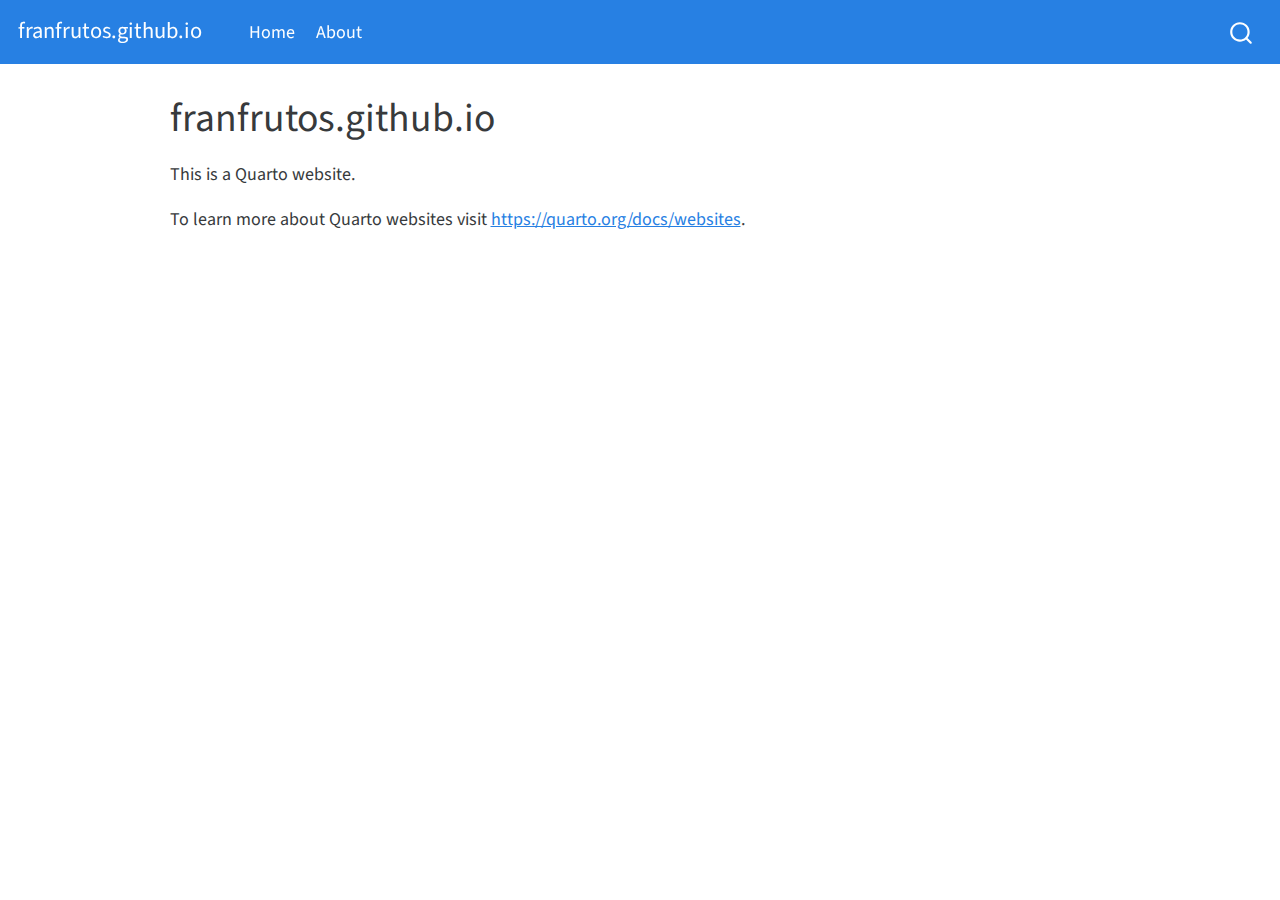
<file: _site/index.html>
<!DOCTYPE html>
<html xmlns="http://www.w3.org/1999/xhtml" lang="en" xml:lang="en"><head>

<meta charset="utf-8">
<meta name="generator" content="quarto-1.2.269">

<meta name="viewport" content="width=device-width, initial-scale=1.0, user-scalable=yes">


<title>franfrutos.github.io</title>
<style>
code{white-space: pre-wrap;}
span.smallcaps{font-variant: small-caps;}
div.columns{display: flex; gap: min(4vw, 1.5em);}
div.column{flex: auto; overflow-x: auto;}
div.hanging-indent{margin-left: 1.5em; text-indent: -1.5em;}
ul.task-list{list-style: none;}
ul.task-list li input[type="checkbox"] {
  width: 0.8em;
  margin: 0 0.8em 0.2em -1.6em;
  vertical-align: middle;
}
</style>


<script src="site_libs/quarto-nav/quarto-nav.js"></script>
<script src="site_libs/quarto-nav/headroom.min.js"></script>
<script src="site_libs/clipboard/clipboard.min.js"></script>
<script src="site_libs/quarto-search/autocomplete.umd.js"></script>
<script src="site_libs/quarto-search/fuse.min.js"></script>
<script src="site_libs/quarto-search/quarto-search.js"></script>
<meta name="quarto:offset" content="./">
<script src="site_libs/quarto-html/quarto.js"></script>
<script src="site_libs/quarto-html/popper.min.js"></script>
<script src="site_libs/quarto-html/tippy.umd.min.js"></script>
<script src="site_libs/quarto-html/anchor.min.js"></script>
<link href="site_libs/quarto-html/tippy.css" rel="stylesheet">
<link href="site_libs/quarto-html/quarto-syntax-highlighting.css" rel="stylesheet" id="quarto-text-highlighting-styles">
<script src="site_libs/bootstrap/bootstrap.min.js"></script>
<link href="site_libs/bootstrap/bootstrap-icons.css" rel="stylesheet">
<link href="site_libs/bootstrap/bootstrap.min.css" rel="stylesheet" id="quarto-bootstrap" data-mode="light">
<script id="quarto-search-options" type="application/json">{
  "location": "navbar",
  "copy-button": false,
  "collapse-after": 3,
  "panel-placement": "end",
  "type": "overlay",
  "limit": 20,
  "language": {
    "search-no-results-text": "No results",
    "search-matching-documents-text": "matching documents",
    "search-copy-link-title": "Copy link to search",
    "search-hide-matches-text": "Hide additional matches",
    "search-more-match-text": "more match in this document",
    "search-more-matches-text": "more matches in this document",
    "search-clear-button-title": "Clear",
    "search-detached-cancel-button-title": "Cancel",
    "search-submit-button-title": "Submit"
  }
}</script>


<link rel="stylesheet" href="styles.css">
</head>

<body class="nav-fixed">

<div id="quarto-search-results"></div>
  <header id="quarto-header" class="headroom fixed-top">
    <nav class="navbar navbar-expand-lg navbar-dark ">
      <div class="navbar-container container-fluid">
      <div class="navbar-brand-container">
    <a class="navbar-brand" href="./index.html">
    <span class="navbar-title">franfrutos.github.io</span>
    </a>
  </div>
          <button class="navbar-toggler" type="button" data-bs-toggle="collapse" data-bs-target="#navbarCollapse" aria-controls="navbarCollapse" aria-expanded="false" aria-label="Toggle navigation" onclick="if (window.quartoToggleHeadroom) { window.quartoToggleHeadroom(); }">
  <span class="navbar-toggler-icon"></span>
</button>
          <div class="collapse navbar-collapse" id="navbarCollapse">
            <ul class="navbar-nav navbar-nav-scroll me-auto">
  <li class="nav-item">
    <a class="nav-link active" href="./index.html" aria-current="page">
 <span class="menu-text">Home</span></a>
  </li>  
  <li class="nav-item">
    <a class="nav-link" href="./about.html">
 <span class="menu-text">About</span></a>
  </li>  
</ul>
              <div id="quarto-search" class="" title="Search"></div>
          </div> <!-- /navcollapse -->
      </div> <!-- /container-fluid -->
    </nav>
</header>
<!-- content -->
<div id="quarto-content" class="quarto-container page-columns page-rows-contents page-layout-article page-navbar">
<!-- sidebar -->
<!-- margin-sidebar -->
    <div id="quarto-margin-sidebar" class="sidebar margin-sidebar">
        
    </div>
<!-- main -->
<main class="content" id="quarto-document-content">

<header id="title-block-header" class="quarto-title-block default">
<div class="quarto-title">
<h1 class="title">franfrutos.github.io</h1>
</div>



<div class="quarto-title-meta">

    
  
    
  </div>
  

</header>

<p>This is a Quarto website.</p>
<p>To learn more about Quarto websites visit <a href="https://quarto.org/docs/websites" class="uri">https://quarto.org/docs/websites</a>.</p>



</main> <!-- /main -->
<script id="quarto-html-after-body" type="application/javascript">
window.document.addEventListener("DOMContentLoaded", function (event) {
  const toggleBodyColorMode = (bsSheetEl) => {
    const mode = bsSheetEl.getAttribute("data-mode");
    const bodyEl = window.document.querySelector("body");
    if (mode === "dark") {
      bodyEl.classList.add("quarto-dark");
      bodyEl.classList.remove("quarto-light");
    } else {
      bodyEl.classList.add("quarto-light");
      bodyEl.classList.remove("quarto-dark");
    }
  }
  const toggleBodyColorPrimary = () => {
    const bsSheetEl = window.document.querySelector("link#quarto-bootstrap");
    if (bsSheetEl) {
      toggleBodyColorMode(bsSheetEl);
    }
  }
  toggleBodyColorPrimary();  
  const icon = "";
  const anchorJS = new window.AnchorJS();
  anchorJS.options = {
    placement: 'right',
    icon: icon
  };
  anchorJS.add('.anchored');
  const clipboard = new window.ClipboardJS('.code-copy-button', {
    target: function(trigger) {
      return trigger.previousElementSibling;
    }
  });
  clipboard.on('success', function(e) {
    // button target
    const button = e.trigger;
    // don't keep focus
    button.blur();
    // flash "checked"
    button.classList.add('code-copy-button-checked');
    var currentTitle = button.getAttribute("title");
    button.setAttribute("title", "Copied!");
    let tooltip;
    if (window.bootstrap) {
      button.setAttribute("data-bs-toggle", "tooltip");
      button.setAttribute("data-bs-placement", "left");
      button.setAttribute("data-bs-title", "Copied!");
      tooltip = new bootstrap.Tooltip(button, 
        { trigger: "manual", 
          customClass: "code-copy-button-tooltip",
          offset: [0, -8]});
      tooltip.show();    
    }
    setTimeout(function() {
      if (tooltip) {
        tooltip.hide();
        button.removeAttribute("data-bs-title");
        button.removeAttribute("data-bs-toggle");
        button.removeAttribute("data-bs-placement");
      }
      button.setAttribute("title", currentTitle);
      button.classList.remove('code-copy-button-checked');
    }, 1000);
    // clear code selection
    e.clearSelection();
  });
  function tippyHover(el, contentFn) {
    const config = {
      allowHTML: true,
      content: contentFn,
      maxWidth: 500,
      delay: 100,
      arrow: false,
      appendTo: function(el) {
          return el.parentElement;
      },
      interactive: true,
      interactiveBorder: 10,
      theme: 'quarto',
      placement: 'bottom-start'
    };
    window.tippy(el, config); 
  }
  const noterefs = window.document.querySelectorAll('a[role="doc-noteref"]');
  for (var i=0; i<noterefs.length; i++) {
    const ref = noterefs[i];
    tippyHover(ref, function() {
      // use id or data attribute instead here
      let href = ref.getAttribute('data-footnote-href') || ref.getAttribute('href');
      try { href = new URL(href).hash; } catch {}
      const id = href.replace(/^#\/?/, "");
      const note = window.document.getElementById(id);
      return note.innerHTML;
    });
  }
  const findCites = (el) => {
    const parentEl = el.parentElement;
    if (parentEl) {
      const cites = parentEl.dataset.cites;
      if (cites) {
        return {
          el,
          cites: cites.split(' ')
        };
      } else {
        return findCites(el.parentElement)
      }
    } else {
      return undefined;
    }
  };
  var bibliorefs = window.document.querySelectorAll('a[role="doc-biblioref"]');
  for (var i=0; i<bibliorefs.length; i++) {
    const ref = bibliorefs[i];
    const citeInfo = findCites(ref);
    if (citeInfo) {
      tippyHover(citeInfo.el, function() {
        var popup = window.document.createElement('div');
        citeInfo.cites.forEach(function(cite) {
          var citeDiv = window.document.createElement('div');
          citeDiv.classList.add('hanging-indent');
          citeDiv.classList.add('csl-entry');
          var biblioDiv = window.document.getElementById('ref-' + cite);
          if (biblioDiv) {
            citeDiv.innerHTML = biblioDiv.innerHTML;
          }
          popup.appendChild(citeDiv);
        });
        return popup.innerHTML;
      });
    }
  }
});
</script>
</div> <!-- /content -->



</body></html>
</file>
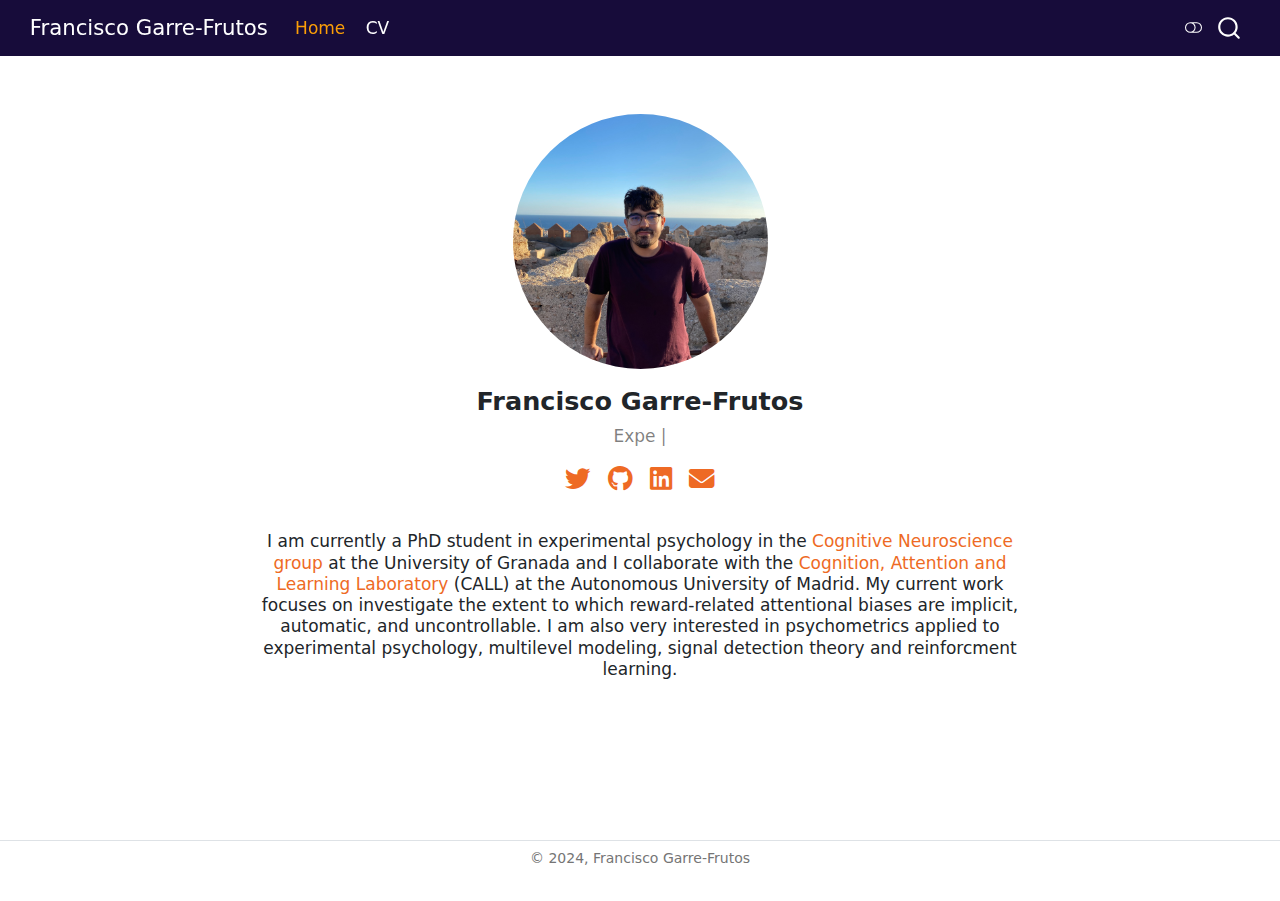
<file: docs/index.html>
<!DOCTYPE html>
<html xmlns="http://www.w3.org/1999/xhtml" lang="en" xml:lang="en"><head>

<meta charset="utf-8">
<meta name="generator" content="quarto-1.5.55">

<meta name="viewport" content="width=device-width, initial-scale=1.0, user-scalable=yes">


<title>Francisco Garre-Frutos</title>
<style>
code{white-space: pre-wrap;}
span.smallcaps{font-variant: small-caps;}
div.columns{display: flex; gap: min(4vw, 1.5em);}
div.column{flex: auto; overflow-x: auto;}
div.hanging-indent{margin-left: 1.5em; text-indent: -1.5em;}
ul.task-list{list-style: none;}
ul.task-list li input[type="checkbox"] {
  width: 0.8em;
  margin: 0 0.8em 0.2em -1em; /* quarto-specific, see https://github.com/quarto-dev/quarto-cli/issues/4556 */ 
  vertical-align: middle;
}
</style>


<script src="site_libs/quarto-nav/quarto-nav.js"></script>
<script src="site_libs/quarto-nav/headroom.min.js"></script>
<script src="site_libs/clipboard/clipboard.min.js"></script>
<script src="site_libs/quarto-search/autocomplete.umd.js"></script>
<script src="site_libs/quarto-search/fuse.min.js"></script>
<script src="site_libs/quarto-search/quarto-search.js"></script>
<meta name="quarto:offset" content="./">
<link href="./source/favicon-32.png" rel="icon" type="image/png">
<script src="site_libs/quarto-html/quarto.js"></script>
<script src="site_libs/quarto-html/popper.min.js"></script>
<script src="site_libs/quarto-html/tippy.umd.min.js"></script>
<link href="site_libs/quarto-html/tippy.css" rel="stylesheet">
<link href="site_libs/quarto-html/quarto-syntax-highlighting.css" rel="stylesheet" class="quarto-color-scheme" id="quarto-text-highlighting-styles">
<link href="site_libs/quarto-html/quarto-syntax-highlighting-dark.css" rel="prefetch" class="quarto-color-scheme quarto-color-alternate" id="quarto-text-highlighting-styles">
<script src="site_libs/bootstrap/bootstrap.min.js"></script>
<link href="site_libs/bootstrap/bootstrap-icons.css" rel="stylesheet">
<link href="site_libs/bootstrap/bootstrap.min.css" rel="stylesheet" class="quarto-color-scheme" id="quarto-bootstrap" data-mode="light">
<link href="site_libs/bootstrap/bootstrap-dark.min.css" rel="prefetch" class="quarto-color-scheme quarto-color-alternate" id="quarto-bootstrap" data-mode="dark">
<link href="site_libs/quarto-contrib/fontawesome6-0.1.0/all.css" rel="stylesheet">
<link href="site_libs/quarto-contrib/fontawesome6-0.1.0/latex-fontsize.css" rel="stylesheet">
<script id="quarto-search-options" type="application/json">{
  "location": "navbar",
  "copy-button": false,
  "collapse-after": 3,
  "panel-placement": "end",
  "type": "overlay",
  "limit": 50,
  "keyboard-shortcut": [
    "f",
    "/",
    "s"
  ],
  "show-item-context": false,
  "language": {
    "search-no-results-text": "No results",
    "search-matching-documents-text": "matching documents",
    "search-copy-link-title": "Copy link to search",
    "search-hide-matches-text": "Hide additional matches",
    "search-more-match-text": "more match in this document",
    "search-more-matches-text": "more matches in this document",
    "search-clear-button-title": "Clear",
    "search-text-placeholder": "",
    "search-detached-cancel-button-title": "Cancel",
    "search-submit-button-title": "Submit",
    "search-label": "Search"
  }
}</script>


</head>

<body class="floating nav-fixed fullcontent">

<div id="quarto-search-results"></div>
  <header id="quarto-header" class="headroom fixed-top">
    <nav class="navbar navbar-expand-lg " data-bs-theme="dark">
      <div class="navbar-container container-fluid">
      <div class="navbar-brand-container mx-auto">
    <a class="navbar-brand" href="./index.html">
    <span class="navbar-title">Francisco Garre-Frutos</span>
    </a>
  </div>
            <div id="quarto-search" class="" title="Search"></div>
          <button class="navbar-toggler" type="button" data-bs-toggle="collapse" data-bs-target="#navbarCollapse" aria-controls="navbarCollapse" role="menu" aria-expanded="false" aria-label="Toggle navigation" onclick="if (window.quartoToggleHeadroom) { window.quartoToggleHeadroom(); }">
  <span class="navbar-toggler-icon"></span>
</button>
          <div class="collapse navbar-collapse" id="navbarCollapse">
            <ul class="navbar-nav navbar-nav-scroll me-auto">
  <li class="nav-item">
    <a class="nav-link active" href="./index.html" aria-current="page"> 
<span class="menu-text">Home</span></a>
  </li>  
  <li class="nav-item">
    <a class="nav-link" href="./CV.html"> 
<span class="menu-text">CV</span></a>
  </li>  
</ul>
          </div> <!-- /navcollapse -->
            <div class="quarto-navbar-tools">
  <a href="" class="quarto-color-scheme-toggle quarto-navigation-tool  px-1" onclick="window.quartoToggleColorScheme(); return false;" title="Toggle dark mode"><i class="bi"></i></a>
</div>
      </div> <!-- /container-fluid -->
    </nav>
</header>
<!-- content -->
<div id="quarto-content" class="quarto-container page-layout-custom page-navbar">
<!-- sidebar -->
  <nav id="quarto-sidebar" class="sidebar collapse collapse-horizontal quarto-sidebar-collapse-item sidebar-navigation floating overflow-auto">
    
</nav>
<div id="quarto-sidebar-glass" class="quarto-sidebar-collapse-item" data-bs-toggle="collapse" data-bs-target=".quarto-sidebar-collapse-item"></div>
<!-- margin-sidebar -->
<!-- main -->




<div id="home">
<div class="about">
  <img class="rounded-circle myself" src="./source/myself_main.jpeg" alt="?meta:website.title">
<div id="presentation">
<div class="presentation-text">Francisco Garre-Frutos</div>
<div id="recursive-text">Experimental psychologist.</div>
<script>
const it_text = document.getElementById("recursive-text");
const it_list = ["Experimental Psychologist.", "Cognitive Neuroscientist.", "Ph.D. student."];
console.log(it_text);
let counter = 0, step = 150, current_text, char_pos = 0, adding = true;

const typewriter = () => {
    setTimeout(() => {
        current_text = it_list[counter];
        if (current_text.slice(0, char_pos) == "") {
          it_text.textContent = " ";
        } else {
          it_text.textContent = current_text.slice(0, char_pos);
        }
        if (adding) {
            if (char_pos >= current_text.length) {
                adding = false;
                setTimeout(() => {
                    typewriter();
                }, 1000);
                return;
            } else {
              char_pos++;
            }
        } else {
            if (char_pos == 0) {
                adding = true;
                counter = (counter < 2)? counter+1: 0;
                current_text = it_list[counter];
            } else {
                char_pos--;
            }
        }
        typewriter();
    }, step)
}

typewriter();

</script>
<div class="network-icon">
<!-- Truco extrañisimo. Para que font awesome funcione en un code block de html es necesario poner un shortcode referenciando lo que se va a utilizar-->

<a href="https://twitter.com/Fran_gfr"><i class="fa-brands fa-twitter fa-xl" aria-label="twitter"></i></a>
<a href="https://github.com/franfrutos"><i class="fa-brands fa-github fa-xl" aria-label="github"></i></a>
<a href="https://www.linkedin.com/in/francisco-garre-frutos-462070129/"><i class="fa-brands fa-linkedin fa-xl" aria-label="linkedin"></i></a><a href="mailto:fgfrutos@gmail.com"><i class="fa-solid fa-envelope fa-xl" aria-label="envelope"></i></a>
</div>
</div>
<div id="about">
<p><br> I am currently a PhD student in experimental psychology in the <a href="https://cimcyc.ugr.es/investigacion/grupos/hum379">Cognitive Neuroscience group</a> at the University of Granada and I collaborate with the <a href="https://calluam.wordpress.com/quienes-somos/">Cognition, Attention and Learning Laboratory</a> (CALL) at the Autonomous University of Madrid. My current work focuses on investigate the extent to which reward-related attentional biases are implicit, automatic, and uncontrollable. I am also very interested in psychometrics applied to experimental psychology, multilevel modeling, signal detection theory and reinforcment learning.</p>
</div>
</div>


</div>


<script id="quarto-html-after-body" type="application/javascript">
window.document.addEventListener("DOMContentLoaded", function (event) {
  const toggleBodyColorMode = (bsSheetEl) => {
    const mode = bsSheetEl.getAttribute("data-mode");
    const bodyEl = window.document.querySelector("body");
    if (mode === "dark") {
      bodyEl.classList.add("quarto-dark");
      bodyEl.classList.remove("quarto-light");
    } else {
      bodyEl.classList.add("quarto-light");
      bodyEl.classList.remove("quarto-dark");
    }
  }
  const toggleBodyColorPrimary = () => {
    const bsSheetEl = window.document.querySelector("link#quarto-bootstrap");
    if (bsSheetEl) {
      toggleBodyColorMode(bsSheetEl);
    }
  }
  toggleBodyColorPrimary();  
  const disableStylesheet = (stylesheets) => {
    for (let i=0; i < stylesheets.length; i++) {
      const stylesheet = stylesheets[i];
      stylesheet.rel = 'prefetch';
    }
  }
  const enableStylesheet = (stylesheets) => {
    for (let i=0; i < stylesheets.length; i++) {
      const stylesheet = stylesheets[i];
      stylesheet.rel = 'stylesheet';
    }
  }
  const manageTransitions = (selector, allowTransitions) => {
    const els = window.document.querySelectorAll(selector);
    for (let i=0; i < els.length; i++) {
      const el = els[i];
      if (allowTransitions) {
        el.classList.remove('notransition');
      } else {
        el.classList.add('notransition');
      }
    }
  }
  const toggleGiscusIfUsed = (isAlternate, darkModeDefault) => {
    const baseTheme = document.querySelector('#giscus-base-theme')?.value ?? 'light';
    const alternateTheme = document.querySelector('#giscus-alt-theme')?.value ?? 'dark';
    let newTheme = '';
    if(darkModeDefault) {
      newTheme = isAlternate ? baseTheme : alternateTheme;
    } else {
      newTheme = isAlternate ? alternateTheme : baseTheme;
    }
    const changeGiscusTheme = () => {
      // From: https://github.com/giscus/giscus/issues/336
      const sendMessage = (message) => {
        const iframe = document.querySelector('iframe.giscus-frame');
        if (!iframe) return;
        iframe.contentWindow.postMessage({ giscus: message }, 'https://giscus.app');
      }
      sendMessage({
        setConfig: {
          theme: newTheme
        }
      });
    }
    const isGiscussLoaded = window.document.querySelector('iframe.giscus-frame') !== null;
    if (isGiscussLoaded) {
      changeGiscusTheme();
    }
  }
  const toggleColorMode = (alternate) => {
    // Switch the stylesheets
    const alternateStylesheets = window.document.querySelectorAll('link.quarto-color-scheme.quarto-color-alternate');
    manageTransitions('#quarto-margin-sidebar .nav-link', false);
    if (alternate) {
      enableStylesheet(alternateStylesheets);
      for (const sheetNode of alternateStylesheets) {
        if (sheetNode.id === "quarto-bootstrap") {
          toggleBodyColorMode(sheetNode);
        }
      }
    } else {
      disableStylesheet(alternateStylesheets);
      toggleBodyColorPrimary();
    }
    manageTransitions('#quarto-margin-sidebar .nav-link', true);
    // Switch the toggles
    const toggles = window.document.querySelectorAll('.quarto-color-scheme-toggle');
    for (let i=0; i < toggles.length; i++) {
      const toggle = toggles[i];
      if (toggle) {
        if (alternate) {
          toggle.classList.add("alternate");     
        } else {
          toggle.classList.remove("alternate");
        }
      }
    }
    // Hack to workaround the fact that safari doesn't
    // properly recolor the scrollbar when toggling (#1455)
    if (navigator.userAgent.indexOf('Safari') > 0 && navigator.userAgent.indexOf('Chrome') == -1) {
      manageTransitions("body", false);
      window.scrollTo(0, 1);
      setTimeout(() => {
        window.scrollTo(0, 0);
        manageTransitions("body", true);
      }, 40);  
    }
  }
  const isFileUrl = () => { 
    return window.location.protocol === 'file:';
  }
  const hasAlternateSentinel = () => {  
    let styleSentinel = getColorSchemeSentinel();
    if (styleSentinel !== null) {
      return styleSentinel === "alternate";
    } else {
      return false;
    }
  }
  const setStyleSentinel = (alternate) => {
    const value = alternate ? "alternate" : "default";
    if (!isFileUrl()) {
      window.localStorage.setItem("quarto-color-scheme", value);
    } else {
      localAlternateSentinel = value;
    }
  }
  const getColorSchemeSentinel = () => {
    if (!isFileUrl()) {
      const storageValue = window.localStorage.getItem("quarto-color-scheme");
      return storageValue != null ? storageValue : localAlternateSentinel;
    } else {
      return localAlternateSentinel;
    }
  }
  const darkModeDefault = false;
  let localAlternateSentinel = darkModeDefault ? 'alternate' : 'default';
  // Dark / light mode switch
  window.quartoToggleColorScheme = () => {
    // Read the current dark / light value 
    let toAlternate = !hasAlternateSentinel();
    toggleColorMode(toAlternate);
    setStyleSentinel(toAlternate);
    toggleGiscusIfUsed(toAlternate, darkModeDefault);
  };
  // Ensure there is a toggle, if there isn't float one in the top right
  if (window.document.querySelector('.quarto-color-scheme-toggle') === null) {
    const a = window.document.createElement('a');
    a.classList.add('top-right');
    a.classList.add('quarto-color-scheme-toggle');
    a.href = "";
    a.onclick = function() { try { window.quartoToggleColorScheme(); } catch {} return false; };
    const i = window.document.createElement("i");
    i.classList.add('bi');
    a.appendChild(i);
    window.document.body.appendChild(a);
  }
  // Switch to dark mode if need be
  if (hasAlternateSentinel()) {
    toggleColorMode(true);
  } else {
    toggleColorMode(false);
  }
  const isCodeAnnotation = (el) => {
    for (const clz of el.classList) {
      if (clz.startsWith('code-annotation-')) {                     
        return true;
      }
    }
    return false;
  }
  const onCopySuccess = function(e) {
    // button target
    const button = e.trigger;
    // don't keep focus
    button.blur();
    // flash "checked"
    button.classList.add('code-copy-button-checked');
    var currentTitle = button.getAttribute("title");
    button.setAttribute("title", "Copied!");
    let tooltip;
    if (window.bootstrap) {
      button.setAttribute("data-bs-toggle", "tooltip");
      button.setAttribute("data-bs-placement", "left");
      button.setAttribute("data-bs-title", "Copied!");
      tooltip = new bootstrap.Tooltip(button, 
        { trigger: "manual", 
          customClass: "code-copy-button-tooltip",
          offset: [0, -8]});
      tooltip.show();    
    }
    setTimeout(function() {
      if (tooltip) {
        tooltip.hide();
        button.removeAttribute("data-bs-title");
        button.removeAttribute("data-bs-toggle");
        button.removeAttribute("data-bs-placement");
      }
      button.setAttribute("title", currentTitle);
      button.classList.remove('code-copy-button-checked');
    }, 1000);
    // clear code selection
    e.clearSelection();
  }
  const getTextToCopy = function(trigger) {
      const codeEl = trigger.previousElementSibling.cloneNode(true);
      for (const childEl of codeEl.children) {
        if (isCodeAnnotation(childEl)) {
          childEl.remove();
        }
      }
      return codeEl.innerText;
  }
  const clipboard = new window.ClipboardJS('.code-copy-button:not([data-in-quarto-modal])', {
    text: getTextToCopy
  });
  clipboard.on('success', onCopySuccess);
  if (window.document.getElementById('quarto-embedded-source-code-modal')) {
    // For code content inside modals, clipBoardJS needs to be initialized with a container option
    // TODO: Check when it could be a function (https://github.com/zenorocha/clipboard.js/issues/860)
    const clipboardModal = new window.ClipboardJS('.code-copy-button[data-in-quarto-modal]', {
      text: getTextToCopy,
      container: window.document.getElementById('quarto-embedded-source-code-modal')
    });
    clipboardModal.on('success', onCopySuccess);
  }
    var localhostRegex = new RegExp(/^(?:http|https):\/\/localhost\:?[0-9]*\//);
    var mailtoRegex = new RegExp(/^mailto:/);
      var filterRegex = new RegExp('/' + window.location.host + '/');
    var isInternal = (href) => {
        return filterRegex.test(href) || localhostRegex.test(href) || mailtoRegex.test(href);
    }
    // Inspect non-navigation links and adorn them if external
 	var links = window.document.querySelectorAll('a[href]:not(.nav-link):not(.navbar-brand):not(.toc-action):not(.sidebar-link):not(.sidebar-item-toggle):not(.pagination-link):not(.no-external):not([aria-hidden]):not(.dropdown-item):not(.quarto-navigation-tool):not(.about-link)');
    for (var i=0; i<links.length; i++) {
      const link = links[i];
      if (!isInternal(link.href)) {
        // undo the damage that might have been done by quarto-nav.js in the case of
        // links that we want to consider external
        if (link.dataset.originalHref !== undefined) {
          link.href = link.dataset.originalHref;
        }
          // target, if specified
          link.setAttribute("target", "_blank");
          if (link.getAttribute("rel") === null) {
            link.setAttribute("rel", "noopener");
          }
      }
    }
  function tippyHover(el, contentFn, onTriggerFn, onUntriggerFn) {
    const config = {
      allowHTML: true,
      maxWidth: 500,
      delay: 100,
      arrow: false,
      appendTo: function(el) {
          return el.parentElement;
      },
      interactive: true,
      interactiveBorder: 10,
      theme: 'quarto',
      placement: 'bottom-start',
    };
    if (contentFn) {
      config.content = contentFn;
    }
    if (onTriggerFn) {
      config.onTrigger = onTriggerFn;
    }
    if (onUntriggerFn) {
      config.onUntrigger = onUntriggerFn;
    }
    window.tippy(el, config); 
  }
  const noterefs = window.document.querySelectorAll('a[role="doc-noteref"]');
  for (var i=0; i<noterefs.length; i++) {
    const ref = noterefs[i];
    tippyHover(ref, function() {
      // use id or data attribute instead here
      let href = ref.getAttribute('data-footnote-href') || ref.getAttribute('href');
      try { href = new URL(href).hash; } catch {}
      const id = href.replace(/^#\/?/, "");
      const note = window.document.getElementById(id);
      if (note) {
        return note.innerHTML;
      } else {
        return "";
      }
    });
  }
  const xrefs = window.document.querySelectorAll('a.quarto-xref');
  const processXRef = (id, note) => {
    // Strip column container classes
    const stripColumnClz = (el) => {
      el.classList.remove("page-full", "page-columns");
      if (el.children) {
        for (const child of el.children) {
          stripColumnClz(child);
        }
      }
    }
    stripColumnClz(note)
    if (id === null || id.startsWith('sec-')) {
      // Special case sections, only their first couple elements
      const container = document.createElement("div");
      if (note.children && note.children.length > 2) {
        container.appendChild(note.children[0].cloneNode(true));
        for (let i = 1; i < note.children.length; i++) {
          const child = note.children[i];
          if (child.tagName === "P" && child.innerText === "") {
            continue;
          } else {
            container.appendChild(child.cloneNode(true));
            break;
          }
        }
        if (window.Quarto?.typesetMath) {
          window.Quarto.typesetMath(container);
        }
        return container.innerHTML
      } else {
        if (window.Quarto?.typesetMath) {
          window.Quarto.typesetMath(note);
        }
        return note.innerHTML;
      }
    } else {
      // Remove any anchor links if they are present
      const anchorLink = note.querySelector('a.anchorjs-link');
      if (anchorLink) {
        anchorLink.remove();
      }
      if (window.Quarto?.typesetMath) {
        window.Quarto.typesetMath(note);
      }
      // TODO in 1.5, we should make sure this works without a callout special case
      if (note.classList.contains("callout")) {
        return note.outerHTML;
      } else {
        return note.innerHTML;
      }
    }
  }
  for (var i=0; i<xrefs.length; i++) {
    const xref = xrefs[i];
    tippyHover(xref, undefined, function(instance) {
      instance.disable();
      let url = xref.getAttribute('href');
      let hash = undefined; 
      if (url.startsWith('#')) {
        hash = url;
      } else {
        try { hash = new URL(url).hash; } catch {}
      }
      if (hash) {
        const id = hash.replace(/^#\/?/, "");
        const note = window.document.getElementById(id);
        if (note !== null) {
          try {
            const html = processXRef(id, note.cloneNode(true));
            instance.setContent(html);
          } finally {
            instance.enable();
            instance.show();
          }
        } else {
          // See if we can fetch this
          fetch(url.split('#')[0])
          .then(res => res.text())
          .then(html => {
            const parser = new DOMParser();
            const htmlDoc = parser.parseFromString(html, "text/html");
            const note = htmlDoc.getElementById(id);
            if (note !== null) {
              const html = processXRef(id, note);
              instance.setContent(html);
            } 
          }).finally(() => {
            instance.enable();
            instance.show();
          });
        }
      } else {
        // See if we can fetch a full url (with no hash to target)
        // This is a special case and we should probably do some content thinning / targeting
        fetch(url)
        .then(res => res.text())
        .then(html => {
          const parser = new DOMParser();
          const htmlDoc = parser.parseFromString(html, "text/html");
          const note = htmlDoc.querySelector('main.content');
          if (note !== null) {
            // This should only happen for chapter cross references
            // (since there is no id in the URL)
            // remove the first header
            if (note.children.length > 0 && note.children[0].tagName === "HEADER") {
              note.children[0].remove();
            }
            const html = processXRef(null, note);
            instance.setContent(html);
          } 
        }).finally(() => {
          instance.enable();
          instance.show();
        });
      }
    }, function(instance) {
    });
  }
      let selectedAnnoteEl;
      const selectorForAnnotation = ( cell, annotation) => {
        let cellAttr = 'data-code-cell="' + cell + '"';
        let lineAttr = 'data-code-annotation="' +  annotation + '"';
        const selector = 'span[' + cellAttr + '][' + lineAttr + ']';
        return selector;
      }
      const selectCodeLines = (annoteEl) => {
        const doc = window.document;
        const targetCell = annoteEl.getAttribute("data-target-cell");
        const targetAnnotation = annoteEl.getAttribute("data-target-annotation");
        const annoteSpan = window.document.querySelector(selectorForAnnotation(targetCell, targetAnnotation));
        const lines = annoteSpan.getAttribute("data-code-lines").split(",");
        const lineIds = lines.map((line) => {
          return targetCell + "-" + line;
        })
        let top = null;
        let height = null;
        let parent = null;
        if (lineIds.length > 0) {
            //compute the position of the single el (top and bottom and make a div)
            const el = window.document.getElementById(lineIds[0]);
            top = el.offsetTop;
            height = el.offsetHeight;
            parent = el.parentElement.parentElement;
          if (lineIds.length > 1) {
            const lastEl = window.document.getElementById(lineIds[lineIds.length - 1]);
            const bottom = lastEl.offsetTop + lastEl.offsetHeight;
            height = bottom - top;
          }
          if (top !== null && height !== null && parent !== null) {
            // cook up a div (if necessary) and position it 
            let div = window.document.getElementById("code-annotation-line-highlight");
            if (div === null) {
              div = window.document.createElement("div");
              div.setAttribute("id", "code-annotation-line-highlight");
              div.style.position = 'absolute';
              parent.appendChild(div);
            }
            div.style.top = top - 2 + "px";
            div.style.height = height + 4 + "px";
            div.style.left = 0;
            let gutterDiv = window.document.getElementById("code-annotation-line-highlight-gutter");
            if (gutterDiv === null) {
              gutterDiv = window.document.createElement("div");
              gutterDiv.setAttribute("id", "code-annotation-line-highlight-gutter");
              gutterDiv.style.position = 'absolute';
              const codeCell = window.document.getElementById(targetCell);
              const gutter = codeCell.querySelector('.code-annotation-gutter');
              gutter.appendChild(gutterDiv);
            }
            gutterDiv.style.top = top - 2 + "px";
            gutterDiv.style.height = height + 4 + "px";
          }
          selectedAnnoteEl = annoteEl;
        }
      };
      const unselectCodeLines = () => {
        const elementsIds = ["code-annotation-line-highlight", "code-annotation-line-highlight-gutter"];
        elementsIds.forEach((elId) => {
          const div = window.document.getElementById(elId);
          if (div) {
            div.remove();
          }
        });
        selectedAnnoteEl = undefined;
      };
        // Handle positioning of the toggle
    window.addEventListener(
      "resize",
      throttle(() => {
        elRect = undefined;
        if (selectedAnnoteEl) {
          selectCodeLines(selectedAnnoteEl);
        }
      }, 10)
    );
    function throttle(fn, ms) {
    let throttle = false;
    let timer;
      return (...args) => {
        if(!throttle) { // first call gets through
            fn.apply(this, args);
            throttle = true;
        } else { // all the others get throttled
            if(timer) clearTimeout(timer); // cancel #2
            timer = setTimeout(() => {
              fn.apply(this, args);
              timer = throttle = false;
            }, ms);
        }
      };
    }
      // Attach click handler to the DT
      const annoteDls = window.document.querySelectorAll('dt[data-target-cell]');
      for (const annoteDlNode of annoteDls) {
        annoteDlNode.addEventListener('click', (event) => {
          const clickedEl = event.target;
          if (clickedEl !== selectedAnnoteEl) {
            unselectCodeLines();
            const activeEl = window.document.querySelector('dt[data-target-cell].code-annotation-active');
            if (activeEl) {
              activeEl.classList.remove('code-annotation-active');
            }
            selectCodeLines(clickedEl);
            clickedEl.classList.add('code-annotation-active');
          } else {
            // Unselect the line
            unselectCodeLines();
            clickedEl.classList.remove('code-annotation-active');
          }
        });
      }
  const findCites = (el) => {
    const parentEl = el.parentElement;
    if (parentEl) {
      const cites = parentEl.dataset.cites;
      if (cites) {
        return {
          el,
          cites: cites.split(' ')
        };
      } else {
        return findCites(el.parentElement)
      }
    } else {
      return undefined;
    }
  };
  var bibliorefs = window.document.querySelectorAll('a[role="doc-biblioref"]');
  for (var i=0; i<bibliorefs.length; i++) {
    const ref = bibliorefs[i];
    const citeInfo = findCites(ref);
    if (citeInfo) {
      tippyHover(citeInfo.el, function() {
        var popup = window.document.createElement('div');
        citeInfo.cites.forEach(function(cite) {
          var citeDiv = window.document.createElement('div');
          citeDiv.classList.add('hanging-indent');
          citeDiv.classList.add('csl-entry');
          var biblioDiv = window.document.getElementById('ref-' + cite);
          if (biblioDiv) {
            citeDiv.innerHTML = biblioDiv.innerHTML;
          }
          popup.appendChild(citeDiv);
        });
        return popup.innerHTML;
      });
    }
  }
});
</script>
</div> <!-- /content -->
<footer class="footer">
  <div class="nav-footer">
    <div class="nav-footer-left">
      &nbsp;
    </div>   
    <div class="nav-footer-center">
<p><span>© 2024, Francisco Garre-Frutos</span></p>
</div>
    <div class="nav-footer-right">
      &nbsp;
    </div>
  </div>
</footer>




</body></html>
</file>
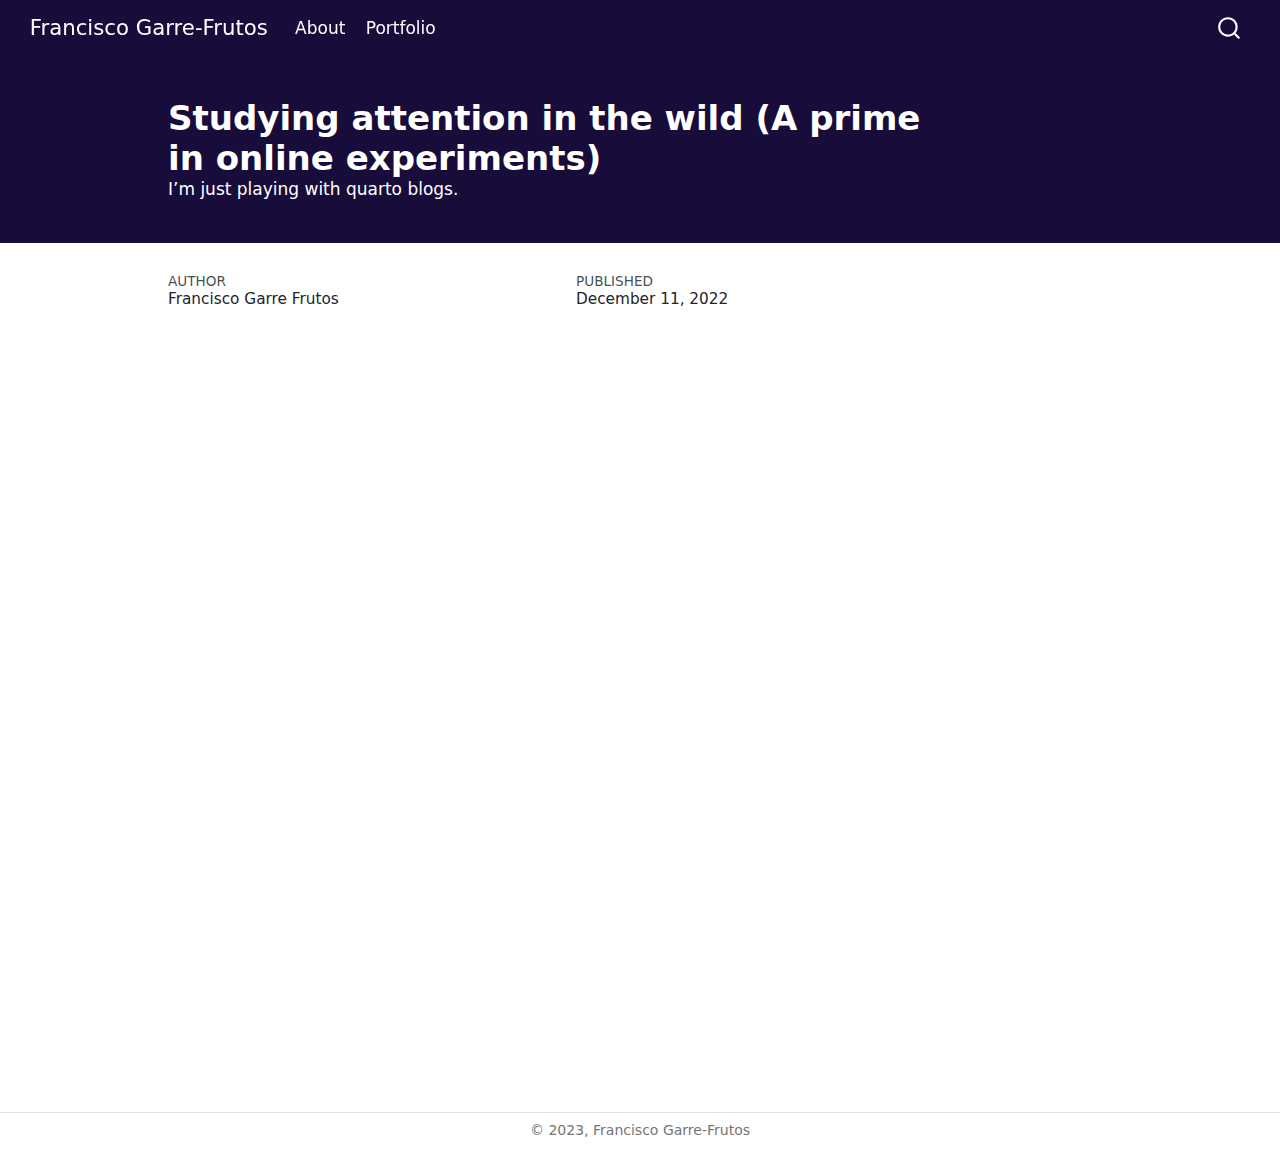
<file: docs/posts/2022/2022-12-11-first-post/index.html>
<!DOCTYPE html>
<html xmlns="http://www.w3.org/1999/xhtml" lang="en" xml:lang="en"><head>

<meta charset="utf-8">
<meta name="generator" content="quarto-1.2.269">

<meta name="viewport" content="width=device-width, initial-scale=1.0, user-scalable=yes">

<meta name="author" content="Francisco Garre Frutos">
<meta name="dcterms.date" content="2022-12-11">
<meta name="description" content="I’m just playing with quarto blogs.">

<title>Francisco Garre-Frutos - Studying attention in the wild (A prime in online experiments)</title>
<style>
code{white-space: pre-wrap;}
span.smallcaps{font-variant: small-caps;}
div.columns{display: flex; gap: min(4vw, 1.5em);}
div.column{flex: auto; overflow-x: auto;}
div.hanging-indent{margin-left: 1.5em; text-indent: -1.5em;}
ul.task-list{list-style: none;}
ul.task-list li input[type="checkbox"] {
  width: 0.8em;
  margin: 0 0.8em 0.2em -1.6em;
  vertical-align: middle;
}
</style>


<script src="../../../site_libs/quarto-nav/quarto-nav.js"></script>
<script src="../../../site_libs/quarto-nav/headroom.min.js"></script>
<script src="../../../site_libs/clipboard/clipboard.min.js"></script>
<script src="../../../site_libs/quarto-search/autocomplete.umd.js"></script>
<script src="../../../site_libs/quarto-search/fuse.min.js"></script>
<script src="../../../site_libs/quarto-search/quarto-search.js"></script>
<meta name="quarto:offset" content="../../../">
<link href="../../../source/favicon-32.png" rel="icon" type="image/png">
<script src="../../../site_libs/quarto-html/quarto.js"></script>
<script src="../../../site_libs/quarto-html/popper.min.js"></script>
<script src="../../../site_libs/quarto-html/tippy.umd.min.js"></script>
<script src="../../../site_libs/quarto-html/anchor.min.js"></script>
<link href="../../../site_libs/quarto-html/tippy.css" rel="stylesheet">
<link href="../../../site_libs/quarto-html/quarto-syntax-highlighting.css" rel="stylesheet" id="quarto-text-highlighting-styles">
<script src="../../../site_libs/bootstrap/bootstrap.min.js"></script>
<link href="../../../site_libs/bootstrap/bootstrap-icons.css" rel="stylesheet">
<link href="../../../site_libs/bootstrap/bootstrap.min.css" rel="stylesheet" id="quarto-bootstrap" data-mode="light">
<script id="quarto-search-options" type="application/json">{
  "location": "navbar",
  "copy-button": false,
  "collapse-after": 3,
  "panel-placement": "end",
  "type": "overlay",
  "limit": 20,
  "language": {
    "search-no-results-text": "No results",
    "search-matching-documents-text": "matching documents",
    "search-copy-link-title": "Copy link to search",
    "search-hide-matches-text": "Hide additional matches",
    "search-more-match-text": "more match in this document",
    "search-more-matches-text": "more matches in this document",
    "search-clear-button-title": "Clear",
    "search-detached-cancel-button-title": "Cancel",
    "search-submit-button-title": "Submit"
  }
}</script>


</head>

<body class="nav-fixed">

<div id="quarto-search-results"></div>
  <header id="quarto-header" class="headroom fixed-top">
    <nav class="navbar navbar-expand-lg navbar-dark ">
      <div class="navbar-container container-fluid">
      <div class="navbar-brand-container">
    <a class="navbar-brand" href="../../../index.html">
    <span class="navbar-title">Francisco Garre-Frutos</span>
    </a>
  </div>
          <button class="navbar-toggler" type="button" data-bs-toggle="collapse" data-bs-target="#navbarCollapse" aria-controls="navbarCollapse" aria-expanded="false" aria-label="Toggle navigation" onclick="if (window.quartoToggleHeadroom) { window.quartoToggleHeadroom(); }">
  <span class="navbar-toggler-icon"></span>
</button>
          <div class="collapse navbar-collapse" id="navbarCollapse">
            <ul class="navbar-nav navbar-nav-scroll me-auto">
  <li class="nav-item">
    <a class="nav-link" href="../../../index.html">
 <span class="menu-text">About</span></a>
  </li>  
  <li class="nav-item">
    <a class="nav-link" href="../../../posts.html">
 <span class="menu-text">Portfolio</span></a>
  </li>  
</ul>
              <div id="quarto-search" class="" title="Search"></div>
          </div> <!-- /navcollapse -->
      </div> <!-- /container-fluid -->
    </nav>
</header>
<!-- content -->
<header id="title-block-header" class="quarto-title-block default page-columns page-full">
  <div class="quarto-title-banner page-columns page-full">
    <div class="quarto-title column-body">
      <h1 class="title">Studying attention in the wild (A prime in online experiments)</h1>
                  <div>
        <div class="description">
          I’m just playing with quarto blogs.
        </div>
      </div>
                </div>
  </div>
    
  
  <div class="quarto-title-meta">

      <div>
      <div class="quarto-title-meta-heading">Author</div>
      <div class="quarto-title-meta-contents">
               <p>Francisco Garre Frutos </p>
            </div>
    </div>
      
      <div>
      <div class="quarto-title-meta-heading">Published</div>
      <div class="quarto-title-meta-contents">
        <p class="date">December 11, 2022</p>
      </div>
    </div>
    
      
    </div>
    
  
  </header><div id="quarto-content" class="quarto-container page-columns page-rows-contents page-layout-article page-navbar">
<!-- sidebar -->
<!-- margin-sidebar -->
    <div id="quarto-margin-sidebar" class="sidebar margin-sidebar">
        
    </div>
<!-- main -->
<main class="content quarto-banner-title-block" id="quarto-document-content">







</main> <!-- /main -->
<script id="quarto-html-after-body" type="application/javascript">
window.document.addEventListener("DOMContentLoaded", function (event) {
  const toggleBodyColorMode = (bsSheetEl) => {
    const mode = bsSheetEl.getAttribute("data-mode");
    const bodyEl = window.document.querySelector("body");
    if (mode === "dark") {
      bodyEl.classList.add("quarto-dark");
      bodyEl.classList.remove("quarto-light");
    } else {
      bodyEl.classList.add("quarto-light");
      bodyEl.classList.remove("quarto-dark");
    }
  }
  const toggleBodyColorPrimary = () => {
    const bsSheetEl = window.document.querySelector("link#quarto-bootstrap");
    if (bsSheetEl) {
      toggleBodyColorMode(bsSheetEl);
    }
  }
  toggleBodyColorPrimary();  
  const icon = "";
  const anchorJS = new window.AnchorJS();
  anchorJS.options = {
    placement: 'right',
    icon: icon
  };
  anchorJS.add('.anchored');
  const clipboard = new window.ClipboardJS('.code-copy-button', {
    target: function(trigger) {
      return trigger.previousElementSibling;
    }
  });
  clipboard.on('success', function(e) {
    // button target
    const button = e.trigger;
    // don't keep focus
    button.blur();
    // flash "checked"
    button.classList.add('code-copy-button-checked');
    var currentTitle = button.getAttribute("title");
    button.setAttribute("title", "Copied!");
    let tooltip;
    if (window.bootstrap) {
      button.setAttribute("data-bs-toggle", "tooltip");
      button.setAttribute("data-bs-placement", "left");
      button.setAttribute("data-bs-title", "Copied!");
      tooltip = new bootstrap.Tooltip(button, 
        { trigger: "manual", 
          customClass: "code-copy-button-tooltip",
          offset: [0, -8]});
      tooltip.show();    
    }
    setTimeout(function() {
      if (tooltip) {
        tooltip.hide();
        button.removeAttribute("data-bs-title");
        button.removeAttribute("data-bs-toggle");
        button.removeAttribute("data-bs-placement");
      }
      button.setAttribute("title", currentTitle);
      button.classList.remove('code-copy-button-checked');
    }, 1000);
    // clear code selection
    e.clearSelection();
  });
  function tippyHover(el, contentFn) {
    const config = {
      allowHTML: true,
      content: contentFn,
      maxWidth: 500,
      delay: 100,
      arrow: false,
      appendTo: function(el) {
          return el.parentElement;
      },
      interactive: true,
      interactiveBorder: 10,
      theme: 'quarto',
      placement: 'bottom-start'
    };
    window.tippy(el, config); 
  }
  const noterefs = window.document.querySelectorAll('a[role="doc-noteref"]');
  for (var i=0; i<noterefs.length; i++) {
    const ref = noterefs[i];
    tippyHover(ref, function() {
      // use id or data attribute instead here
      let href = ref.getAttribute('data-footnote-href') || ref.getAttribute('href');
      try { href = new URL(href).hash; } catch {}
      const id = href.replace(/^#\/?/, "");
      const note = window.document.getElementById(id);
      return note.innerHTML;
    });
  }
  const findCites = (el) => {
    const parentEl = el.parentElement;
    if (parentEl) {
      const cites = parentEl.dataset.cites;
      if (cites) {
        return {
          el,
          cites: cites.split(' ')
        };
      } else {
        return findCites(el.parentElement)
      }
    } else {
      return undefined;
    }
  };
  var bibliorefs = window.document.querySelectorAll('a[role="doc-biblioref"]');
  for (var i=0; i<bibliorefs.length; i++) {
    const ref = bibliorefs[i];
    const citeInfo = findCites(ref);
    if (citeInfo) {
      tippyHover(citeInfo.el, function() {
        var popup = window.document.createElement('div');
        citeInfo.cites.forEach(function(cite) {
          var citeDiv = window.document.createElement('div');
          citeDiv.classList.add('hanging-indent');
          citeDiv.classList.add('csl-entry');
          var biblioDiv = window.document.getElementById('ref-' + cite);
          if (biblioDiv) {
            citeDiv.innerHTML = biblioDiv.innerHTML;
          }
          popup.appendChild(citeDiv);
        });
        return popup.innerHTML;
      });
    }
  }
});
</script>
</div> <!-- /content -->
<footer class="footer">
  <div class="nav-footer">
      <div class="nav-footer-center"><span class="faux-block">© 2023, Francisco Garre-Frutos</span></div>
  </div>
</footer>



</body></html>
</file>
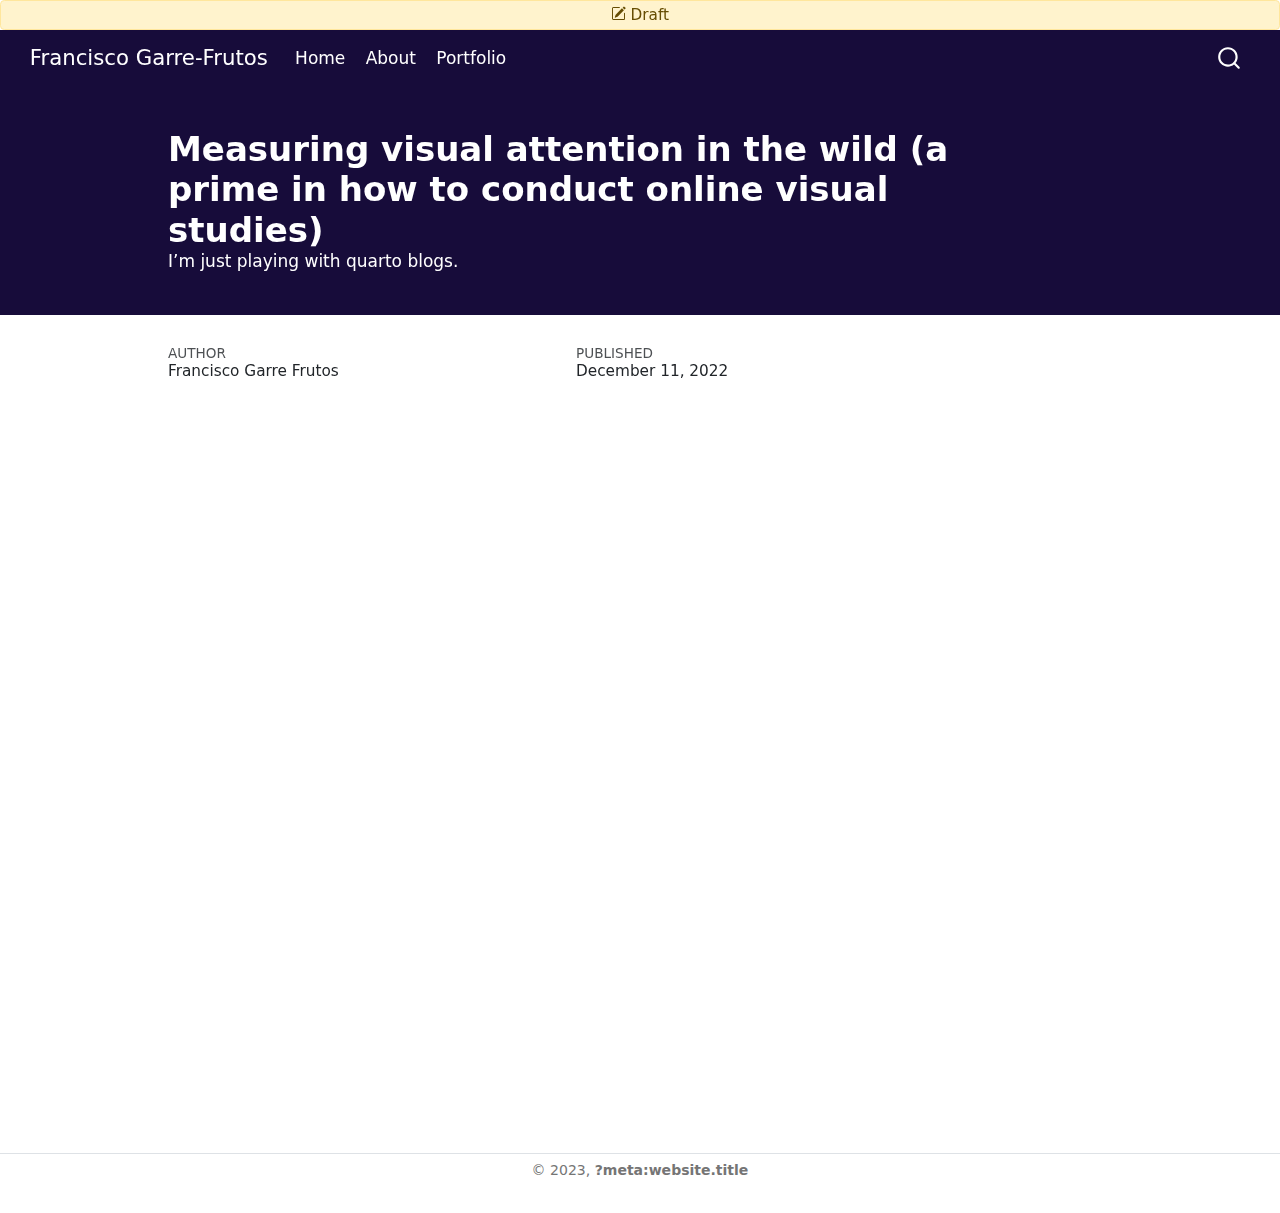
<file: docs/posts/academic/1A/index.html>
<!DOCTYPE html>
<html xmlns="http://www.w3.org/1999/xhtml" lang="en" xml:lang="en"><head>

<meta charset="utf-8">
<meta name="generator" content="quarto-1.5.55">

<meta name="viewport" content="width=device-width, initial-scale=1.0, user-scalable=yes">

<meta name="author" content="Francisco Garre Frutos">
<meta name="dcterms.date" content="2022-12-11">
<meta name="description" content="I’m just playing with quarto blogs.">

<title>Measuring visual attention in the wild (a prime in how to conduct online visual studies) – Francisco Garre-Frutos</title>
<style>
code{white-space: pre-wrap;}
span.smallcaps{font-variant: small-caps;}
div.columns{display: flex; gap: min(4vw, 1.5em);}
div.column{flex: auto; overflow-x: auto;}
div.hanging-indent{margin-left: 1.5em; text-indent: -1.5em;}
ul.task-list{list-style: none;}
ul.task-list li input[type="checkbox"] {
  width: 0.8em;
  margin: 0 0.8em 0.2em -1em; /* quarto-specific, see https://github.com/quarto-dev/quarto-cli/issues/4556 */ 
  vertical-align: middle;
}
</style>


<script src="../../../site_libs/quarto-nav/quarto-nav.js"></script>
<script src="../../../site_libs/quarto-nav/headroom.min.js"></script>
<script src="../../../site_libs/clipboard/clipboard.min.js"></script>
<script src="../../../site_libs/quarto-search/autocomplete.umd.js"></script>
<script src="../../../site_libs/quarto-search/fuse.min.js"></script>
<script src="../../../site_libs/quarto-search/quarto-search.js"></script>
<meta name="quarto:offset" content="../../../">
<link href="../../../source/favicon-32.png" rel="icon" type="image/png">
<script src="../../../site_libs/quarto-html/quarto.js"></script>
<script src="../../../site_libs/quarto-html/popper.min.js"></script>
<script src="../../../site_libs/quarto-html/tippy.umd.min.js"></script>
<script src="../../../site_libs/quarto-html/anchor.min.js"></script>
<link href="../../../site_libs/quarto-html/tippy.css" rel="stylesheet">
<link href="../../../site_libs/quarto-html/quarto-syntax-highlighting.css" rel="stylesheet" id="quarto-text-highlighting-styles">
<script src="../../../site_libs/bootstrap/bootstrap.min.js"></script>
<link href="../../../site_libs/bootstrap/bootstrap-icons.css" rel="stylesheet">
<link href="../../../site_libs/bootstrap/bootstrap.min.css" rel="stylesheet" id="quarto-bootstrap" data-mode="light">
<script id="quarto-search-options" type="application/json">{
  "location": "navbar",
  "copy-button": false,
  "collapse-after": 3,
  "panel-placement": "end",
  "type": "overlay",
  "limit": 50,
  "keyboard-shortcut": [
    "f",
    "/",
    "s"
  ],
  "show-item-context": false,
  "language": {
    "search-no-results-text": "No results",
    "search-matching-documents-text": "matching documents",
    "search-copy-link-title": "Copy link to search",
    "search-hide-matches-text": "Hide additional matches",
    "search-more-match-text": "more match in this document",
    "search-more-matches-text": "more matches in this document",
    "search-clear-button-title": "Clear",
    "search-text-placeholder": "",
    "search-detached-cancel-button-title": "Cancel",
    "search-submit-button-title": "Submit",
    "search-label": "Search"
  }
}</script>
<meta name="quarto:status" content="draft">


</head>

<body class="nav-fixed">

<div id="quarto-search-results"></div>
  <header id="quarto-header" class="headroom fixed-top quarto-banner"><div id="quarto-draft-alert" class="alert alert-warning"><i class="bi bi-pencil-square"></i>Draft</div>
    <nav class="navbar navbar-expand-lg " data-bs-theme="dark">
      <div class="navbar-container container-fluid">
      <div class="navbar-brand-container mx-auto">
    <a class="navbar-brand" href="../../../index.html">
    <span class="navbar-title">Francisco Garre-Frutos</span>
    </a>
  </div>
            <div id="quarto-search" class="" title="Search"></div>
          <button class="navbar-toggler" type="button" data-bs-toggle="collapse" data-bs-target="#navbarCollapse" aria-controls="navbarCollapse" role="menu" aria-expanded="false" aria-label="Toggle navigation" onclick="if (window.quartoToggleHeadroom) { window.quartoToggleHeadroom(); }">
  <span class="navbar-toggler-icon"></span>
</button>
          <div class="collapse navbar-collapse" id="navbarCollapse">
            <ul class="navbar-nav navbar-nav-scroll me-auto">
  <li class="nav-item">
    <a class="nav-link" href="../../../index.html"> 
<span class="menu-text">Home</span></a>
  </li>  
  <li class="nav-item">
    <a class="nav-link" href="../../../about.html"> 
<span class="menu-text">About</span></a>
  </li>  
  <li class="nav-item">
    <a class="nav-link" href="../../../posts.html"> 
<span class="menu-text">Portfolio</span></a>
  </li>  
</ul>
          </div> <!-- /navcollapse -->
            <div class="quarto-navbar-tools">
</div>
      </div> <!-- /container-fluid -->
    </nav>
</header>
<!-- content -->
<header id="title-block-header" class="quarto-title-block default page-columns page-full">
  <div class="quarto-title-banner page-columns page-full">
    <div class="quarto-title column-body">
      <h1 class="title">Measuring visual attention in the wild (a prime in how to conduct online visual studies)</h1>
                  <div>
        <div class="description">
          I’m just playing with quarto blogs.
        </div>
      </div>
                </div>
  </div>
    
  
  <div class="quarto-title-meta">

      <div>
      <div class="quarto-title-meta-heading">Author</div>
      <div class="quarto-title-meta-contents">
               <p>Francisco Garre Frutos </p>
            </div>
    </div>
      
      <div>
      <div class="quarto-title-meta-heading">Published</div>
      <div class="quarto-title-meta-contents">
        <p class="date">December 11, 2022</p>
      </div>
    </div>
    
      
    </div>
    
  
  </header><div id="quarto-content" class="quarto-container page-columns page-rows-contents page-layout-article page-navbar">
<!-- sidebar -->
<!-- margin-sidebar -->
    <div id="quarto-margin-sidebar" class="sidebar margin-sidebar zindex-bottom">
        
    </div>
<!-- main -->
<main class="content quarto-banner-title-block" id="quarto-document-content">








</main> <!-- /main -->
<script id="quarto-html-after-body" type="application/javascript">
window.document.addEventListener("DOMContentLoaded", function (event) {
  const toggleBodyColorMode = (bsSheetEl) => {
    const mode = bsSheetEl.getAttribute("data-mode");
    const bodyEl = window.document.querySelector("body");
    if (mode === "dark") {
      bodyEl.classList.add("quarto-dark");
      bodyEl.classList.remove("quarto-light");
    } else {
      bodyEl.classList.add("quarto-light");
      bodyEl.classList.remove("quarto-dark");
    }
  }
  const toggleBodyColorPrimary = () => {
    const bsSheetEl = window.document.querySelector("link#quarto-bootstrap");
    if (bsSheetEl) {
      toggleBodyColorMode(bsSheetEl);
    }
  }
  toggleBodyColorPrimary();  
  const icon = "";
  const anchorJS = new window.AnchorJS();
  anchorJS.options = {
    placement: 'right',
    icon: icon
  };
  anchorJS.add('.anchored');
  const isCodeAnnotation = (el) => {
    for (const clz of el.classList) {
      if (clz.startsWith('code-annotation-')) {                     
        return true;
      }
    }
    return false;
  }
  const onCopySuccess = function(e) {
    // button target
    const button = e.trigger;
    // don't keep focus
    button.blur();
    // flash "checked"
    button.classList.add('code-copy-button-checked');
    var currentTitle = button.getAttribute("title");
    button.setAttribute("title", "Copied!");
    let tooltip;
    if (window.bootstrap) {
      button.setAttribute("data-bs-toggle", "tooltip");
      button.setAttribute("data-bs-placement", "left");
      button.setAttribute("data-bs-title", "Copied!");
      tooltip = new bootstrap.Tooltip(button, 
        { trigger: "manual", 
          customClass: "code-copy-button-tooltip",
          offset: [0, -8]});
      tooltip.show();    
    }
    setTimeout(function() {
      if (tooltip) {
        tooltip.hide();
        button.removeAttribute("data-bs-title");
        button.removeAttribute("data-bs-toggle");
        button.removeAttribute("data-bs-placement");
      }
      button.setAttribute("title", currentTitle);
      button.classList.remove('code-copy-button-checked');
    }, 1000);
    // clear code selection
    e.clearSelection();
  }
  const getTextToCopy = function(trigger) {
      const codeEl = trigger.previousElementSibling.cloneNode(true);
      for (const childEl of codeEl.children) {
        if (isCodeAnnotation(childEl)) {
          childEl.remove();
        }
      }
      return codeEl.innerText;
  }
  const clipboard = new window.ClipboardJS('.code-copy-button:not([data-in-quarto-modal])', {
    text: getTextToCopy
  });
  clipboard.on('success', onCopySuccess);
  if (window.document.getElementById('quarto-embedded-source-code-modal')) {
    // For code content inside modals, clipBoardJS needs to be initialized with a container option
    // TODO: Check when it could be a function (https://github.com/zenorocha/clipboard.js/issues/860)
    const clipboardModal = new window.ClipboardJS('.code-copy-button[data-in-quarto-modal]', {
      text: getTextToCopy,
      container: window.document.getElementById('quarto-embedded-source-code-modal')
    });
    clipboardModal.on('success', onCopySuccess);
  }
    var localhostRegex = new RegExp(/^(?:http|https):\/\/localhost\:?[0-9]*\//);
    var mailtoRegex = new RegExp(/^mailto:/);
      var filterRegex = new RegExp('/' + window.location.host + '/');
    var isInternal = (href) => {
        return filterRegex.test(href) || localhostRegex.test(href) || mailtoRegex.test(href);
    }
    // Inspect non-navigation links and adorn them if external
 	var links = window.document.querySelectorAll('a[href]:not(.nav-link):not(.navbar-brand):not(.toc-action):not(.sidebar-link):not(.sidebar-item-toggle):not(.pagination-link):not(.no-external):not([aria-hidden]):not(.dropdown-item):not(.quarto-navigation-tool):not(.about-link)');
    for (var i=0; i<links.length; i++) {
      const link = links[i];
      if (!isInternal(link.href)) {
        // undo the damage that might have been done by quarto-nav.js in the case of
        // links that we want to consider external
        if (link.dataset.originalHref !== undefined) {
          link.href = link.dataset.originalHref;
        }
      }
    }
  function tippyHover(el, contentFn, onTriggerFn, onUntriggerFn) {
    const config = {
      allowHTML: true,
      maxWidth: 500,
      delay: 100,
      arrow: false,
      appendTo: function(el) {
          return el.parentElement;
      },
      interactive: true,
      interactiveBorder: 10,
      theme: 'quarto',
      placement: 'bottom-start',
    };
    if (contentFn) {
      config.content = contentFn;
    }
    if (onTriggerFn) {
      config.onTrigger = onTriggerFn;
    }
    if (onUntriggerFn) {
      config.onUntrigger = onUntriggerFn;
    }
    window.tippy(el, config); 
  }
  const noterefs = window.document.querySelectorAll('a[role="doc-noteref"]');
  for (var i=0; i<noterefs.length; i++) {
    const ref = noterefs[i];
    tippyHover(ref, function() {
      // use id or data attribute instead here
      let href = ref.getAttribute('data-footnote-href') || ref.getAttribute('href');
      try { href = new URL(href).hash; } catch {}
      const id = href.replace(/^#\/?/, "");
      const note = window.document.getElementById(id);
      if (note) {
        return note.innerHTML;
      } else {
        return "";
      }
    });
  }
  const xrefs = window.document.querySelectorAll('a.quarto-xref');
  const processXRef = (id, note) => {
    // Strip column container classes
    const stripColumnClz = (el) => {
      el.classList.remove("page-full", "page-columns");
      if (el.children) {
        for (const child of el.children) {
          stripColumnClz(child);
        }
      }
    }
    stripColumnClz(note)
    if (id === null || id.startsWith('sec-')) {
      // Special case sections, only their first couple elements
      const container = document.createElement("div");
      if (note.children && note.children.length > 2) {
        container.appendChild(note.children[0].cloneNode(true));
        for (let i = 1; i < note.children.length; i++) {
          const child = note.children[i];
          if (child.tagName === "P" && child.innerText === "") {
            continue;
          } else {
            container.appendChild(child.cloneNode(true));
            break;
          }
        }
        if (window.Quarto?.typesetMath) {
          window.Quarto.typesetMath(container);
        }
        return container.innerHTML
      } else {
        if (window.Quarto?.typesetMath) {
          window.Quarto.typesetMath(note);
        }
        return note.innerHTML;
      }
    } else {
      // Remove any anchor links if they are present
      const anchorLink = note.querySelector('a.anchorjs-link');
      if (anchorLink) {
        anchorLink.remove();
      }
      if (window.Quarto?.typesetMath) {
        window.Quarto.typesetMath(note);
      }
      // TODO in 1.5, we should make sure this works without a callout special case
      if (note.classList.contains("callout")) {
        return note.outerHTML;
      } else {
        return note.innerHTML;
      }
    }
  }
  for (var i=0; i<xrefs.length; i++) {
    const xref = xrefs[i];
    tippyHover(xref, undefined, function(instance) {
      instance.disable();
      let url = xref.getAttribute('href');
      let hash = undefined; 
      if (url.startsWith('#')) {
        hash = url;
      } else {
        try { hash = new URL(url).hash; } catch {}
      }
      if (hash) {
        const id = hash.replace(/^#\/?/, "");
        const note = window.document.getElementById(id);
        if (note !== null) {
          try {
            const html = processXRef(id, note.cloneNode(true));
            instance.setContent(html);
          } finally {
            instance.enable();
            instance.show();
          }
        } else {
          // See if we can fetch this
          fetch(url.split('#')[0])
          .then(res => res.text())
          .then(html => {
            const parser = new DOMParser();
            const htmlDoc = parser.parseFromString(html, "text/html");
            const note = htmlDoc.getElementById(id);
            if (note !== null) {
              const html = processXRef(id, note);
              instance.setContent(html);
            } 
          }).finally(() => {
            instance.enable();
            instance.show();
          });
        }
      } else {
        // See if we can fetch a full url (with no hash to target)
        // This is a special case and we should probably do some content thinning / targeting
        fetch(url)
        .then(res => res.text())
        .then(html => {
          const parser = new DOMParser();
          const htmlDoc = parser.parseFromString(html, "text/html");
          const note = htmlDoc.querySelector('main.content');
          if (note !== null) {
            // This should only happen for chapter cross references
            // (since there is no id in the URL)
            // remove the first header
            if (note.children.length > 0 && note.children[0].tagName === "HEADER") {
              note.children[0].remove();
            }
            const html = processXRef(null, note);
            instance.setContent(html);
          } 
        }).finally(() => {
          instance.enable();
          instance.show();
        });
      }
    }, function(instance) {
    });
  }
      let selectedAnnoteEl;
      const selectorForAnnotation = ( cell, annotation) => {
        let cellAttr = 'data-code-cell="' + cell + '"';
        let lineAttr = 'data-code-annotation="' +  annotation + '"';
        const selector = 'span[' + cellAttr + '][' + lineAttr + ']';
        return selector;
      }
      const selectCodeLines = (annoteEl) => {
        const doc = window.document;
        const targetCell = annoteEl.getAttribute("data-target-cell");
        const targetAnnotation = annoteEl.getAttribute("data-target-annotation");
        const annoteSpan = window.document.querySelector(selectorForAnnotation(targetCell, targetAnnotation));
        const lines = annoteSpan.getAttribute("data-code-lines").split(",");
        const lineIds = lines.map((line) => {
          return targetCell + "-" + line;
        })
        let top = null;
        let height = null;
        let parent = null;
        if (lineIds.length > 0) {
            //compute the position of the single el (top and bottom and make a div)
            const el = window.document.getElementById(lineIds[0]);
            top = el.offsetTop;
            height = el.offsetHeight;
            parent = el.parentElement.parentElement;
          if (lineIds.length > 1) {
            const lastEl = window.document.getElementById(lineIds[lineIds.length - 1]);
            const bottom = lastEl.offsetTop + lastEl.offsetHeight;
            height = bottom - top;
          }
          if (top !== null && height !== null && parent !== null) {
            // cook up a div (if necessary) and position it 
            let div = window.document.getElementById("code-annotation-line-highlight");
            if (div === null) {
              div = window.document.createElement("div");
              div.setAttribute("id", "code-annotation-line-highlight");
              div.style.position = 'absolute';
              parent.appendChild(div);
            }
            div.style.top = top - 2 + "px";
            div.style.height = height + 4 + "px";
            div.style.left = 0;
            let gutterDiv = window.document.getElementById("code-annotation-line-highlight-gutter");
            if (gutterDiv === null) {
              gutterDiv = window.document.createElement("div");
              gutterDiv.setAttribute("id", "code-annotation-line-highlight-gutter");
              gutterDiv.style.position = 'absolute';
              const codeCell = window.document.getElementById(targetCell);
              const gutter = codeCell.querySelector('.code-annotation-gutter');
              gutter.appendChild(gutterDiv);
            }
            gutterDiv.style.top = top - 2 + "px";
            gutterDiv.style.height = height + 4 + "px";
          }
          selectedAnnoteEl = annoteEl;
        }
      };
      const unselectCodeLines = () => {
        const elementsIds = ["code-annotation-line-highlight", "code-annotation-line-highlight-gutter"];
        elementsIds.forEach((elId) => {
          const div = window.document.getElementById(elId);
          if (div) {
            div.remove();
          }
        });
        selectedAnnoteEl = undefined;
      };
        // Handle positioning of the toggle
    window.addEventListener(
      "resize",
      throttle(() => {
        elRect = undefined;
        if (selectedAnnoteEl) {
          selectCodeLines(selectedAnnoteEl);
        }
      }, 10)
    );
    function throttle(fn, ms) {
    let throttle = false;
    let timer;
      return (...args) => {
        if(!throttle) { // first call gets through
            fn.apply(this, args);
            throttle = true;
        } else { // all the others get throttled
            if(timer) clearTimeout(timer); // cancel #2
            timer = setTimeout(() => {
              fn.apply(this, args);
              timer = throttle = false;
            }, ms);
        }
      };
    }
      // Attach click handler to the DT
      const annoteDls = window.document.querySelectorAll('dt[data-target-cell]');
      for (const annoteDlNode of annoteDls) {
        annoteDlNode.addEventListener('click', (event) => {
          const clickedEl = event.target;
          if (clickedEl !== selectedAnnoteEl) {
            unselectCodeLines();
            const activeEl = window.document.querySelector('dt[data-target-cell].code-annotation-active');
            if (activeEl) {
              activeEl.classList.remove('code-annotation-active');
            }
            selectCodeLines(clickedEl);
            clickedEl.classList.add('code-annotation-active');
          } else {
            // Unselect the line
            unselectCodeLines();
            clickedEl.classList.remove('code-annotation-active');
          }
        });
      }
  const findCites = (el) => {
    const parentEl = el.parentElement;
    if (parentEl) {
      const cites = parentEl.dataset.cites;
      if (cites) {
        return {
          el,
          cites: cites.split(' ')
        };
      } else {
        return findCites(el.parentElement)
      }
    } else {
      return undefined;
    }
  };
  var bibliorefs = window.document.querySelectorAll('a[role="doc-biblioref"]');
  for (var i=0; i<bibliorefs.length; i++) {
    const ref = bibliorefs[i];
    const citeInfo = findCites(ref);
    if (citeInfo) {
      tippyHover(citeInfo.el, function() {
        var popup = window.document.createElement('div');
        citeInfo.cites.forEach(function(cite) {
          var citeDiv = window.document.createElement('div');
          citeDiv.classList.add('hanging-indent');
          citeDiv.classList.add('csl-entry');
          var biblioDiv = window.document.getElementById('ref-' + cite);
          if (biblioDiv) {
            citeDiv.innerHTML = biblioDiv.innerHTML;
          }
          popup.appendChild(citeDiv);
        });
        return popup.innerHTML;
      });
    }
  }
});
</script>
</div> <!-- /content -->
<footer class="footer">
  <div class="nav-footer">
    <div class="nav-footer-left">
      &nbsp;
    </div>   
    <div class="nav-footer-center">
<p><span class="faux-block">© 2023, <strong>?meta:website.title</strong></span></p>
</div>
    <div class="nav-footer-right">
      &nbsp;
    </div>
  </div>
</footer>




</body></html>
</file>
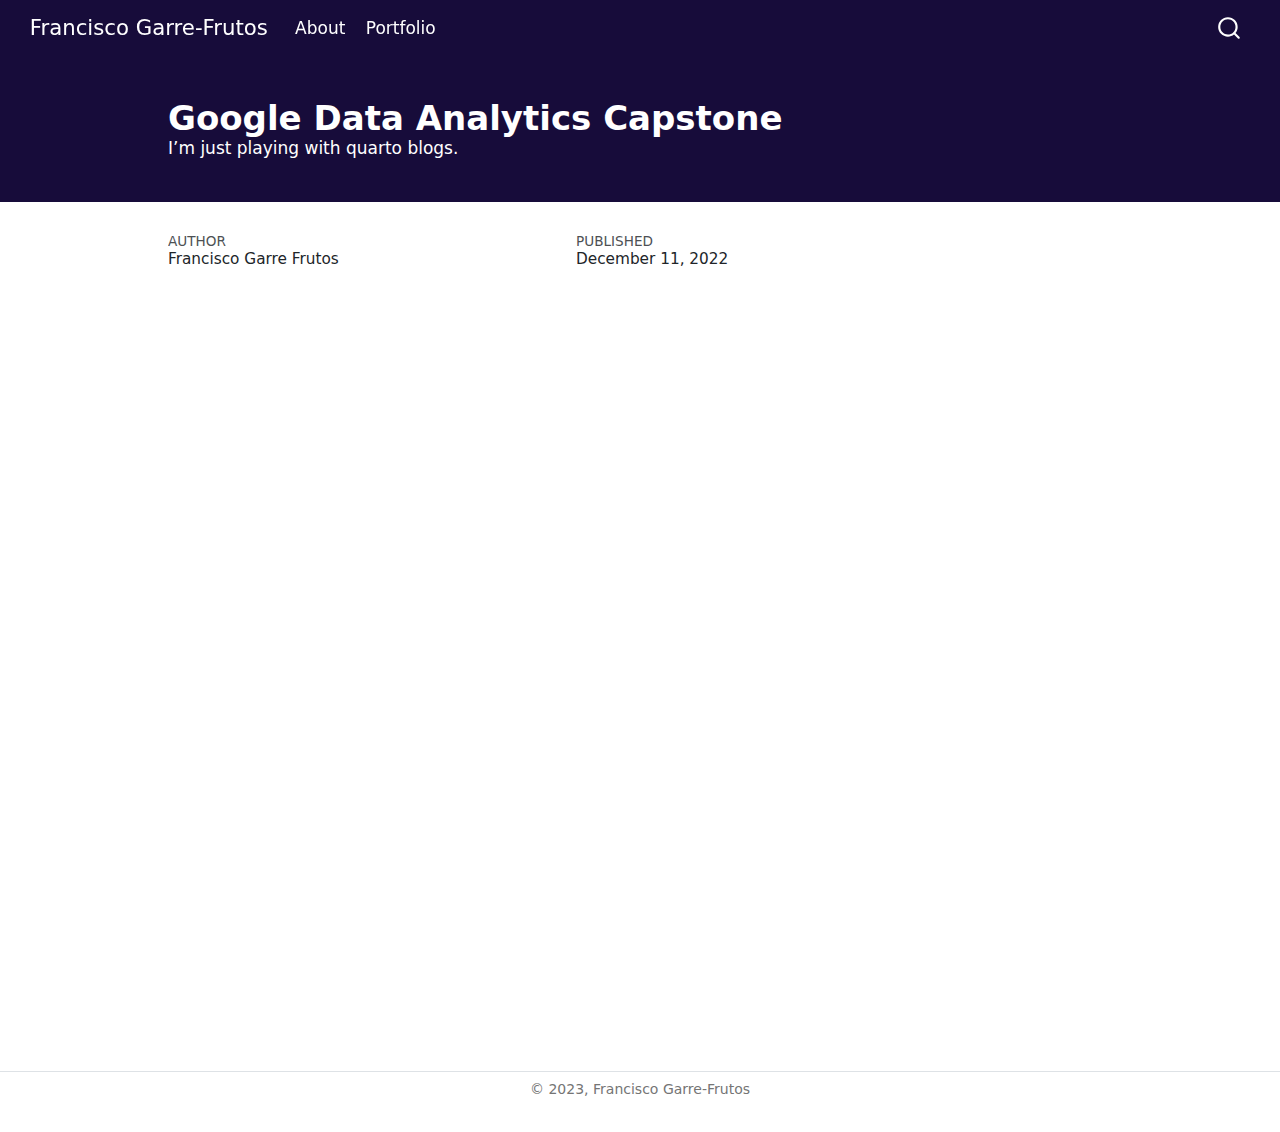
<file: docs/posts/data_analytics/1DA/index.html>
<!DOCTYPE html>
<html xmlns="http://www.w3.org/1999/xhtml" lang="en" xml:lang="en"><head>

<meta charset="utf-8">
<meta name="generator" content="quarto-1.2.269">

<meta name="viewport" content="width=device-width, initial-scale=1.0, user-scalable=yes">

<meta name="author" content="Francisco Garre Frutos">
<meta name="dcterms.date" content="2022-12-11">
<meta name="description" content="I’m just playing with quarto blogs.">

<title>Francisco Garre-Frutos - Google Data Analytics Capstone</title>
<style>
code{white-space: pre-wrap;}
span.smallcaps{font-variant: small-caps;}
div.columns{display: flex; gap: min(4vw, 1.5em);}
div.column{flex: auto; overflow-x: auto;}
div.hanging-indent{margin-left: 1.5em; text-indent: -1.5em;}
ul.task-list{list-style: none;}
ul.task-list li input[type="checkbox"] {
  width: 0.8em;
  margin: 0 0.8em 0.2em -1.6em;
  vertical-align: middle;
}
</style>


<script src="../../../site_libs/quarto-nav/quarto-nav.js"></script>
<script src="../../../site_libs/quarto-nav/headroom.min.js"></script>
<script src="../../../site_libs/clipboard/clipboard.min.js"></script>
<script src="../../../site_libs/quarto-search/autocomplete.umd.js"></script>
<script src="../../../site_libs/quarto-search/fuse.min.js"></script>
<script src="../../../site_libs/quarto-search/quarto-search.js"></script>
<meta name="quarto:offset" content="../../../">
<link href="../../../source/favicon-32.png" rel="icon" type="image/png">
<script src="../../../site_libs/quarto-html/quarto.js"></script>
<script src="../../../site_libs/quarto-html/popper.min.js"></script>
<script src="../../../site_libs/quarto-html/tippy.umd.min.js"></script>
<script src="../../../site_libs/quarto-html/anchor.min.js"></script>
<link href="../../../site_libs/quarto-html/tippy.css" rel="stylesheet">
<link href="../../../site_libs/quarto-html/quarto-syntax-highlighting.css" rel="stylesheet" id="quarto-text-highlighting-styles">
<script src="../../../site_libs/bootstrap/bootstrap.min.js"></script>
<link href="../../../site_libs/bootstrap/bootstrap-icons.css" rel="stylesheet">
<link href="../../../site_libs/bootstrap/bootstrap.min.css" rel="stylesheet" id="quarto-bootstrap" data-mode="light">
<script id="quarto-search-options" type="application/json">{
  "location": "navbar",
  "copy-button": false,
  "collapse-after": 3,
  "panel-placement": "end",
  "type": "overlay",
  "limit": 20,
  "language": {
    "search-no-results-text": "No results",
    "search-matching-documents-text": "matching documents",
    "search-copy-link-title": "Copy link to search",
    "search-hide-matches-text": "Hide additional matches",
    "search-more-match-text": "more match in this document",
    "search-more-matches-text": "more matches in this document",
    "search-clear-button-title": "Clear",
    "search-detached-cancel-button-title": "Cancel",
    "search-submit-button-title": "Submit"
  }
}</script>


</head>

<body class="nav-fixed">

<div id="quarto-search-results"></div>
  <header id="quarto-header" class="headroom fixed-top">
    <nav class="navbar navbar-expand-lg navbar-dark ">
      <div class="navbar-container container-fluid">
      <div class="navbar-brand-container">
    <a class="navbar-brand" href="../../../index.html">
    <span class="navbar-title">Francisco Garre-Frutos</span>
    </a>
  </div>
          <button class="navbar-toggler" type="button" data-bs-toggle="collapse" data-bs-target="#navbarCollapse" aria-controls="navbarCollapse" aria-expanded="false" aria-label="Toggle navigation" onclick="if (window.quartoToggleHeadroom) { window.quartoToggleHeadroom(); }">
  <span class="navbar-toggler-icon"></span>
</button>
          <div class="collapse navbar-collapse" id="navbarCollapse">
            <ul class="navbar-nav navbar-nav-scroll me-auto">
  <li class="nav-item">
    <a class="nav-link" href="../../../about.html">
 <span class="menu-text">About</span></a>
  </li>  
  <li class="nav-item">
    <a class="nav-link" href="../../../posts.html">
 <span class="menu-text">Portfolio</span></a>
  </li>  
</ul>
              <div id="quarto-search" class="" title="Search"></div>
          </div> <!-- /navcollapse -->
      </div> <!-- /container-fluid -->
    </nav>
</header>
<!-- content -->
<header id="title-block-header" class="quarto-title-block default page-columns page-full">
  <div class="quarto-title-banner page-columns page-full">
    <div class="quarto-title column-body">
      <h1 class="title">Google Data Analytics Capstone</h1>
                  <div>
        <div class="description">
          I’m just playing with quarto blogs.
        </div>
      </div>
                </div>
  </div>
    
  
  <div class="quarto-title-meta">

      <div>
      <div class="quarto-title-meta-heading">Author</div>
      <div class="quarto-title-meta-contents">
               <p>Francisco Garre Frutos </p>
            </div>
    </div>
      
      <div>
      <div class="quarto-title-meta-heading">Published</div>
      <div class="quarto-title-meta-contents">
        <p class="date">December 11, 2022</p>
      </div>
    </div>
    
      
    </div>
    
  
  </header><div id="quarto-content" class="quarto-container page-columns page-rows-contents page-layout-article page-navbar">
<!-- sidebar -->
<!-- margin-sidebar -->
    <div id="quarto-margin-sidebar" class="sidebar margin-sidebar">
        
    </div>
<!-- main -->
<main class="content quarto-banner-title-block" id="quarto-document-content">







</main> <!-- /main -->
<script id="quarto-html-after-body" type="application/javascript">
window.document.addEventListener("DOMContentLoaded", function (event) {
  const toggleBodyColorMode = (bsSheetEl) => {
    const mode = bsSheetEl.getAttribute("data-mode");
    const bodyEl = window.document.querySelector("body");
    if (mode === "dark") {
      bodyEl.classList.add("quarto-dark");
      bodyEl.classList.remove("quarto-light");
    } else {
      bodyEl.classList.add("quarto-light");
      bodyEl.classList.remove("quarto-dark");
    }
  }
  const toggleBodyColorPrimary = () => {
    const bsSheetEl = window.document.querySelector("link#quarto-bootstrap");
    if (bsSheetEl) {
      toggleBodyColorMode(bsSheetEl);
    }
  }
  toggleBodyColorPrimary();  
  const icon = "";
  const anchorJS = new window.AnchorJS();
  anchorJS.options = {
    placement: 'right',
    icon: icon
  };
  anchorJS.add('.anchored');
  const clipboard = new window.ClipboardJS('.code-copy-button', {
    target: function(trigger) {
      return trigger.previousElementSibling;
    }
  });
  clipboard.on('success', function(e) {
    // button target
    const button = e.trigger;
    // don't keep focus
    button.blur();
    // flash "checked"
    button.classList.add('code-copy-button-checked');
    var currentTitle = button.getAttribute("title");
    button.setAttribute("title", "Copied!");
    let tooltip;
    if (window.bootstrap) {
      button.setAttribute("data-bs-toggle", "tooltip");
      button.setAttribute("data-bs-placement", "left");
      button.setAttribute("data-bs-title", "Copied!");
      tooltip = new bootstrap.Tooltip(button, 
        { trigger: "manual", 
          customClass: "code-copy-button-tooltip",
          offset: [0, -8]});
      tooltip.show();    
    }
    setTimeout(function() {
      if (tooltip) {
        tooltip.hide();
        button.removeAttribute("data-bs-title");
        button.removeAttribute("data-bs-toggle");
        button.removeAttribute("data-bs-placement");
      }
      button.setAttribute("title", currentTitle);
      button.classList.remove('code-copy-button-checked');
    }, 1000);
    // clear code selection
    e.clearSelection();
  });
  function tippyHover(el, contentFn) {
    const config = {
      allowHTML: true,
      content: contentFn,
      maxWidth: 500,
      delay: 100,
      arrow: false,
      appendTo: function(el) {
          return el.parentElement;
      },
      interactive: true,
      interactiveBorder: 10,
      theme: 'quarto',
      placement: 'bottom-start'
    };
    window.tippy(el, config); 
  }
  const noterefs = window.document.querySelectorAll('a[role="doc-noteref"]');
  for (var i=0; i<noterefs.length; i++) {
    const ref = noterefs[i];
    tippyHover(ref, function() {
      // use id or data attribute instead here
      let href = ref.getAttribute('data-footnote-href') || ref.getAttribute('href');
      try { href = new URL(href).hash; } catch {}
      const id = href.replace(/^#\/?/, "");
      const note = window.document.getElementById(id);
      return note.innerHTML;
    });
  }
  const findCites = (el) => {
    const parentEl = el.parentElement;
    if (parentEl) {
      const cites = parentEl.dataset.cites;
      if (cites) {
        return {
          el,
          cites: cites.split(' ')
        };
      } else {
        return findCites(el.parentElement)
      }
    } else {
      return undefined;
    }
  };
  var bibliorefs = window.document.querySelectorAll('a[role="doc-biblioref"]');
  for (var i=0; i<bibliorefs.length; i++) {
    const ref = bibliorefs[i];
    const citeInfo = findCites(ref);
    if (citeInfo) {
      tippyHover(citeInfo.el, function() {
        var popup = window.document.createElement('div');
        citeInfo.cites.forEach(function(cite) {
          var citeDiv = window.document.createElement('div');
          citeDiv.classList.add('hanging-indent');
          citeDiv.classList.add('csl-entry');
          var biblioDiv = window.document.getElementById('ref-' + cite);
          if (biblioDiv) {
            citeDiv.innerHTML = biblioDiv.innerHTML;
          }
          popup.appendChild(citeDiv);
        });
        return popup.innerHTML;
      });
    }
  }
});
</script>
</div> <!-- /content -->
<footer class="footer">
  <div class="nav-footer">
      <div class="nav-footer-center"><span class="faux-block">© 2023, Francisco Garre-Frutos</span></div>
  </div>
</footer>



</body></html>
</file>
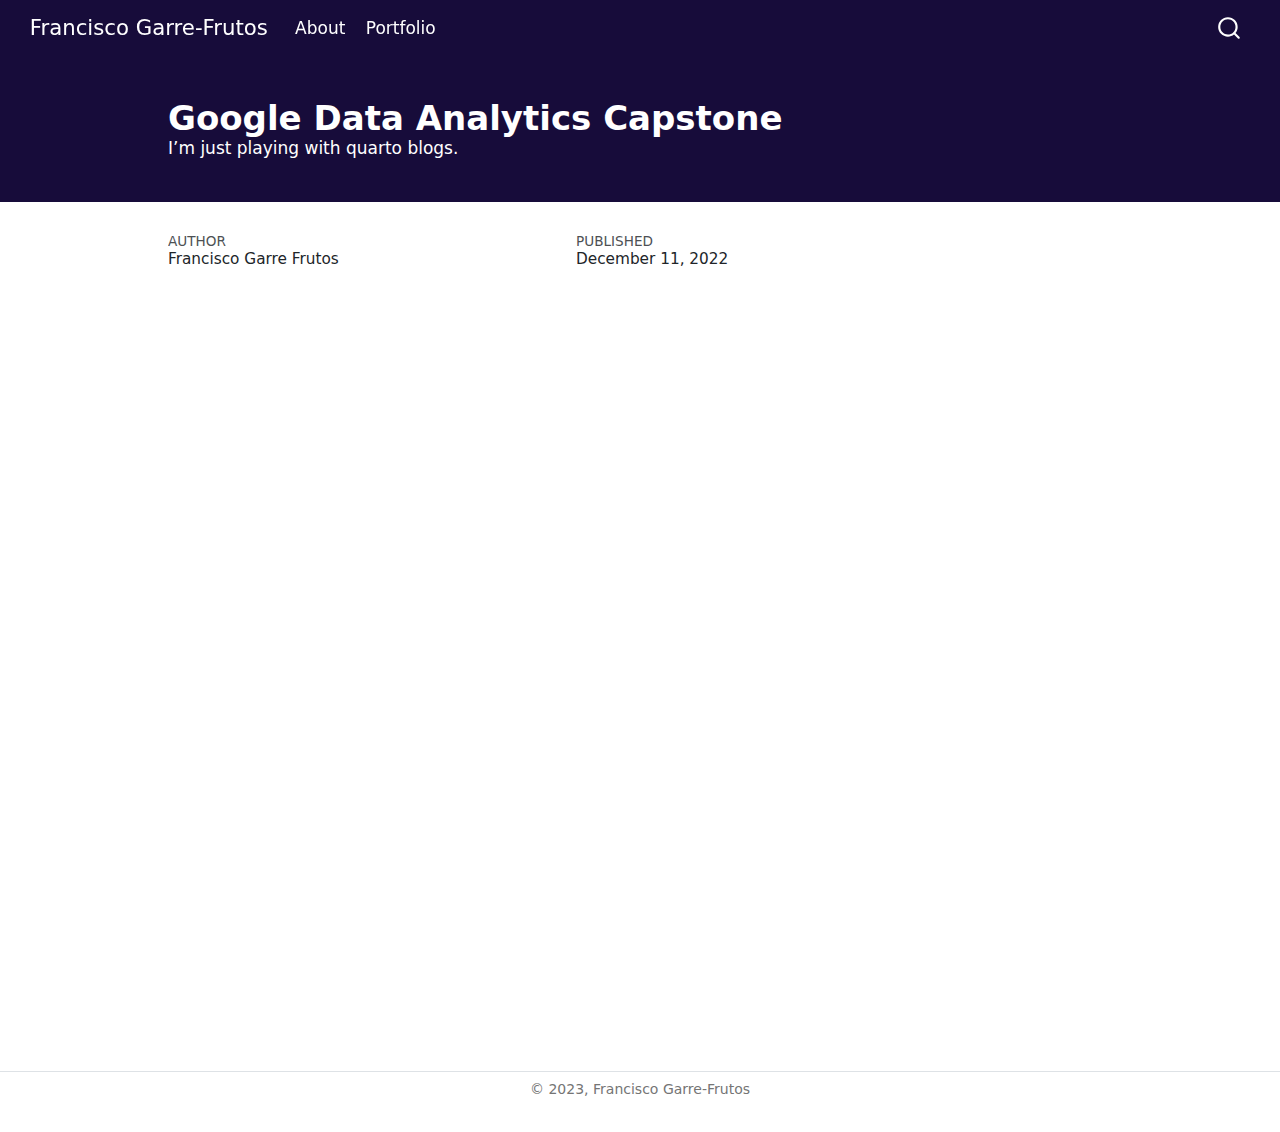
<file: docs/posts/data_analytics/1U/index.html>
<!DOCTYPE html>
<html xmlns="http://www.w3.org/1999/xhtml" lang="en" xml:lang="en"><head>

<meta charset="utf-8">
<meta name="generator" content="quarto-1.2.269">

<meta name="viewport" content="width=device-width, initial-scale=1.0, user-scalable=yes">

<meta name="author" content="Francisco Garre Frutos">
<meta name="dcterms.date" content="2022-12-11">
<meta name="description" content="I’m just playing with quarto blogs.">

<title>Francisco Garre-Frutos - Google Data Analytics Capstone</title>
<style>
code{white-space: pre-wrap;}
span.smallcaps{font-variant: small-caps;}
div.columns{display: flex; gap: min(4vw, 1.5em);}
div.column{flex: auto; overflow-x: auto;}
div.hanging-indent{margin-left: 1.5em; text-indent: -1.5em;}
ul.task-list{list-style: none;}
ul.task-list li input[type="checkbox"] {
  width: 0.8em;
  margin: 0 0.8em 0.2em -1.6em;
  vertical-align: middle;
}
</style>


<script src="../../../site_libs/quarto-nav/quarto-nav.js"></script>
<script src="../../../site_libs/quarto-nav/headroom.min.js"></script>
<script src="../../../site_libs/clipboard/clipboard.min.js"></script>
<script src="../../../site_libs/quarto-search/autocomplete.umd.js"></script>
<script src="../../../site_libs/quarto-search/fuse.min.js"></script>
<script src="../../../site_libs/quarto-search/quarto-search.js"></script>
<meta name="quarto:offset" content="../../../">
<link href="../../../source/favicon-32.png" rel="icon" type="image/png">
<script src="../../../site_libs/quarto-html/quarto.js"></script>
<script src="../../../site_libs/quarto-html/popper.min.js"></script>
<script src="../../../site_libs/quarto-html/tippy.umd.min.js"></script>
<script src="../../../site_libs/quarto-html/anchor.min.js"></script>
<link href="../../../site_libs/quarto-html/tippy.css" rel="stylesheet">
<link href="../../../site_libs/quarto-html/quarto-syntax-highlighting.css" rel="stylesheet" id="quarto-text-highlighting-styles">
<script src="../../../site_libs/bootstrap/bootstrap.min.js"></script>
<link href="../../../site_libs/bootstrap/bootstrap-icons.css" rel="stylesheet">
<link href="../../../site_libs/bootstrap/bootstrap.min.css" rel="stylesheet" id="quarto-bootstrap" data-mode="light">
<script id="quarto-search-options" type="application/json">{
  "location": "navbar",
  "copy-button": false,
  "collapse-after": 3,
  "panel-placement": "end",
  "type": "overlay",
  "limit": 20,
  "language": {
    "search-no-results-text": "No results",
    "search-matching-documents-text": "matching documents",
    "search-copy-link-title": "Copy link to search",
    "search-hide-matches-text": "Hide additional matches",
    "search-more-match-text": "more match in this document",
    "search-more-matches-text": "more matches in this document",
    "search-clear-button-title": "Clear",
    "search-detached-cancel-button-title": "Cancel",
    "search-submit-button-title": "Submit"
  }
}</script>


</head>

<body class="nav-fixed">

<div id="quarto-search-results"></div>
  <header id="quarto-header" class="headroom fixed-top">
    <nav class="navbar navbar-expand-lg navbar-dark ">
      <div class="navbar-container container-fluid">
      <div class="navbar-brand-container">
    <a class="navbar-brand" href="../../../index.html">
    <span class="navbar-title">Francisco Garre-Frutos</span>
    </a>
  </div>
          <button class="navbar-toggler" type="button" data-bs-toggle="collapse" data-bs-target="#navbarCollapse" aria-controls="navbarCollapse" aria-expanded="false" aria-label="Toggle navigation" onclick="if (window.quartoToggleHeadroom) { window.quartoToggleHeadroom(); }">
  <span class="navbar-toggler-icon"></span>
</button>
          <div class="collapse navbar-collapse" id="navbarCollapse">
            <ul class="navbar-nav navbar-nav-scroll me-auto">
  <li class="nav-item">
    <a class="nav-link" href="../../../index.html">
 <span class="menu-text">About</span></a>
  </li>  
  <li class="nav-item">
    <a class="nav-link" href="../../../posts.html">
 <span class="menu-text">Portfolio</span></a>
  </li>  
</ul>
              <div id="quarto-search" class="" title="Search"></div>
          </div> <!-- /navcollapse -->
      </div> <!-- /container-fluid -->
    </nav>
</header>
<!-- content -->
<header id="title-block-header" class="quarto-title-block default page-columns page-full">
  <div class="quarto-title-banner page-columns page-full">
    <div class="quarto-title column-body">
      <h1 class="title">Google Data Analytics Capstone</h1>
                  <div>
        <div class="description">
          I’m just playing with quarto blogs.
        </div>
      </div>
                </div>
  </div>
    
  
  <div class="quarto-title-meta">

      <div>
      <div class="quarto-title-meta-heading">Author</div>
      <div class="quarto-title-meta-contents">
               <p>Francisco Garre Frutos </p>
            </div>
    </div>
      
      <div>
      <div class="quarto-title-meta-heading">Published</div>
      <div class="quarto-title-meta-contents">
        <p class="date">December 11, 2022</p>
      </div>
    </div>
    
      
    </div>
    
  
  </header><div id="quarto-content" class="quarto-container page-columns page-rows-contents page-layout-article page-navbar">
<!-- sidebar -->
<!-- margin-sidebar -->
    <div id="quarto-margin-sidebar" class="sidebar margin-sidebar">
        
    </div>
<!-- main -->
<main class="content quarto-banner-title-block" id="quarto-document-content">







</main> <!-- /main -->
<script id="quarto-html-after-body" type="application/javascript">
window.document.addEventListener("DOMContentLoaded", function (event) {
  const toggleBodyColorMode = (bsSheetEl) => {
    const mode = bsSheetEl.getAttribute("data-mode");
    const bodyEl = window.document.querySelector("body");
    if (mode === "dark") {
      bodyEl.classList.add("quarto-dark");
      bodyEl.classList.remove("quarto-light");
    } else {
      bodyEl.classList.add("quarto-light");
      bodyEl.classList.remove("quarto-dark");
    }
  }
  const toggleBodyColorPrimary = () => {
    const bsSheetEl = window.document.querySelector("link#quarto-bootstrap");
    if (bsSheetEl) {
      toggleBodyColorMode(bsSheetEl);
    }
  }
  toggleBodyColorPrimary();  
  const icon = "";
  const anchorJS = new window.AnchorJS();
  anchorJS.options = {
    placement: 'right',
    icon: icon
  };
  anchorJS.add('.anchored');
  const clipboard = new window.ClipboardJS('.code-copy-button', {
    target: function(trigger) {
      return trigger.previousElementSibling;
    }
  });
  clipboard.on('success', function(e) {
    // button target
    const button = e.trigger;
    // don't keep focus
    button.blur();
    // flash "checked"
    button.classList.add('code-copy-button-checked');
    var currentTitle = button.getAttribute("title");
    button.setAttribute("title", "Copied!");
    let tooltip;
    if (window.bootstrap) {
      button.setAttribute("data-bs-toggle", "tooltip");
      button.setAttribute("data-bs-placement", "left");
      button.setAttribute("data-bs-title", "Copied!");
      tooltip = new bootstrap.Tooltip(button, 
        { trigger: "manual", 
          customClass: "code-copy-button-tooltip",
          offset: [0, -8]});
      tooltip.show();    
    }
    setTimeout(function() {
      if (tooltip) {
        tooltip.hide();
        button.removeAttribute("data-bs-title");
        button.removeAttribute("data-bs-toggle");
        button.removeAttribute("data-bs-placement");
      }
      button.setAttribute("title", currentTitle);
      button.classList.remove('code-copy-button-checked');
    }, 1000);
    // clear code selection
    e.clearSelection();
  });
  function tippyHover(el, contentFn) {
    const config = {
      allowHTML: true,
      content: contentFn,
      maxWidth: 500,
      delay: 100,
      arrow: false,
      appendTo: function(el) {
          return el.parentElement;
      },
      interactive: true,
      interactiveBorder: 10,
      theme: 'quarto',
      placement: 'bottom-start'
    };
    window.tippy(el, config); 
  }
  const noterefs = window.document.querySelectorAll('a[role="doc-noteref"]');
  for (var i=0; i<noterefs.length; i++) {
    const ref = noterefs[i];
    tippyHover(ref, function() {
      // use id or data attribute instead here
      let href = ref.getAttribute('data-footnote-href') || ref.getAttribute('href');
      try { href = new URL(href).hash; } catch {}
      const id = href.replace(/^#\/?/, "");
      const note = window.document.getElementById(id);
      return note.innerHTML;
    });
  }
  const findCites = (el) => {
    const parentEl = el.parentElement;
    if (parentEl) {
      const cites = parentEl.dataset.cites;
      if (cites) {
        return {
          el,
          cites: cites.split(' ')
        };
      } else {
        return findCites(el.parentElement)
      }
    } else {
      return undefined;
    }
  };
  var bibliorefs = window.document.querySelectorAll('a[role="doc-biblioref"]');
  for (var i=0; i<bibliorefs.length; i++) {
    const ref = bibliorefs[i];
    const citeInfo = findCites(ref);
    if (citeInfo) {
      tippyHover(citeInfo.el, function() {
        var popup = window.document.createElement('div');
        citeInfo.cites.forEach(function(cite) {
          var citeDiv = window.document.createElement('div');
          citeDiv.classList.add('hanging-indent');
          citeDiv.classList.add('csl-entry');
          var biblioDiv = window.document.getElementById('ref-' + cite);
          if (biblioDiv) {
            citeDiv.innerHTML = biblioDiv.innerHTML;
          }
          popup.appendChild(citeDiv);
        });
        return popup.innerHTML;
      });
    }
  }
});
</script>
</div> <!-- /content -->
<footer class="footer">
  <div class="nav-footer">
      <div class="nav-footer-center"><span class="faux-block">© 2023, Francisco Garre-Frutos</span></div>
  </div>
</footer>



</body></html>
</file>
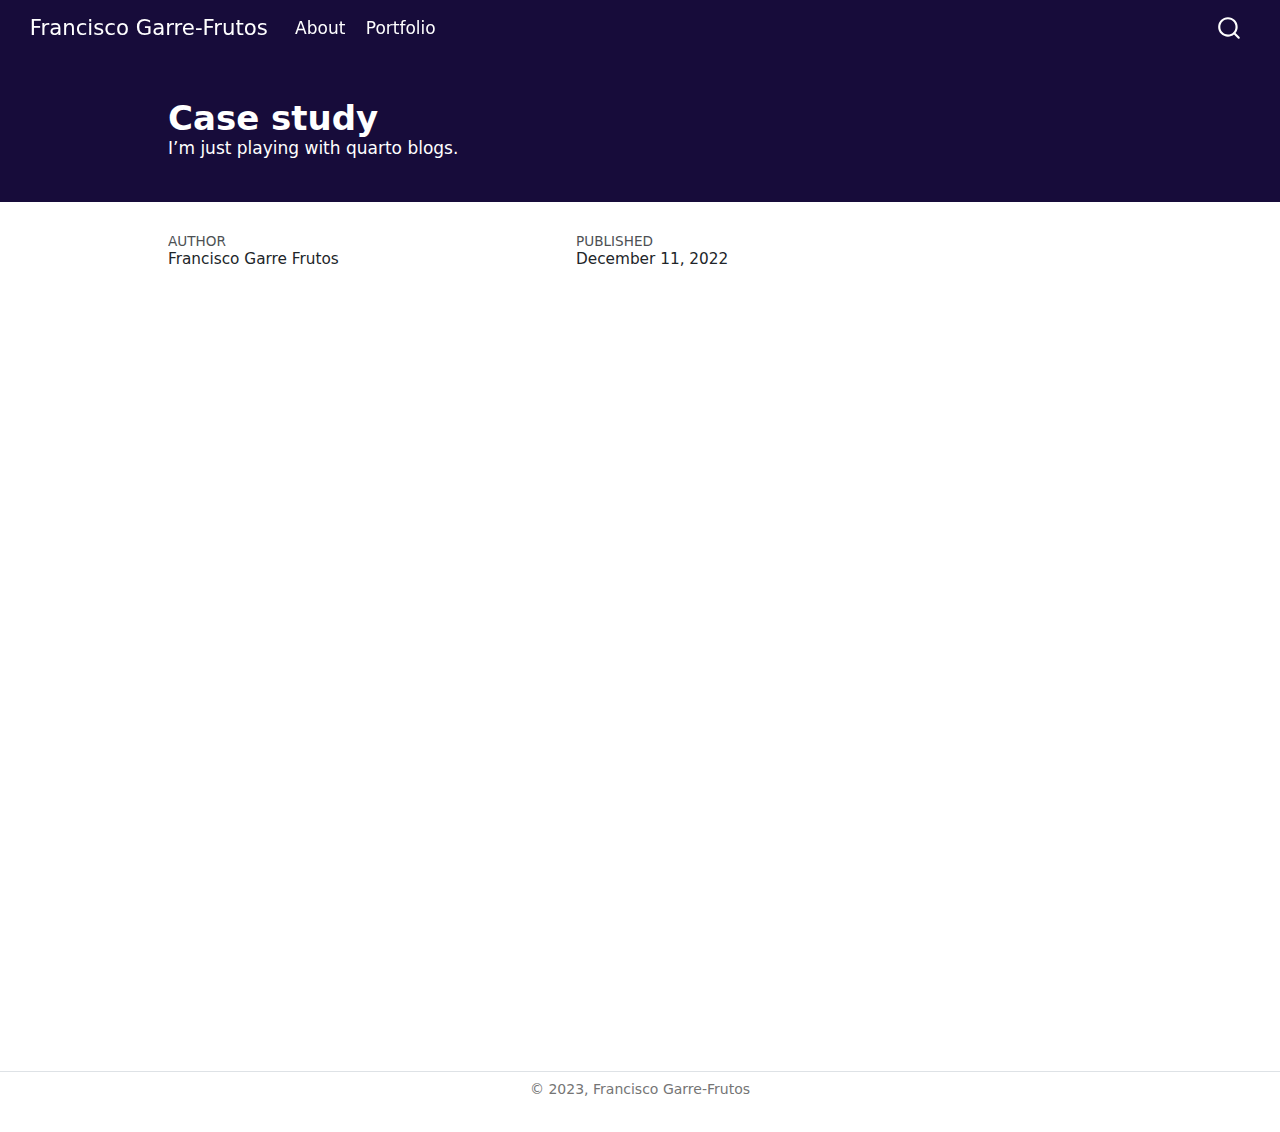
<file: docs/posts/ux/1U/index.html>
<!DOCTYPE html>
<html xmlns="http://www.w3.org/1999/xhtml" lang="en" xml:lang="en"><head>

<meta charset="utf-8">
<meta name="generator" content="quarto-1.2.269">

<meta name="viewport" content="width=device-width, initial-scale=1.0, user-scalable=yes">

<meta name="author" content="Francisco Garre Frutos">
<meta name="dcterms.date" content="2022-12-11">
<meta name="description" content="I’m just playing with quarto blogs.">

<title>Francisco Garre-Frutos - Case study</title>
<style>
code{white-space: pre-wrap;}
span.smallcaps{font-variant: small-caps;}
div.columns{display: flex; gap: min(4vw, 1.5em);}
div.column{flex: auto; overflow-x: auto;}
div.hanging-indent{margin-left: 1.5em; text-indent: -1.5em;}
ul.task-list{list-style: none;}
ul.task-list li input[type="checkbox"] {
  width: 0.8em;
  margin: 0 0.8em 0.2em -1.6em;
  vertical-align: middle;
}
</style>


<script src="../../../site_libs/quarto-nav/quarto-nav.js"></script>
<script src="../../../site_libs/quarto-nav/headroom.min.js"></script>
<script src="../../../site_libs/clipboard/clipboard.min.js"></script>
<script src="../../../site_libs/quarto-search/autocomplete.umd.js"></script>
<script src="../../../site_libs/quarto-search/fuse.min.js"></script>
<script src="../../../site_libs/quarto-search/quarto-search.js"></script>
<meta name="quarto:offset" content="../../../">
<link href="../../../source/favicon-32.png" rel="icon" type="image/png">
<script src="../../../site_libs/quarto-html/quarto.js"></script>
<script src="../../../site_libs/quarto-html/popper.min.js"></script>
<script src="../../../site_libs/quarto-html/tippy.umd.min.js"></script>
<script src="../../../site_libs/quarto-html/anchor.min.js"></script>
<link href="../../../site_libs/quarto-html/tippy.css" rel="stylesheet">
<link href="../../../site_libs/quarto-html/quarto-syntax-highlighting.css" rel="stylesheet" id="quarto-text-highlighting-styles">
<script src="../../../site_libs/bootstrap/bootstrap.min.js"></script>
<link href="../../../site_libs/bootstrap/bootstrap-icons.css" rel="stylesheet">
<link href="../../../site_libs/bootstrap/bootstrap.min.css" rel="stylesheet" id="quarto-bootstrap" data-mode="light">
<script id="quarto-search-options" type="application/json">{
  "location": "navbar",
  "copy-button": false,
  "collapse-after": 3,
  "panel-placement": "end",
  "type": "overlay",
  "limit": 20,
  "language": {
    "search-no-results-text": "No results",
    "search-matching-documents-text": "matching documents",
    "search-copy-link-title": "Copy link to search",
    "search-hide-matches-text": "Hide additional matches",
    "search-more-match-text": "more match in this document",
    "search-more-matches-text": "more matches in this document",
    "search-clear-button-title": "Clear",
    "search-detached-cancel-button-title": "Cancel",
    "search-submit-button-title": "Submit"
  }
}</script>


</head>

<body class="nav-fixed">

<div id="quarto-search-results"></div>
  <header id="quarto-header" class="headroom fixed-top">
    <nav class="navbar navbar-expand-lg navbar-dark ">
      <div class="navbar-container container-fluid">
      <div class="navbar-brand-container">
    <a class="navbar-brand" href="../../../index.html">
    <span class="navbar-title">Francisco Garre-Frutos</span>
    </a>
  </div>
          <button class="navbar-toggler" type="button" data-bs-toggle="collapse" data-bs-target="#navbarCollapse" aria-controls="navbarCollapse" aria-expanded="false" aria-label="Toggle navigation" onclick="if (window.quartoToggleHeadroom) { window.quartoToggleHeadroom(); }">
  <span class="navbar-toggler-icon"></span>
</button>
          <div class="collapse navbar-collapse" id="navbarCollapse">
            <ul class="navbar-nav navbar-nav-scroll me-auto">
  <li class="nav-item">
    <a class="nav-link" href="../../../about.html">
 <span class="menu-text">About</span></a>
  </li>  
  <li class="nav-item">
    <a class="nav-link" href="../../../posts.html">
 <span class="menu-text">Portfolio</span></a>
  </li>  
</ul>
              <div id="quarto-search" class="" title="Search"></div>
          </div> <!-- /navcollapse -->
      </div> <!-- /container-fluid -->
    </nav>
</header>
<!-- content -->
<header id="title-block-header" class="quarto-title-block default page-columns page-full">
  <div class="quarto-title-banner page-columns page-full">
    <div class="quarto-title column-body">
      <h1 class="title">Case study</h1>
                  <div>
        <div class="description">
          I’m just playing with quarto blogs.
        </div>
      </div>
                </div>
  </div>
    
  
  <div class="quarto-title-meta">

      <div>
      <div class="quarto-title-meta-heading">Author</div>
      <div class="quarto-title-meta-contents">
               <p>Francisco Garre Frutos </p>
            </div>
    </div>
      
      <div>
      <div class="quarto-title-meta-heading">Published</div>
      <div class="quarto-title-meta-contents">
        <p class="date">December 11, 2022</p>
      </div>
    </div>
    
      
    </div>
    
  
  </header><div id="quarto-content" class="quarto-container page-columns page-rows-contents page-layout-article page-navbar">
<!-- sidebar -->
<!-- margin-sidebar -->
    <div id="quarto-margin-sidebar" class="sidebar margin-sidebar">
        
    </div>
<!-- main -->
<main class="content quarto-banner-title-block" id="quarto-document-content">







</main> <!-- /main -->
<script id="quarto-html-after-body" type="application/javascript">
window.document.addEventListener("DOMContentLoaded", function (event) {
  const toggleBodyColorMode = (bsSheetEl) => {
    const mode = bsSheetEl.getAttribute("data-mode");
    const bodyEl = window.document.querySelector("body");
    if (mode === "dark") {
      bodyEl.classList.add("quarto-dark");
      bodyEl.classList.remove("quarto-light");
    } else {
      bodyEl.classList.add("quarto-light");
      bodyEl.classList.remove("quarto-dark");
    }
  }
  const toggleBodyColorPrimary = () => {
    const bsSheetEl = window.document.querySelector("link#quarto-bootstrap");
    if (bsSheetEl) {
      toggleBodyColorMode(bsSheetEl);
    }
  }
  toggleBodyColorPrimary();  
  const icon = "";
  const anchorJS = new window.AnchorJS();
  anchorJS.options = {
    placement: 'right',
    icon: icon
  };
  anchorJS.add('.anchored');
  const clipboard = new window.ClipboardJS('.code-copy-button', {
    target: function(trigger) {
      return trigger.previousElementSibling;
    }
  });
  clipboard.on('success', function(e) {
    // button target
    const button = e.trigger;
    // don't keep focus
    button.blur();
    // flash "checked"
    button.classList.add('code-copy-button-checked');
    var currentTitle = button.getAttribute("title");
    button.setAttribute("title", "Copied!");
    let tooltip;
    if (window.bootstrap) {
      button.setAttribute("data-bs-toggle", "tooltip");
      button.setAttribute("data-bs-placement", "left");
      button.setAttribute("data-bs-title", "Copied!");
      tooltip = new bootstrap.Tooltip(button, 
        { trigger: "manual", 
          customClass: "code-copy-button-tooltip",
          offset: [0, -8]});
      tooltip.show();    
    }
    setTimeout(function() {
      if (tooltip) {
        tooltip.hide();
        button.removeAttribute("data-bs-title");
        button.removeAttribute("data-bs-toggle");
        button.removeAttribute("data-bs-placement");
      }
      button.setAttribute("title", currentTitle);
      button.classList.remove('code-copy-button-checked');
    }, 1000);
    // clear code selection
    e.clearSelection();
  });
  function tippyHover(el, contentFn) {
    const config = {
      allowHTML: true,
      content: contentFn,
      maxWidth: 500,
      delay: 100,
      arrow: false,
      appendTo: function(el) {
          return el.parentElement;
      },
      interactive: true,
      interactiveBorder: 10,
      theme: 'quarto',
      placement: 'bottom-start'
    };
    window.tippy(el, config); 
  }
  const noterefs = window.document.querySelectorAll('a[role="doc-noteref"]');
  for (var i=0; i<noterefs.length; i++) {
    const ref = noterefs[i];
    tippyHover(ref, function() {
      // use id or data attribute instead here
      let href = ref.getAttribute('data-footnote-href') || ref.getAttribute('href');
      try { href = new URL(href).hash; } catch {}
      const id = href.replace(/^#\/?/, "");
      const note = window.document.getElementById(id);
      return note.innerHTML;
    });
  }
  const findCites = (el) => {
    const parentEl = el.parentElement;
    if (parentEl) {
      const cites = parentEl.dataset.cites;
      if (cites) {
        return {
          el,
          cites: cites.split(' ')
        };
      } else {
        return findCites(el.parentElement)
      }
    } else {
      return undefined;
    }
  };
  var bibliorefs = window.document.querySelectorAll('a[role="doc-biblioref"]');
  for (var i=0; i<bibliorefs.length; i++) {
    const ref = bibliorefs[i];
    const citeInfo = findCites(ref);
    if (citeInfo) {
      tippyHover(citeInfo.el, function() {
        var popup = window.document.createElement('div');
        citeInfo.cites.forEach(function(cite) {
          var citeDiv = window.document.createElement('div');
          citeDiv.classList.add('hanging-indent');
          citeDiv.classList.add('csl-entry');
          var biblioDiv = window.document.getElementById('ref-' + cite);
          if (biblioDiv) {
            citeDiv.innerHTML = biblioDiv.innerHTML;
          }
          popup.appendChild(citeDiv);
        });
        return popup.innerHTML;
      });
    }
  }
});
</script>
</div> <!-- /content -->
<footer class="footer">
  <div class="nav-footer">
      <div class="nav-footer-center"><span class="faux-block">© 2023, Francisco Garre-Frutos</span></div>
  </div>
</footer>



</body></html>
</file>
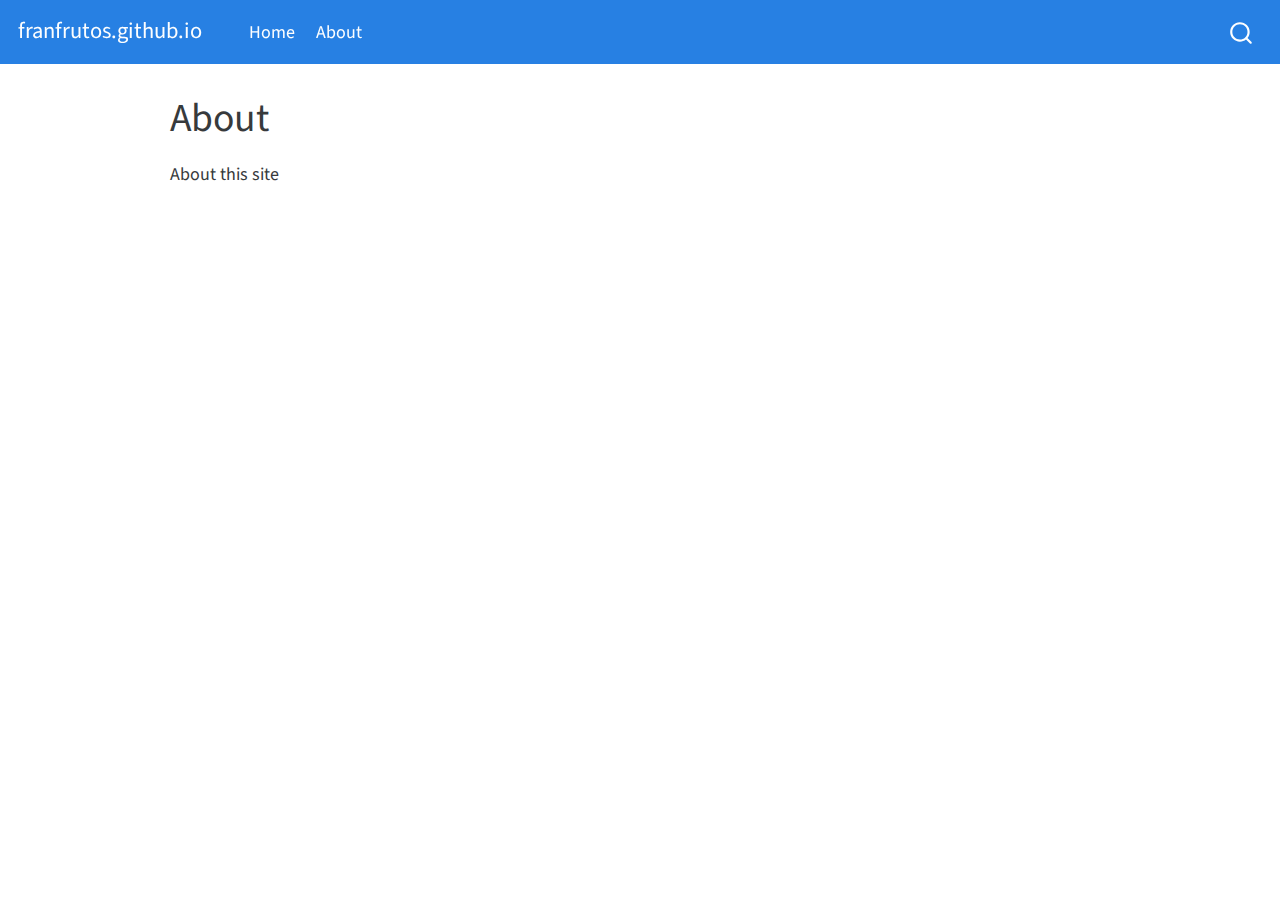
<file: _site/about.html>
<!DOCTYPE html>
<html xmlns="http://www.w3.org/1999/xhtml" lang="en" xml:lang="en"><head>

<meta charset="utf-8">
<meta name="generator" content="quarto-1.2.269">

<meta name="viewport" content="width=device-width, initial-scale=1.0, user-scalable=yes">


<title>franfrutos.github.io - About</title>
<style>
code{white-space: pre-wrap;}
span.smallcaps{font-variant: small-caps;}
div.columns{display: flex; gap: min(4vw, 1.5em);}
div.column{flex: auto; overflow-x: auto;}
div.hanging-indent{margin-left: 1.5em; text-indent: -1.5em;}
ul.task-list{list-style: none;}
ul.task-list li input[type="checkbox"] {
  width: 0.8em;
  margin: 0 0.8em 0.2em -1.6em;
  vertical-align: middle;
}
</style>


<script src="site_libs/quarto-nav/quarto-nav.js"></script>
<script src="site_libs/quarto-nav/headroom.min.js"></script>
<script src="site_libs/clipboard/clipboard.min.js"></script>
<script src="site_libs/quarto-search/autocomplete.umd.js"></script>
<script src="site_libs/quarto-search/fuse.min.js"></script>
<script src="site_libs/quarto-search/quarto-search.js"></script>
<meta name="quarto:offset" content="./">
<script src="site_libs/quarto-html/quarto.js"></script>
<script src="site_libs/quarto-html/popper.min.js"></script>
<script src="site_libs/quarto-html/tippy.umd.min.js"></script>
<script src="site_libs/quarto-html/anchor.min.js"></script>
<link href="site_libs/quarto-html/tippy.css" rel="stylesheet">
<link href="site_libs/quarto-html/quarto-syntax-highlighting.css" rel="stylesheet" id="quarto-text-highlighting-styles">
<script src="site_libs/bootstrap/bootstrap.min.js"></script>
<link href="site_libs/bootstrap/bootstrap-icons.css" rel="stylesheet">
<link href="site_libs/bootstrap/bootstrap.min.css" rel="stylesheet" id="quarto-bootstrap" data-mode="light">
<script id="quarto-search-options" type="application/json">{
  "location": "navbar",
  "copy-button": false,
  "collapse-after": 3,
  "panel-placement": "end",
  "type": "overlay",
  "limit": 20,
  "language": {
    "search-no-results-text": "No results",
    "search-matching-documents-text": "matching documents",
    "search-copy-link-title": "Copy link to search",
    "search-hide-matches-text": "Hide additional matches",
    "search-more-match-text": "more match in this document",
    "search-more-matches-text": "more matches in this document",
    "search-clear-button-title": "Clear",
    "search-detached-cancel-button-title": "Cancel",
    "search-submit-button-title": "Submit"
  }
}</script>


<link rel="stylesheet" href="styles.css">
</head>

<body class="nav-fixed">

<div id="quarto-search-results"></div>
  <header id="quarto-header" class="headroom fixed-top">
    <nav class="navbar navbar-expand-lg navbar-dark ">
      <div class="navbar-container container-fluid">
      <div class="navbar-brand-container">
    <a class="navbar-brand" href="./index.html">
    <span class="navbar-title">franfrutos.github.io</span>
    </a>
  </div>
          <button class="navbar-toggler" type="button" data-bs-toggle="collapse" data-bs-target="#navbarCollapse" aria-controls="navbarCollapse" aria-expanded="false" aria-label="Toggle navigation" onclick="if (window.quartoToggleHeadroom) { window.quartoToggleHeadroom(); }">
  <span class="navbar-toggler-icon"></span>
</button>
          <div class="collapse navbar-collapse" id="navbarCollapse">
            <ul class="navbar-nav navbar-nav-scroll me-auto">
  <li class="nav-item">
    <a class="nav-link" href="./index.html">
 <span class="menu-text">Home</span></a>
  </li>  
  <li class="nav-item">
    <a class="nav-link active" href="./about.html" aria-current="page">
 <span class="menu-text">About</span></a>
  </li>  
</ul>
              <div id="quarto-search" class="" title="Search"></div>
          </div> <!-- /navcollapse -->
      </div> <!-- /container-fluid -->
    </nav>
</header>
<!-- content -->
<div id="quarto-content" class="quarto-container page-columns page-rows-contents page-layout-article page-navbar">
<!-- sidebar -->
<!-- margin-sidebar -->
    <div id="quarto-margin-sidebar" class="sidebar margin-sidebar">
        
    </div>
<!-- main -->
<main class="content" id="quarto-document-content">

<header id="title-block-header" class="quarto-title-block default">
<div class="quarto-title">
<h1 class="title">About</h1>
</div>



<div class="quarto-title-meta">

    
  
    
  </div>
  

</header>

<p>About this site</p>



</main> <!-- /main -->
<script id="quarto-html-after-body" type="application/javascript">
window.document.addEventListener("DOMContentLoaded", function (event) {
  const toggleBodyColorMode = (bsSheetEl) => {
    const mode = bsSheetEl.getAttribute("data-mode");
    const bodyEl = window.document.querySelector("body");
    if (mode === "dark") {
      bodyEl.classList.add("quarto-dark");
      bodyEl.classList.remove("quarto-light");
    } else {
      bodyEl.classList.add("quarto-light");
      bodyEl.classList.remove("quarto-dark");
    }
  }
  const toggleBodyColorPrimary = () => {
    const bsSheetEl = window.document.querySelector("link#quarto-bootstrap");
    if (bsSheetEl) {
      toggleBodyColorMode(bsSheetEl);
    }
  }
  toggleBodyColorPrimary();  
  const icon = "";
  const anchorJS = new window.AnchorJS();
  anchorJS.options = {
    placement: 'right',
    icon: icon
  };
  anchorJS.add('.anchored');
  const clipboard = new window.ClipboardJS('.code-copy-button', {
    target: function(trigger) {
      return trigger.previousElementSibling;
    }
  });
  clipboard.on('success', function(e) {
    // button target
    const button = e.trigger;
    // don't keep focus
    button.blur();
    // flash "checked"
    button.classList.add('code-copy-button-checked');
    var currentTitle = button.getAttribute("title");
    button.setAttribute("title", "Copied!");
    let tooltip;
    if (window.bootstrap) {
      button.setAttribute("data-bs-toggle", "tooltip");
      button.setAttribute("data-bs-placement", "left");
      button.setAttribute("data-bs-title", "Copied!");
      tooltip = new bootstrap.Tooltip(button, 
        { trigger: "manual", 
          customClass: "code-copy-button-tooltip",
          offset: [0, -8]});
      tooltip.show();    
    }
    setTimeout(function() {
      if (tooltip) {
        tooltip.hide();
        button.removeAttribute("data-bs-title");
        button.removeAttribute("data-bs-toggle");
        button.removeAttribute("data-bs-placement");
      }
      button.setAttribute("title", currentTitle);
      button.classList.remove('code-copy-button-checked');
    }, 1000);
    // clear code selection
    e.clearSelection();
  });
  function tippyHover(el, contentFn) {
    const config = {
      allowHTML: true,
      content: contentFn,
      maxWidth: 500,
      delay: 100,
      arrow: false,
      appendTo: function(el) {
          return el.parentElement;
      },
      interactive: true,
      interactiveBorder: 10,
      theme: 'quarto',
      placement: 'bottom-start'
    };
    window.tippy(el, config); 
  }
  const noterefs = window.document.querySelectorAll('a[role="doc-noteref"]');
  for (var i=0; i<noterefs.length; i++) {
    const ref = noterefs[i];
    tippyHover(ref, function() {
      // use id or data attribute instead here
      let href = ref.getAttribute('data-footnote-href') || ref.getAttribute('href');
      try { href = new URL(href).hash; } catch {}
      const id = href.replace(/^#\/?/, "");
      const note = window.document.getElementById(id);
      return note.innerHTML;
    });
  }
  const findCites = (el) => {
    const parentEl = el.parentElement;
    if (parentEl) {
      const cites = parentEl.dataset.cites;
      if (cites) {
        return {
          el,
          cites: cites.split(' ')
        };
      } else {
        return findCites(el.parentElement)
      }
    } else {
      return undefined;
    }
  };
  var bibliorefs = window.document.querySelectorAll('a[role="doc-biblioref"]');
  for (var i=0; i<bibliorefs.length; i++) {
    const ref = bibliorefs[i];
    const citeInfo = findCites(ref);
    if (citeInfo) {
      tippyHover(citeInfo.el, function() {
        var popup = window.document.createElement('div');
        citeInfo.cites.forEach(function(cite) {
          var citeDiv = window.document.createElement('div');
          citeDiv.classList.add('hanging-indent');
          citeDiv.classList.add('csl-entry');
          var biblioDiv = window.document.getElementById('ref-' + cite);
          if (biblioDiv) {
            citeDiv.innerHTML = biblioDiv.innerHTML;
          }
          popup.appendChild(citeDiv);
        });
        return popup.innerHTML;
      });
    }
  }
});
</script>
</div> <!-- /content -->



</body></html>
</file>
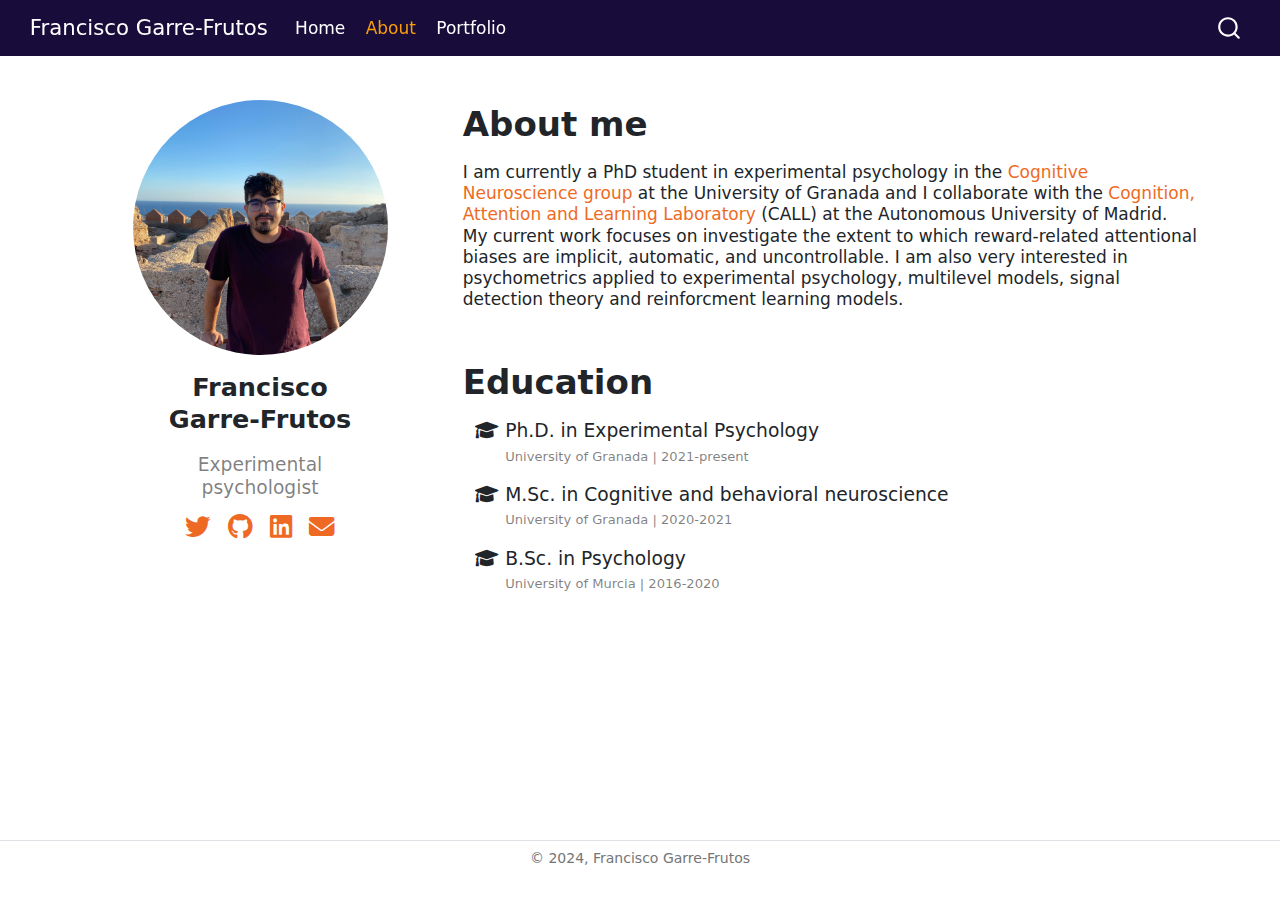
<file: docs/about.html>
<!DOCTYPE html>
<html xmlns="http://www.w3.org/1999/xhtml" lang="en" xml:lang="en"><head>

<meta charset="utf-8">
<meta name="generator" content="quarto-1.5.55">

<meta name="viewport" content="width=device-width, initial-scale=1.0, user-scalable=yes">

<meta name="description" content="<strong>?meta:website.description</strong>">

<title>&lt;strong&gt;?meta:website.title&lt;/strong&gt; – Francisco Garre-Frutos</title>
<style>
code{white-space: pre-wrap;}
span.smallcaps{font-variant: small-caps;}
div.columns{display: flex; gap: min(4vw, 1.5em);}
div.column{flex: auto; overflow-x: auto;}
div.hanging-indent{margin-left: 1.5em; text-indent: -1.5em;}
ul.task-list{list-style: none;}
ul.task-list li input[type="checkbox"] {
  width: 0.8em;
  margin: 0 0.8em 0.2em -1em; /* quarto-specific, see https://github.com/quarto-dev/quarto-cli/issues/4556 */ 
  vertical-align: middle;
}
</style>


<script src="site_libs/quarto-nav/quarto-nav.js"></script>
<script src="site_libs/quarto-nav/headroom.min.js"></script>
<script src="site_libs/clipboard/clipboard.min.js"></script>
<script src="site_libs/quarto-search/autocomplete.umd.js"></script>
<script src="site_libs/quarto-search/fuse.min.js"></script>
<script src="site_libs/quarto-search/quarto-search.js"></script>
<meta name="quarto:offset" content="./">
<link href="./source/favicon-32.png" rel="icon" type="image/png">
<script src="site_libs/quarto-html/quarto.js"></script>
<script src="site_libs/quarto-html/popper.min.js"></script>
<script src="site_libs/quarto-html/tippy.umd.min.js"></script>
<script src="site_libs/quarto-html/anchor.min.js"></script>
<link href="site_libs/quarto-html/tippy.css" rel="stylesheet">
<link href="site_libs/quarto-html/quarto-syntax-highlighting.css" rel="stylesheet" id="quarto-text-highlighting-styles">
<script src="site_libs/bootstrap/bootstrap.min.js"></script>
<link href="site_libs/bootstrap/bootstrap-icons.css" rel="stylesheet">
<link href="site_libs/bootstrap/bootstrap.min.css" rel="stylesheet" id="quarto-bootstrap" data-mode="light">
<link href="site_libs/quarto-contrib/fontawesome6-0.1.0/all.css" rel="stylesheet">
<link href="site_libs/quarto-contrib/fontawesome6-0.1.0/latex-fontsize.css" rel="stylesheet">
<script id="quarto-search-options" type="application/json">{
  "location": "navbar",
  "copy-button": false,
  "collapse-after": 3,
  "panel-placement": "end",
  "type": "overlay",
  "limit": 50,
  "keyboard-shortcut": [
    "f",
    "/",
    "s"
  ],
  "show-item-context": false,
  "language": {
    "search-no-results-text": "No results",
    "search-matching-documents-text": "matching documents",
    "search-copy-link-title": "Copy link to search",
    "search-hide-matches-text": "Hide additional matches",
    "search-more-match-text": "more match in this document",
    "search-more-matches-text": "more matches in this document",
    "search-clear-button-title": "Clear",
    "search-text-placeholder": "",
    "search-detached-cancel-button-title": "Cancel",
    "search-submit-button-title": "Submit",
    "search-label": "Search"
  }
}</script>


</head>

<body class="nav-sidebar nav-fixed fullcontent">

<div id="quarto-search-results"></div>
  <header id="quarto-header" class="headroom fixed-top">
    <nav class="navbar navbar-expand-lg " data-bs-theme="dark">
      <div class="navbar-container container-fluid">
      <div class="navbar-brand-container mx-auto">
    <a class="navbar-brand" href="./index.html">
    <span class="navbar-title">Francisco Garre-Frutos</span>
    </a>
  </div>
            <div id="quarto-search" class="" title="Search"></div>
          <button class="navbar-toggler" type="button" data-bs-toggle="collapse" data-bs-target="#navbarCollapse" aria-controls="navbarCollapse" role="menu" aria-expanded="false" aria-label="Toggle navigation" onclick="if (window.quartoToggleHeadroom) { window.quartoToggleHeadroom(); }">
  <span class="navbar-toggler-icon"></span>
</button>
          <div class="collapse navbar-collapse" id="navbarCollapse">
            <ul class="navbar-nav navbar-nav-scroll me-auto">
  <li class="nav-item">
    <a class="nav-link" href="./index.html"> 
<span class="menu-text">Home</span></a>
  </li>  
  <li class="nav-item">
    <a class="nav-link active" href="./about.html" aria-current="page"> 
<span class="menu-text">About</span></a>
  </li>  
  <li class="nav-item">
    <a class="nav-link" href="./posts.html"> 
<span class="menu-text">Portfolio</span></a>
  </li>  
</ul>
          </div> <!-- /navcollapse -->
            <div class="quarto-navbar-tools">
</div>
      </div> <!-- /container-fluid -->
    </nav>
</header>
<!-- content -->
<div id="quarto-content" class="quarto-container page-layout-custom page-navbar">
<!-- sidebar -->
<!-- margin-sidebar -->
<!-- main -->




<div id="home">
<div class="grid container">
<div class="g-col-12 g-col-lg-4 pad">
<div class="about">
  <img class="rounded-circle myself" src="./source/myself_main.jpeg" alt="?meta:website.title">
<div id="presentation">
<div class="presentation-text">Francisco Garre-Frutos</div>
<div class="presentation-subtext">Experimental psychologist</div>
<div class="network-icon">
<!-- Truco extrañisimo. Para que font awesome funcione en un code block de html es necesario poner un shortcode referenciando lo que se va a utilizar-->

<a href="https://twitter.com/Fran_gfr"><i class="fa-brands fa-twitter fa-xl" aria-label="twitter"></i></a>
<a href="https://github.com/franfrutos"><i class="fa-brands fa-github fa-xl" aria-label="github"></i></a>
<a href="https://www.linkedin.com/in/francisco-garre-frutos-462070129/"><i class="fa-brands fa-linkedin fa-xl" aria-label="linkedin"></i></a><a href="mailto:fgfrutos@gmail.com"><i class="fa-solid fa-envelope fa-xl" aria-label="envelope"></i></a>
</div>
</div>
</div>
</div>
<div class="g-col-12 g-col-lg-8 pad">
<section id="about-me" class="level1">
<h1>About me</h1>
<p>I am currently a PhD student in experimental psychology in the <a href="https://cimcyc.ugr.es/investigacion/grupos/hum379">Cognitive Neuroscience group</a> at the University of Granada and I collaborate with the <a href="https://calluam.wordpress.com/quienes-somos/">Cognition, Attention and Learning Laboratory</a> (CALL) at the Autonomous University of Madrid. My current work focuses on investigate the extent to which reward-related attentional biases are implicit, automatic, and uncontrollable. I am also very interested in psychometrics applied to experimental psychology, multilevel models, signal detection theory and reinforcment learning models.</p>
</section>
<section id="education" class="level1">
<h1>Education</h1>
 <ul class="fa-ul">
    <li><span class="fa-li"><i class="fas fa-graduation-cap"></i></span>Ph.D. in Experimental Psychology<br>
    <span class="inf">University of Granada | 2021-present</span></li>
    <li><span class="fa-li"><i class="fas fa-graduation-cap"></i></span> M.Sc. in Cognitive and behavioral neuroscience<br>
    <span class="inf">University of Granada | 2020-2021</span></li>
    <li><span class="fa-li"><i class="fas fa-graduation-cap"></i></span>B.Sc. in Psychology<br>
    <span class="inf">University of Murcia | 2016-2020</span>
    <span></span></li>
  </ul>
</section>
</div>
</div>
</div>




<script id="quarto-html-after-body" type="application/javascript">
window.document.addEventListener("DOMContentLoaded", function (event) {
  const toggleBodyColorMode = (bsSheetEl) => {
    const mode = bsSheetEl.getAttribute("data-mode");
    const bodyEl = window.document.querySelector("body");
    if (mode === "dark") {
      bodyEl.classList.add("quarto-dark");
      bodyEl.classList.remove("quarto-light");
    } else {
      bodyEl.classList.add("quarto-light");
      bodyEl.classList.remove("quarto-dark");
    }
  }
  const toggleBodyColorPrimary = () => {
    const bsSheetEl = window.document.querySelector("link#quarto-bootstrap");
    if (bsSheetEl) {
      toggleBodyColorMode(bsSheetEl);
    }
  }
  toggleBodyColorPrimary();  
  const icon = "";
  const anchorJS = new window.AnchorJS();
  anchorJS.options = {
    placement: 'right',
    icon: icon
  };
  anchorJS.add('.anchored');
  const isCodeAnnotation = (el) => {
    for (const clz of el.classList) {
      if (clz.startsWith('code-annotation-')) {                     
        return true;
      }
    }
    return false;
  }
  const onCopySuccess = function(e) {
    // button target
    const button = e.trigger;
    // don't keep focus
    button.blur();
    // flash "checked"
    button.classList.add('code-copy-button-checked');
    var currentTitle = button.getAttribute("title");
    button.setAttribute("title", "Copied!");
    let tooltip;
    if (window.bootstrap) {
      button.setAttribute("data-bs-toggle", "tooltip");
      button.setAttribute("data-bs-placement", "left");
      button.setAttribute("data-bs-title", "Copied!");
      tooltip = new bootstrap.Tooltip(button, 
        { trigger: "manual", 
          customClass: "code-copy-button-tooltip",
          offset: [0, -8]});
      tooltip.show();    
    }
    setTimeout(function() {
      if (tooltip) {
        tooltip.hide();
        button.removeAttribute("data-bs-title");
        button.removeAttribute("data-bs-toggle");
        button.removeAttribute("data-bs-placement");
      }
      button.setAttribute("title", currentTitle);
      button.classList.remove('code-copy-button-checked');
    }, 1000);
    // clear code selection
    e.clearSelection();
  }
  const getTextToCopy = function(trigger) {
      const codeEl = trigger.previousElementSibling.cloneNode(true);
      for (const childEl of codeEl.children) {
        if (isCodeAnnotation(childEl)) {
          childEl.remove();
        }
      }
      return codeEl.innerText;
  }
  const clipboard = new window.ClipboardJS('.code-copy-button:not([data-in-quarto-modal])', {
    text: getTextToCopy
  });
  clipboard.on('success', onCopySuccess);
  if (window.document.getElementById('quarto-embedded-source-code-modal')) {
    // For code content inside modals, clipBoardJS needs to be initialized with a container option
    // TODO: Check when it could be a function (https://github.com/zenorocha/clipboard.js/issues/860)
    const clipboardModal = new window.ClipboardJS('.code-copy-button[data-in-quarto-modal]', {
      text: getTextToCopy,
      container: window.document.getElementById('quarto-embedded-source-code-modal')
    });
    clipboardModal.on('success', onCopySuccess);
  }
    var localhostRegex = new RegExp(/^(?:http|https):\/\/localhost\:?[0-9]*\//);
    var mailtoRegex = new RegExp(/^mailto:/);
      var filterRegex = new RegExp('/' + window.location.host + '/');
    var isInternal = (href) => {
        return filterRegex.test(href) || localhostRegex.test(href) || mailtoRegex.test(href);
    }
    // Inspect non-navigation links and adorn them if external
 	var links = window.document.querySelectorAll('a[href]:not(.nav-link):not(.navbar-brand):not(.toc-action):not(.sidebar-link):not(.sidebar-item-toggle):not(.pagination-link):not(.no-external):not([aria-hidden]):not(.dropdown-item):not(.quarto-navigation-tool):not(.about-link)');
    for (var i=0; i<links.length; i++) {
      const link = links[i];
      if (!isInternal(link.href)) {
        // undo the damage that might have been done by quarto-nav.js in the case of
        // links that we want to consider external
        if (link.dataset.originalHref !== undefined) {
          link.href = link.dataset.originalHref;
        }
      }
    }
  function tippyHover(el, contentFn, onTriggerFn, onUntriggerFn) {
    const config = {
      allowHTML: true,
      maxWidth: 500,
      delay: 100,
      arrow: false,
      appendTo: function(el) {
          return el.parentElement;
      },
      interactive: true,
      interactiveBorder: 10,
      theme: 'quarto',
      placement: 'bottom-start',
    };
    if (contentFn) {
      config.content = contentFn;
    }
    if (onTriggerFn) {
      config.onTrigger = onTriggerFn;
    }
    if (onUntriggerFn) {
      config.onUntrigger = onUntriggerFn;
    }
    window.tippy(el, config); 
  }
  const noterefs = window.document.querySelectorAll('a[role="doc-noteref"]');
  for (var i=0; i<noterefs.length; i++) {
    const ref = noterefs[i];
    tippyHover(ref, function() {
      // use id or data attribute instead here
      let href = ref.getAttribute('data-footnote-href') || ref.getAttribute('href');
      try { href = new URL(href).hash; } catch {}
      const id = href.replace(/^#\/?/, "");
      const note = window.document.getElementById(id);
      if (note) {
        return note.innerHTML;
      } else {
        return "";
      }
    });
  }
  const xrefs = window.document.querySelectorAll('a.quarto-xref');
  const processXRef = (id, note) => {
    // Strip column container classes
    const stripColumnClz = (el) => {
      el.classList.remove("page-full", "page-columns");
      if (el.children) {
        for (const child of el.children) {
          stripColumnClz(child);
        }
      }
    }
    stripColumnClz(note)
    if (id === null || id.startsWith('sec-')) {
      // Special case sections, only their first couple elements
      const container = document.createElement("div");
      if (note.children && note.children.length > 2) {
        container.appendChild(note.children[0].cloneNode(true));
        for (let i = 1; i < note.children.length; i++) {
          const child = note.children[i];
          if (child.tagName === "P" && child.innerText === "") {
            continue;
          } else {
            container.appendChild(child.cloneNode(true));
            break;
          }
        }
        if (window.Quarto?.typesetMath) {
          window.Quarto.typesetMath(container);
        }
        return container.innerHTML
      } else {
        if (window.Quarto?.typesetMath) {
          window.Quarto.typesetMath(note);
        }
        return note.innerHTML;
      }
    } else {
      // Remove any anchor links if they are present
      const anchorLink = note.querySelector('a.anchorjs-link');
      if (anchorLink) {
        anchorLink.remove();
      }
      if (window.Quarto?.typesetMath) {
        window.Quarto.typesetMath(note);
      }
      // TODO in 1.5, we should make sure this works without a callout special case
      if (note.classList.contains("callout")) {
        return note.outerHTML;
      } else {
        return note.innerHTML;
      }
    }
  }
  for (var i=0; i<xrefs.length; i++) {
    const xref = xrefs[i];
    tippyHover(xref, undefined, function(instance) {
      instance.disable();
      let url = xref.getAttribute('href');
      let hash = undefined; 
      if (url.startsWith('#')) {
        hash = url;
      } else {
        try { hash = new URL(url).hash; } catch {}
      }
      if (hash) {
        const id = hash.replace(/^#\/?/, "");
        const note = window.document.getElementById(id);
        if (note !== null) {
          try {
            const html = processXRef(id, note.cloneNode(true));
            instance.setContent(html);
          } finally {
            instance.enable();
            instance.show();
          }
        } else {
          // See if we can fetch this
          fetch(url.split('#')[0])
          .then(res => res.text())
          .then(html => {
            const parser = new DOMParser();
            const htmlDoc = parser.parseFromString(html, "text/html");
            const note = htmlDoc.getElementById(id);
            if (note !== null) {
              const html = processXRef(id, note);
              instance.setContent(html);
            } 
          }).finally(() => {
            instance.enable();
            instance.show();
          });
        }
      } else {
        // See if we can fetch a full url (with no hash to target)
        // This is a special case and we should probably do some content thinning / targeting
        fetch(url)
        .then(res => res.text())
        .then(html => {
          const parser = new DOMParser();
          const htmlDoc = parser.parseFromString(html, "text/html");
          const note = htmlDoc.querySelector('main.content');
          if (note !== null) {
            // This should only happen for chapter cross references
            // (since there is no id in the URL)
            // remove the first header
            if (note.children.length > 0 && note.children[0].tagName === "HEADER") {
              note.children[0].remove();
            }
            const html = processXRef(null, note);
            instance.setContent(html);
          } 
        }).finally(() => {
          instance.enable();
          instance.show();
        });
      }
    }, function(instance) {
    });
  }
      let selectedAnnoteEl;
      const selectorForAnnotation = ( cell, annotation) => {
        let cellAttr = 'data-code-cell="' + cell + '"';
        let lineAttr = 'data-code-annotation="' +  annotation + '"';
        const selector = 'span[' + cellAttr + '][' + lineAttr + ']';
        return selector;
      }
      const selectCodeLines = (annoteEl) => {
        const doc = window.document;
        const targetCell = annoteEl.getAttribute("data-target-cell");
        const targetAnnotation = annoteEl.getAttribute("data-target-annotation");
        const annoteSpan = window.document.querySelector(selectorForAnnotation(targetCell, targetAnnotation));
        const lines = annoteSpan.getAttribute("data-code-lines").split(",");
        const lineIds = lines.map((line) => {
          return targetCell + "-" + line;
        })
        let top = null;
        let height = null;
        let parent = null;
        if (lineIds.length > 0) {
            //compute the position of the single el (top and bottom and make a div)
            const el = window.document.getElementById(lineIds[0]);
            top = el.offsetTop;
            height = el.offsetHeight;
            parent = el.parentElement.parentElement;
          if (lineIds.length > 1) {
            const lastEl = window.document.getElementById(lineIds[lineIds.length - 1]);
            const bottom = lastEl.offsetTop + lastEl.offsetHeight;
            height = bottom - top;
          }
          if (top !== null && height !== null && parent !== null) {
            // cook up a div (if necessary) and position it 
            let div = window.document.getElementById("code-annotation-line-highlight");
            if (div === null) {
              div = window.document.createElement("div");
              div.setAttribute("id", "code-annotation-line-highlight");
              div.style.position = 'absolute';
              parent.appendChild(div);
            }
            div.style.top = top - 2 + "px";
            div.style.height = height + 4 + "px";
            div.style.left = 0;
            let gutterDiv = window.document.getElementById("code-annotation-line-highlight-gutter");
            if (gutterDiv === null) {
              gutterDiv = window.document.createElement("div");
              gutterDiv.setAttribute("id", "code-annotation-line-highlight-gutter");
              gutterDiv.style.position = 'absolute';
              const codeCell = window.document.getElementById(targetCell);
              const gutter = codeCell.querySelector('.code-annotation-gutter');
              gutter.appendChild(gutterDiv);
            }
            gutterDiv.style.top = top - 2 + "px";
            gutterDiv.style.height = height + 4 + "px";
          }
          selectedAnnoteEl = annoteEl;
        }
      };
      const unselectCodeLines = () => {
        const elementsIds = ["code-annotation-line-highlight", "code-annotation-line-highlight-gutter"];
        elementsIds.forEach((elId) => {
          const div = window.document.getElementById(elId);
          if (div) {
            div.remove();
          }
        });
        selectedAnnoteEl = undefined;
      };
        // Handle positioning of the toggle
    window.addEventListener(
      "resize",
      throttle(() => {
        elRect = undefined;
        if (selectedAnnoteEl) {
          selectCodeLines(selectedAnnoteEl);
        }
      }, 10)
    );
    function throttle(fn, ms) {
    let throttle = false;
    let timer;
      return (...args) => {
        if(!throttle) { // first call gets through
            fn.apply(this, args);
            throttle = true;
        } else { // all the others get throttled
            if(timer) clearTimeout(timer); // cancel #2
            timer = setTimeout(() => {
              fn.apply(this, args);
              timer = throttle = false;
            }, ms);
        }
      };
    }
      // Attach click handler to the DT
      const annoteDls = window.document.querySelectorAll('dt[data-target-cell]');
      for (const annoteDlNode of annoteDls) {
        annoteDlNode.addEventListener('click', (event) => {
          const clickedEl = event.target;
          if (clickedEl !== selectedAnnoteEl) {
            unselectCodeLines();
            const activeEl = window.document.querySelector('dt[data-target-cell].code-annotation-active');
            if (activeEl) {
              activeEl.classList.remove('code-annotation-active');
            }
            selectCodeLines(clickedEl);
            clickedEl.classList.add('code-annotation-active');
          } else {
            // Unselect the line
            unselectCodeLines();
            clickedEl.classList.remove('code-annotation-active');
          }
        });
      }
  const findCites = (el) => {
    const parentEl = el.parentElement;
    if (parentEl) {
      const cites = parentEl.dataset.cites;
      if (cites) {
        return {
          el,
          cites: cites.split(' ')
        };
      } else {
        return findCites(el.parentElement)
      }
    } else {
      return undefined;
    }
  };
  var bibliorefs = window.document.querySelectorAll('a[role="doc-biblioref"]');
  for (var i=0; i<bibliorefs.length; i++) {
    const ref = bibliorefs[i];
    const citeInfo = findCites(ref);
    if (citeInfo) {
      tippyHover(citeInfo.el, function() {
        var popup = window.document.createElement('div');
        citeInfo.cites.forEach(function(cite) {
          var citeDiv = window.document.createElement('div');
          citeDiv.classList.add('hanging-indent');
          citeDiv.classList.add('csl-entry');
          var biblioDiv = window.document.getElementById('ref-' + cite);
          if (biblioDiv) {
            citeDiv.innerHTML = biblioDiv.innerHTML;
          }
          popup.appendChild(citeDiv);
        });
        return popup.innerHTML;
      });
    }
  }
});
</script>
</div> <!-- /content -->
<footer class="footer">
  <div class="nav-footer">
    <div class="nav-footer-left">
      &nbsp;
    </div>   
    <div class="nav-footer-center">
<p><span class="faux-block">© 2024, Francisco Garre-Frutos</span></p>
</div>
    <div class="nav-footer-right">
      &nbsp;
    </div>
  </div>
</footer>




</body></html>
</file>
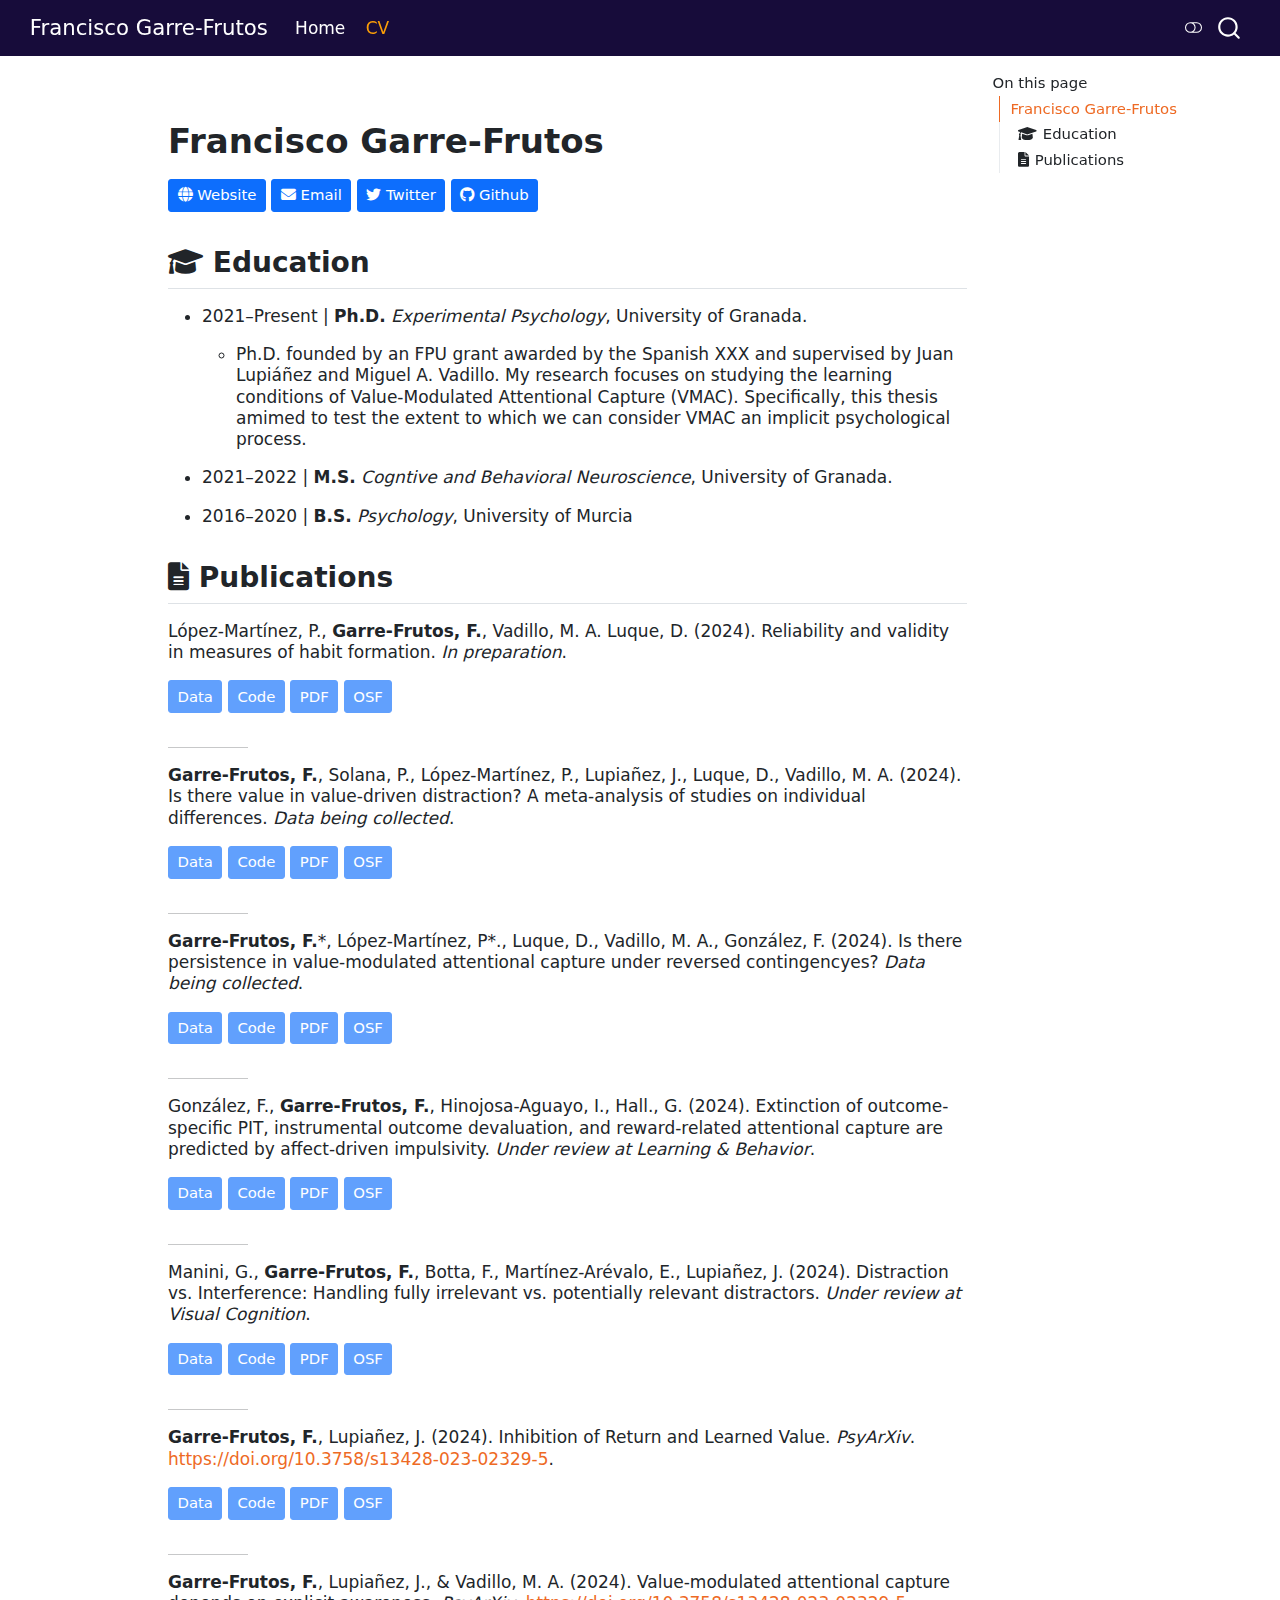
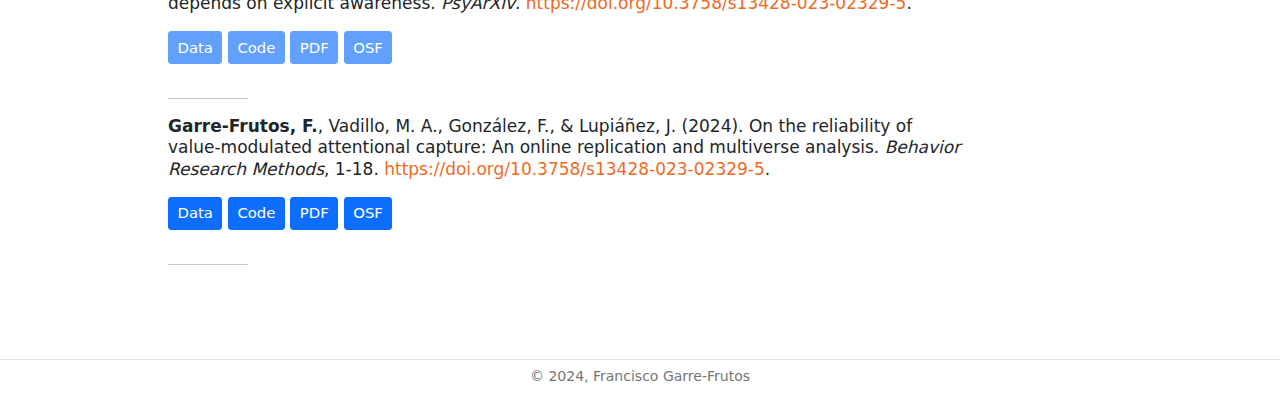
<file: docs/CV.html>
<!DOCTYPE html>
<html xmlns="http://www.w3.org/1999/xhtml" lang="en" xml:lang="en"><head>

<meta charset="utf-8">
<meta name="generator" content="quarto-1.5.55">

<meta name="viewport" content="width=device-width, initial-scale=1.0, user-scalable=yes">


<title>cv – Francisco Garre-Frutos</title>
<style>
code{white-space: pre-wrap;}
span.smallcaps{font-variant: small-caps;}
div.columns{display: flex; gap: min(4vw, 1.5em);}
div.column{flex: auto; overflow-x: auto;}
div.hanging-indent{margin-left: 1.5em; text-indent: -1.5em;}
ul.task-list{list-style: none;}
ul.task-list li input[type="checkbox"] {
  width: 0.8em;
  margin: 0 0.8em 0.2em -1em; /* quarto-specific, see https://github.com/quarto-dev/quarto-cli/issues/4556 */ 
  vertical-align: middle;
}
</style>


<script src="site_libs/quarto-nav/quarto-nav.js"></script>
<script src="site_libs/quarto-nav/headroom.min.js"></script>
<script src="site_libs/clipboard/clipboard.min.js"></script>
<script src="site_libs/quarto-search/autocomplete.umd.js"></script>
<script src="site_libs/quarto-search/fuse.min.js"></script>
<script src="site_libs/quarto-search/quarto-search.js"></script>
<meta name="quarto:offset" content="./">
<link href="./source/favicon-32.png" rel="icon" type="image/png">
<script src="site_libs/quarto-html/quarto.js"></script>
<script src="site_libs/quarto-html/popper.min.js"></script>
<script src="site_libs/quarto-html/tippy.umd.min.js"></script>
<script src="site_libs/quarto-html/anchor.min.js"></script>
<link href="site_libs/quarto-html/tippy.css" rel="stylesheet">
<link href="site_libs/quarto-html/quarto-syntax-highlighting.css" rel="stylesheet" class="quarto-color-scheme" id="quarto-text-highlighting-styles">
<link href="site_libs/quarto-html/quarto-syntax-highlighting-dark.css" rel="prefetch" class="quarto-color-scheme quarto-color-alternate" id="quarto-text-highlighting-styles">
<script src="site_libs/bootstrap/bootstrap.min.js"></script>
<link href="site_libs/bootstrap/bootstrap-icons.css" rel="stylesheet">
<link href="site_libs/bootstrap/bootstrap.min.css" rel="stylesheet" class="quarto-color-scheme" id="quarto-bootstrap" data-mode="light">
<link href="site_libs/bootstrap/bootstrap-dark.min.css" rel="prefetch" class="quarto-color-scheme quarto-color-alternate" id="quarto-bootstrap" data-mode="dark">
<link href="site_libs/quarto-contrib/fontawesome6-0.1.0/all.css" rel="stylesheet">
<link href="site_libs/quarto-contrib/fontawesome6-0.1.0/latex-fontsize.css" rel="stylesheet">
<script id="quarto-search-options" type="application/json">{
  "location": "navbar",
  "copy-button": false,
  "collapse-after": 3,
  "panel-placement": "end",
  "type": "overlay",
  "limit": 50,
  "keyboard-shortcut": [
    "f",
    "/",
    "s"
  ],
  "show-item-context": false,
  "language": {
    "search-no-results-text": "No results",
    "search-matching-documents-text": "matching documents",
    "search-copy-link-title": "Copy link to search",
    "search-hide-matches-text": "Hide additional matches",
    "search-more-match-text": "more match in this document",
    "search-more-matches-text": "more matches in this document",
    "search-clear-button-title": "Clear",
    "search-text-placeholder": "",
    "search-detached-cancel-button-title": "Cancel",
    "search-submit-button-title": "Submit",
    "search-label": "Search"
  }
}</script>


</head>

<body class="nav-fixed">

<div id="quarto-search-results"></div>
  <header id="quarto-header" class="headroom fixed-top">
    <nav class="navbar navbar-expand-lg " data-bs-theme="dark">
      <div class="navbar-container container-fluid">
      <div class="navbar-brand-container mx-auto">
    <a class="navbar-brand" href="./index.html">
    <span class="navbar-title">Francisco Garre-Frutos</span>
    </a>
  </div>
            <div id="quarto-search" class="" title="Search"></div>
          <button class="navbar-toggler" type="button" data-bs-toggle="collapse" data-bs-target="#navbarCollapse" aria-controls="navbarCollapse" role="menu" aria-expanded="false" aria-label="Toggle navigation" onclick="if (window.quartoToggleHeadroom) { window.quartoToggleHeadroom(); }">
  <span class="navbar-toggler-icon"></span>
</button>
          <div class="collapse navbar-collapse" id="navbarCollapse">
            <ul class="navbar-nav navbar-nav-scroll me-auto">
  <li class="nav-item">
    <a class="nav-link" href="./index.html"> 
<span class="menu-text">Home</span></a>
  </li>  
  <li class="nav-item">
    <a class="nav-link active" href="./CV.html" aria-current="page"> 
<span class="menu-text">CV</span></a>
  </li>  
</ul>
          </div> <!-- /navcollapse -->
            <div class="quarto-navbar-tools">
  <a href="" class="quarto-color-scheme-toggle quarto-navigation-tool  px-1" onclick="window.quartoToggleColorScheme(); return false;" title="Toggle dark mode"><i class="bi"></i></a>
</div>
      </div> <!-- /container-fluid -->
    </nav>
</header>
<!-- content -->
<div id="quarto-content" class="quarto-container page-columns page-rows-contents page-layout-article page-navbar">
<!-- sidebar -->
<!-- margin-sidebar -->
    <div id="quarto-margin-sidebar" class="sidebar margin-sidebar">
        <nav id="TOC" role="doc-toc" class="toc-active">
    <h2 id="toc-title">On this page</h2>
   
  <ul class="collapse">
  <li><a href="#francisco-garre-frutos" id="toc-francisco-garre-frutos" class="nav-link active" data-scroll-target="#francisco-garre-frutos">Francisco Garre-Frutos</a>
  <ul class="collapse">
  <li><a href="#education" id="toc-education" class="nav-link" data-scroll-target="#education"><i class="fa-solid fa-graduation-cap"></i> Education</a></li>
  <li><a href="#publications" id="toc-publications" class="nav-link" data-scroll-target="#publications"><i class="fa-solid fa-file-lines"></i> Publications</a></li>
  </ul></li>
  </ul>
</nav>
    </div>
<!-- main -->
<main class="content" id="quarto-document-content">




<section id="francisco-garre-frutos" class="level1">
<h1>Francisco Garre-Frutos</h1>
<p><a href="https://www.matthewbjane.com" class="btn btn-primary btn-sm" role="button" data-toggle="data" title="Data File"><i class="fa-solid fa-globe" aria-label="globe"></i> Website</a> <a href="mailto:matthew.jane@uconn.edu" class="btn btn-primary btn-sm" role="button" data-toggle="data" title="Data File"><i class="fa-solid fa-envelope" aria-label="envelope"></i> Email</a> <a href="https://www.twitter.com/MatthewBJane" class="btn btn-primary btn-sm" role="button" data-toggle="data" title="Data File"><i class="fa-brands fa-twitter" aria-label="twitter"></i> Twitter</a> <a href="https://www.github.io/MatthewBJane" class="btn btn-primary btn-sm" role="button" data-toggle="data" title="Data File"><i class="fa-brands fa-github" aria-label="github"></i> Github</a></p>
<section id="education" class="level2">
<h2 class="anchored" data-anchor-id="education"><i class="fa-solid fa-graduation-cap"></i> Education</h2>
<ul>
<li><p>2021–Present | <strong>Ph.D.</strong> <em>Experimental Psychology</em>, University of Granada.</p>
<ul>
<li>Ph.D.&nbsp;founded by an FPU grant awarded by the Spanish XXX and supervised by Juan Lupiáñez and Miguel A. Vadillo. My research focuses on studying the learning conditions of Value-Modulated Attentional Capture (VMAC). Specifically, this thesis amimed to test the extent to which we can consider VMAC an implicit psychological process.</li>
</ul></li>
<li><p>2021–2022 | <strong>M.S.</strong> <em>Cogntive and Behavioral Neuroscience</em>, University of Granada.</p></li>
<li><p>2016–2020 | <strong>B.S.</strong> <em>Psychology</em>, University of Murcia</p></li>
</ul>
</section>
<section id="publications" class="level2">
<h2 class="anchored" data-anchor-id="publications"><i class="fa-solid fa-file-lines"></i> Publications</h2>
<p>López-Martínez, P., <strong>Garre-Frutos, F.</strong>, Vadillo, M. A. Luque, D. (2024). Reliability and validity in measures of habit formation. <em>In preparation</em>.</p>
<div class="btn-group" role="group" aria-label="Open Science Links">
<p><a href="" class="btn-sm btn btn-primary disabled" role="button" data-toggle="data" title="data">Data</a> <a href="" class="btn-sm btn btn-primary disabled" role="button" data-toggle="code" title="Data File">Code</a> <a href="" class="btn-sm btn btn-primary disabled" role="button" data-toggle="pdf" title="Data File">PDF</a> <a href="" class="btn-sm btn btn-primary disabled" role="button" data-toggle="osf" title="Data File">OSF</a></p>
</div>
<hr width="10%">
<p><strong>Garre-Frutos, F.</strong>, Solana, P., López-Martínez, P., Lupiañez, J., Luque, D., Vadillo, M. A. (2024). Is there value in value-driven distraction? A meta-analysis of studies on individual differences. <em>Data being collected</em>.</p>
<div class="btn-group" role="group" aria-label="Open Science Links">
<p><a href="" class="btn-sm btn btn-primary disabled" role="button" data-toggle="data" title="data">Data</a> <a href="" class="btn-sm btn btn-primary disabled" role="button" data-toggle="code" title="Data File">Code</a> <a href="" class="btn-sm btn btn-primary disabled" role="button" data-toggle="pdf" title="Data File">PDF</a> <a href="" class="btn-sm btn btn-primary disabled" role="button" data-toggle="osf" title="Data File">OSF</a></p>
</div>
<hr width="10%">
<p><strong>Garre-Frutos, F.</strong>*, López-Martínez, P*., Luque, D., Vadillo, M. A., González, F. (2024). Is there persistence in value-modulated attentional capture under reversed contingencyes? <em>Data being collected</em>.</p>
<div class="btn-group" role="group" aria-label="Open Science Links">
<p><a href="" class="btn-sm btn btn-primary disabled" role="button" data-toggle="data" title="data">Data</a> <a href="" class="btn-sm btn btn-primary disabled" role="button" data-toggle="code" title="Data File">Code</a> <a href="" class="btn-sm btn btn-primary disabled" role="button" data-toggle="pdf" title="Data File">PDF</a> <a href="" class="btn-sm btn btn-primary disabled" role="button" data-toggle="osf" title="Data File">OSF</a></p>
</div>
<hr width="10%">
<p>González, F., <strong>Garre-Frutos, F.</strong>, Hinojosa-Aguayo, I., Hall., G. (2024). Extinction of outcome-specific PIT, instrumental outcome devaluation, and reward-related attentional capture are predicted by affect-driven impulsivity. <em>Under review at Learning &amp; Behavior</em>.</p>
<div class="btn-group" role="group" aria-label="Open Science Links">
<p><a href="" class="btn-sm btn btn-primary disabled" role="button" data-toggle="data" title="data">Data</a> <a href="" class="btn-sm btn btn-primary disabled" role="button" data-toggle="code" title="Data File">Code</a> <a href="" class="btn-sm btn btn-primary disabled" role="button" data-toggle="pdf" title="Data File">PDF</a> <a href="" class="btn-sm btn btn-primary disabled" role="button" data-toggle="osf" title="Data File">OSF</a></p>
</div>
<hr width="10%">
<p>Manini, G., <strong>Garre-Frutos, F.</strong>, Botta, F., Martínez-Arévalo, E., Lupiañez, J. (2024). Distraction vs.&nbsp;Interference: Handling fully irrelevant vs.&nbsp;potentially relevant distractors. <em>Under review at Visual Cognition</em>.</p>
<div class="btn-group" role="group" aria-label="Open Science Links">
<p><a href="" class="btn-sm btn btn-primary disabled" role="button" data-toggle="data" title="data">Data</a> <a href="" class="btn-sm btn btn-primary disabled" role="button" data-toggle="code" title="Data File">Code</a> <a href="" class="btn-sm btn btn-primary disabled" role="button" data-toggle="pdf" title="Data File">PDF</a> <a href="" class="btn-sm btn btn-primary disabled" role="button" data-toggle="osf" title="Data File">OSF</a></p>
</div>
<hr width="10%">
<p><strong>Garre-Frutos, F.</strong>, Lupiañez, J. (2024). Inhibition of Return and Learned Value. <em>PsyArXiv</em>. <a href="https://doi.org/10.3758/s13428-023-02329-5">https://doi.org/10.3758/s13428-023-02329-5</a>.</p>
<div class="btn-group" role="group" aria-label="Open Science Links">
<p><a href="" class="btn-sm btn btn-primary disabled" role="button" data-toggle="data" title="data">Data</a> <a href="" class="btn-sm btn btn-primary disabled" role="button" data-toggle="code" title="Data File">Code</a> <a href="" class="btn-sm btn btn-primary disabled" role="button" data-toggle="pdf" title="Data File">PDF</a> <a href="" class="btn-sm btn btn-primary disabled" role="button" data-toggle="osf" title="Data File">OSF</a></p>
</div>
<hr width="10%">
<p><strong>Garre-Frutos, F.</strong>, Lupiañez, J., &amp; Vadillo, M. A. (2024). Value-modulated attentional capture depends on explicit awareness. <em>PsyArXiv</em>. <a href="https://doi.org/10.3758/s13428-023-02329-5">https://doi.org/10.3758/s13428-023-02329-5</a>.</p>
<div class="btn-group" role="group" aria-label="Open Science Links">
<p><a href="" class="btn-sm btn btn-primary disabled" role="button" data-toggle="data" title="data">Data</a> <a href="" class="btn-sm btn btn-primary disabled" role="button" data-toggle="code" title="Data File">Code</a> <a href="" class="btn-sm btn btn-primary disabled" role="button" data-toggle="pdf" title="Data File">PDF</a> <a href="" class="btn-sm btn btn-primary disabled" role="button" data-toggle="osf" title="Data File">OSF</a></p>
</div>
<hr width="10%">
<p><strong>Garre-Frutos, F.</strong>, Vadillo, M. A., González, F., &amp; Lupiáñez, J. (2024). On the reliability of value-modulated attentional capture: An online replication and multiverse analysis. <em>Behavior Research Methods</em>, 1-18. <a href="https://doi.org/10.3758/s13428-023-02329-5">https://doi.org/10.3758/s13428-023-02329-5</a>.</p>
<div class="btn-group" role="group" aria-label="Open Science Links">
<p><a href="https://github.com/MatthewBJane/meta-analysis-data-code/tree/main/acoustic_stimulation_and_memory/data" class="btn-sm btn btn-primary" role="button" data-toggle="data" title="data">Data</a> <a href="https://github.com/MatthewBJane/meta-analysis-data-code/tree/main/acoustic_stimulation_and_memory/analysis" class="btn-sm btn btn-primary" role="button" data-toggle="code" title="Data File">Code</a> <a href="manuscripts/Harlow2023_Frontiers.pdf" class="btn-sm btn btn-primary" role="button" data-toggle="pdf" title="Data File">PDF</a> <a href="https://osf.io/8b49k/" class="btn-sm btn btn-primary" role="button" data-toggle="osf" title="Data File">OSF</a></p>
</div>
<hr width="10%">


</section>
</section>

</main> <!-- /main -->
<script id="quarto-html-after-body" type="application/javascript">
window.document.addEventListener("DOMContentLoaded", function (event) {
  const toggleBodyColorMode = (bsSheetEl) => {
    const mode = bsSheetEl.getAttribute("data-mode");
    const bodyEl = window.document.querySelector("body");
    if (mode === "dark") {
      bodyEl.classList.add("quarto-dark");
      bodyEl.classList.remove("quarto-light");
    } else {
      bodyEl.classList.add("quarto-light");
      bodyEl.classList.remove("quarto-dark");
    }
  }
  const toggleBodyColorPrimary = () => {
    const bsSheetEl = window.document.querySelector("link#quarto-bootstrap");
    if (bsSheetEl) {
      toggleBodyColorMode(bsSheetEl);
    }
  }
  toggleBodyColorPrimary();  
  const disableStylesheet = (stylesheets) => {
    for (let i=0; i < stylesheets.length; i++) {
      const stylesheet = stylesheets[i];
      stylesheet.rel = 'prefetch';
    }
  }
  const enableStylesheet = (stylesheets) => {
    for (let i=0; i < stylesheets.length; i++) {
      const stylesheet = stylesheets[i];
      stylesheet.rel = 'stylesheet';
    }
  }
  const manageTransitions = (selector, allowTransitions) => {
    const els = window.document.querySelectorAll(selector);
    for (let i=0; i < els.length; i++) {
      const el = els[i];
      if (allowTransitions) {
        el.classList.remove('notransition');
      } else {
        el.classList.add('notransition');
      }
    }
  }
  const toggleGiscusIfUsed = (isAlternate, darkModeDefault) => {
    const baseTheme = document.querySelector('#giscus-base-theme')?.value ?? 'light';
    const alternateTheme = document.querySelector('#giscus-alt-theme')?.value ?? 'dark';
    let newTheme = '';
    if(darkModeDefault) {
      newTheme = isAlternate ? baseTheme : alternateTheme;
    } else {
      newTheme = isAlternate ? alternateTheme : baseTheme;
    }
    const changeGiscusTheme = () => {
      // From: https://github.com/giscus/giscus/issues/336
      const sendMessage = (message) => {
        const iframe = document.querySelector('iframe.giscus-frame');
        if (!iframe) return;
        iframe.contentWindow.postMessage({ giscus: message }, 'https://giscus.app');
      }
      sendMessage({
        setConfig: {
          theme: newTheme
        }
      });
    }
    const isGiscussLoaded = window.document.querySelector('iframe.giscus-frame') !== null;
    if (isGiscussLoaded) {
      changeGiscusTheme();
    }
  }
  const toggleColorMode = (alternate) => {
    // Switch the stylesheets
    const alternateStylesheets = window.document.querySelectorAll('link.quarto-color-scheme.quarto-color-alternate');
    manageTransitions('#quarto-margin-sidebar .nav-link', false);
    if (alternate) {
      enableStylesheet(alternateStylesheets);
      for (const sheetNode of alternateStylesheets) {
        if (sheetNode.id === "quarto-bootstrap") {
          toggleBodyColorMode(sheetNode);
        }
      }
    } else {
      disableStylesheet(alternateStylesheets);
      toggleBodyColorPrimary();
    }
    manageTransitions('#quarto-margin-sidebar .nav-link', true);
    // Switch the toggles
    const toggles = window.document.querySelectorAll('.quarto-color-scheme-toggle');
    for (let i=0; i < toggles.length; i++) {
      const toggle = toggles[i];
      if (toggle) {
        if (alternate) {
          toggle.classList.add("alternate");     
        } else {
          toggle.classList.remove("alternate");
        }
      }
    }
    // Hack to workaround the fact that safari doesn't
    // properly recolor the scrollbar when toggling (#1455)
    if (navigator.userAgent.indexOf('Safari') > 0 && navigator.userAgent.indexOf('Chrome') == -1) {
      manageTransitions("body", false);
      window.scrollTo(0, 1);
      setTimeout(() => {
        window.scrollTo(0, 0);
        manageTransitions("body", true);
      }, 40);  
    }
  }
  const isFileUrl = () => { 
    return window.location.protocol === 'file:';
  }
  const hasAlternateSentinel = () => {  
    let styleSentinel = getColorSchemeSentinel();
    if (styleSentinel !== null) {
      return styleSentinel === "alternate";
    } else {
      return false;
    }
  }
  const setStyleSentinel = (alternate) => {
    const value = alternate ? "alternate" : "default";
    if (!isFileUrl()) {
      window.localStorage.setItem("quarto-color-scheme", value);
    } else {
      localAlternateSentinel = value;
    }
  }
  const getColorSchemeSentinel = () => {
    if (!isFileUrl()) {
      const storageValue = window.localStorage.getItem("quarto-color-scheme");
      return storageValue != null ? storageValue : localAlternateSentinel;
    } else {
      return localAlternateSentinel;
    }
  }
  const darkModeDefault = false;
  let localAlternateSentinel = darkModeDefault ? 'alternate' : 'default';
  // Dark / light mode switch
  window.quartoToggleColorScheme = () => {
    // Read the current dark / light value 
    let toAlternate = !hasAlternateSentinel();
    toggleColorMode(toAlternate);
    setStyleSentinel(toAlternate);
    toggleGiscusIfUsed(toAlternate, darkModeDefault);
  };
  // Ensure there is a toggle, if there isn't float one in the top right
  if (window.document.querySelector('.quarto-color-scheme-toggle') === null) {
    const a = window.document.createElement('a');
    a.classList.add('top-right');
    a.classList.add('quarto-color-scheme-toggle');
    a.href = "";
    a.onclick = function() { try { window.quartoToggleColorScheme(); } catch {} return false; };
    const i = window.document.createElement("i");
    i.classList.add('bi');
    a.appendChild(i);
    window.document.body.appendChild(a);
  }
  // Switch to dark mode if need be
  if (hasAlternateSentinel()) {
    toggleColorMode(true);
  } else {
    toggleColorMode(false);
  }
  const icon = "";
  const anchorJS = new window.AnchorJS();
  anchorJS.options = {
    placement: 'right',
    icon: icon
  };
  anchorJS.add('.anchored');
  const isCodeAnnotation = (el) => {
    for (const clz of el.classList) {
      if (clz.startsWith('code-annotation-')) {                     
        return true;
      }
    }
    return false;
  }
  const onCopySuccess = function(e) {
    // button target
    const button = e.trigger;
    // don't keep focus
    button.blur();
    // flash "checked"
    button.classList.add('code-copy-button-checked');
    var currentTitle = button.getAttribute("title");
    button.setAttribute("title", "Copied!");
    let tooltip;
    if (window.bootstrap) {
      button.setAttribute("data-bs-toggle", "tooltip");
      button.setAttribute("data-bs-placement", "left");
      button.setAttribute("data-bs-title", "Copied!");
      tooltip = new bootstrap.Tooltip(button, 
        { trigger: "manual", 
          customClass: "code-copy-button-tooltip",
          offset: [0, -8]});
      tooltip.show();    
    }
    setTimeout(function() {
      if (tooltip) {
        tooltip.hide();
        button.removeAttribute("data-bs-title");
        button.removeAttribute("data-bs-toggle");
        button.removeAttribute("data-bs-placement");
      }
      button.setAttribute("title", currentTitle);
      button.classList.remove('code-copy-button-checked');
    }, 1000);
    // clear code selection
    e.clearSelection();
  }
  const getTextToCopy = function(trigger) {
      const codeEl = trigger.previousElementSibling.cloneNode(true);
      for (const childEl of codeEl.children) {
        if (isCodeAnnotation(childEl)) {
          childEl.remove();
        }
      }
      return codeEl.innerText;
  }
  const clipboard = new window.ClipboardJS('.code-copy-button:not([data-in-quarto-modal])', {
    text: getTextToCopy
  });
  clipboard.on('success', onCopySuccess);
  if (window.document.getElementById('quarto-embedded-source-code-modal')) {
    // For code content inside modals, clipBoardJS needs to be initialized with a container option
    // TODO: Check when it could be a function (https://github.com/zenorocha/clipboard.js/issues/860)
    const clipboardModal = new window.ClipboardJS('.code-copy-button[data-in-quarto-modal]', {
      text: getTextToCopy,
      container: window.document.getElementById('quarto-embedded-source-code-modal')
    });
    clipboardModal.on('success', onCopySuccess);
  }
    var localhostRegex = new RegExp(/^(?:http|https):\/\/localhost\:?[0-9]*\//);
    var mailtoRegex = new RegExp(/^mailto:/);
      var filterRegex = new RegExp('/' + window.location.host + '/');
    var isInternal = (href) => {
        return filterRegex.test(href) || localhostRegex.test(href) || mailtoRegex.test(href);
    }
    // Inspect non-navigation links and adorn them if external
 	var links = window.document.querySelectorAll('a[href]:not(.nav-link):not(.navbar-brand):not(.toc-action):not(.sidebar-link):not(.sidebar-item-toggle):not(.pagination-link):not(.no-external):not([aria-hidden]):not(.dropdown-item):not(.quarto-navigation-tool):not(.about-link)');
    for (var i=0; i<links.length; i++) {
      const link = links[i];
      if (!isInternal(link.href)) {
        // undo the damage that might have been done by quarto-nav.js in the case of
        // links that we want to consider external
        if (link.dataset.originalHref !== undefined) {
          link.href = link.dataset.originalHref;
        }
          // target, if specified
          link.setAttribute("target", "_blank");
          if (link.getAttribute("rel") === null) {
            link.setAttribute("rel", "noopener");
          }
      }
    }
  function tippyHover(el, contentFn, onTriggerFn, onUntriggerFn) {
    const config = {
      allowHTML: true,
      maxWidth: 500,
      delay: 100,
      arrow: false,
      appendTo: function(el) {
          return el.parentElement;
      },
      interactive: true,
      interactiveBorder: 10,
      theme: 'quarto',
      placement: 'bottom-start',
    };
    if (contentFn) {
      config.content = contentFn;
    }
    if (onTriggerFn) {
      config.onTrigger = onTriggerFn;
    }
    if (onUntriggerFn) {
      config.onUntrigger = onUntriggerFn;
    }
    window.tippy(el, config); 
  }
  const noterefs = window.document.querySelectorAll('a[role="doc-noteref"]');
  for (var i=0; i<noterefs.length; i++) {
    const ref = noterefs[i];
    tippyHover(ref, function() {
      // use id or data attribute instead here
      let href = ref.getAttribute('data-footnote-href') || ref.getAttribute('href');
      try { href = new URL(href).hash; } catch {}
      const id = href.replace(/^#\/?/, "");
      const note = window.document.getElementById(id);
      if (note) {
        return note.innerHTML;
      } else {
        return "";
      }
    });
  }
  const xrefs = window.document.querySelectorAll('a.quarto-xref');
  const processXRef = (id, note) => {
    // Strip column container classes
    const stripColumnClz = (el) => {
      el.classList.remove("page-full", "page-columns");
      if (el.children) {
        for (const child of el.children) {
          stripColumnClz(child);
        }
      }
    }
    stripColumnClz(note)
    if (id === null || id.startsWith('sec-')) {
      // Special case sections, only their first couple elements
      const container = document.createElement("div");
      if (note.children && note.children.length > 2) {
        container.appendChild(note.children[0].cloneNode(true));
        for (let i = 1; i < note.children.length; i++) {
          const child = note.children[i];
          if (child.tagName === "P" && child.innerText === "") {
            continue;
          } else {
            container.appendChild(child.cloneNode(true));
            break;
          }
        }
        if (window.Quarto?.typesetMath) {
          window.Quarto.typesetMath(container);
        }
        return container.innerHTML
      } else {
        if (window.Quarto?.typesetMath) {
          window.Quarto.typesetMath(note);
        }
        return note.innerHTML;
      }
    } else {
      // Remove any anchor links if they are present
      const anchorLink = note.querySelector('a.anchorjs-link');
      if (anchorLink) {
        anchorLink.remove();
      }
      if (window.Quarto?.typesetMath) {
        window.Quarto.typesetMath(note);
      }
      // TODO in 1.5, we should make sure this works without a callout special case
      if (note.classList.contains("callout")) {
        return note.outerHTML;
      } else {
        return note.innerHTML;
      }
    }
  }
  for (var i=0; i<xrefs.length; i++) {
    const xref = xrefs[i];
    tippyHover(xref, undefined, function(instance) {
      instance.disable();
      let url = xref.getAttribute('href');
      let hash = undefined; 
      if (url.startsWith('#')) {
        hash = url;
      } else {
        try { hash = new URL(url).hash; } catch {}
      }
      if (hash) {
        const id = hash.replace(/^#\/?/, "");
        const note = window.document.getElementById(id);
        if (note !== null) {
          try {
            const html = processXRef(id, note.cloneNode(true));
            instance.setContent(html);
          } finally {
            instance.enable();
            instance.show();
          }
        } else {
          // See if we can fetch this
          fetch(url.split('#')[0])
          .then(res => res.text())
          .then(html => {
            const parser = new DOMParser();
            const htmlDoc = parser.parseFromString(html, "text/html");
            const note = htmlDoc.getElementById(id);
            if (note !== null) {
              const html = processXRef(id, note);
              instance.setContent(html);
            } 
          }).finally(() => {
            instance.enable();
            instance.show();
          });
        }
      } else {
        // See if we can fetch a full url (with no hash to target)
        // This is a special case and we should probably do some content thinning / targeting
        fetch(url)
        .then(res => res.text())
        .then(html => {
          const parser = new DOMParser();
          const htmlDoc = parser.parseFromString(html, "text/html");
          const note = htmlDoc.querySelector('main.content');
          if (note !== null) {
            // This should only happen for chapter cross references
            // (since there is no id in the URL)
            // remove the first header
            if (note.children.length > 0 && note.children[0].tagName === "HEADER") {
              note.children[0].remove();
            }
            const html = processXRef(null, note);
            instance.setContent(html);
          } 
        }).finally(() => {
          instance.enable();
          instance.show();
        });
      }
    }, function(instance) {
    });
  }
      let selectedAnnoteEl;
      const selectorForAnnotation = ( cell, annotation) => {
        let cellAttr = 'data-code-cell="' + cell + '"';
        let lineAttr = 'data-code-annotation="' +  annotation + '"';
        const selector = 'span[' + cellAttr + '][' + lineAttr + ']';
        return selector;
      }
      const selectCodeLines = (annoteEl) => {
        const doc = window.document;
        const targetCell = annoteEl.getAttribute("data-target-cell");
        const targetAnnotation = annoteEl.getAttribute("data-target-annotation");
        const annoteSpan = window.document.querySelector(selectorForAnnotation(targetCell, targetAnnotation));
        const lines = annoteSpan.getAttribute("data-code-lines").split(",");
        const lineIds = lines.map((line) => {
          return targetCell + "-" + line;
        })
        let top = null;
        let height = null;
        let parent = null;
        if (lineIds.length > 0) {
            //compute the position of the single el (top and bottom and make a div)
            const el = window.document.getElementById(lineIds[0]);
            top = el.offsetTop;
            height = el.offsetHeight;
            parent = el.parentElement.parentElement;
          if (lineIds.length > 1) {
            const lastEl = window.document.getElementById(lineIds[lineIds.length - 1]);
            const bottom = lastEl.offsetTop + lastEl.offsetHeight;
            height = bottom - top;
          }
          if (top !== null && height !== null && parent !== null) {
            // cook up a div (if necessary) and position it 
            let div = window.document.getElementById("code-annotation-line-highlight");
            if (div === null) {
              div = window.document.createElement("div");
              div.setAttribute("id", "code-annotation-line-highlight");
              div.style.position = 'absolute';
              parent.appendChild(div);
            }
            div.style.top = top - 2 + "px";
            div.style.height = height + 4 + "px";
            div.style.left = 0;
            let gutterDiv = window.document.getElementById("code-annotation-line-highlight-gutter");
            if (gutterDiv === null) {
              gutterDiv = window.document.createElement("div");
              gutterDiv.setAttribute("id", "code-annotation-line-highlight-gutter");
              gutterDiv.style.position = 'absolute';
              const codeCell = window.document.getElementById(targetCell);
              const gutter = codeCell.querySelector('.code-annotation-gutter');
              gutter.appendChild(gutterDiv);
            }
            gutterDiv.style.top = top - 2 + "px";
            gutterDiv.style.height = height + 4 + "px";
          }
          selectedAnnoteEl = annoteEl;
        }
      };
      const unselectCodeLines = () => {
        const elementsIds = ["code-annotation-line-highlight", "code-annotation-line-highlight-gutter"];
        elementsIds.forEach((elId) => {
          const div = window.document.getElementById(elId);
          if (div) {
            div.remove();
          }
        });
        selectedAnnoteEl = undefined;
      };
        // Handle positioning of the toggle
    window.addEventListener(
      "resize",
      throttle(() => {
        elRect = undefined;
        if (selectedAnnoteEl) {
          selectCodeLines(selectedAnnoteEl);
        }
      }, 10)
    );
    function throttle(fn, ms) {
    let throttle = false;
    let timer;
      return (...args) => {
        if(!throttle) { // first call gets through
            fn.apply(this, args);
            throttle = true;
        } else { // all the others get throttled
            if(timer) clearTimeout(timer); // cancel #2
            timer = setTimeout(() => {
              fn.apply(this, args);
              timer = throttle = false;
            }, ms);
        }
      };
    }
      // Attach click handler to the DT
      const annoteDls = window.document.querySelectorAll('dt[data-target-cell]');
      for (const annoteDlNode of annoteDls) {
        annoteDlNode.addEventListener('click', (event) => {
          const clickedEl = event.target;
          if (clickedEl !== selectedAnnoteEl) {
            unselectCodeLines();
            const activeEl = window.document.querySelector('dt[data-target-cell].code-annotation-active');
            if (activeEl) {
              activeEl.classList.remove('code-annotation-active');
            }
            selectCodeLines(clickedEl);
            clickedEl.classList.add('code-annotation-active');
          } else {
            // Unselect the line
            unselectCodeLines();
            clickedEl.classList.remove('code-annotation-active');
          }
        });
      }
  const findCites = (el) => {
    const parentEl = el.parentElement;
    if (parentEl) {
      const cites = parentEl.dataset.cites;
      if (cites) {
        return {
          el,
          cites: cites.split(' ')
        };
      } else {
        return findCites(el.parentElement)
      }
    } else {
      return undefined;
    }
  };
  var bibliorefs = window.document.querySelectorAll('a[role="doc-biblioref"]');
  for (var i=0; i<bibliorefs.length; i++) {
    const ref = bibliorefs[i];
    const citeInfo = findCites(ref);
    if (citeInfo) {
      tippyHover(citeInfo.el, function() {
        var popup = window.document.createElement('div');
        citeInfo.cites.forEach(function(cite) {
          var citeDiv = window.document.createElement('div');
          citeDiv.classList.add('hanging-indent');
          citeDiv.classList.add('csl-entry');
          var biblioDiv = window.document.getElementById('ref-' + cite);
          if (biblioDiv) {
            citeDiv.innerHTML = biblioDiv.innerHTML;
          }
          popup.appendChild(citeDiv);
        });
        return popup.innerHTML;
      });
    }
  }
});
</script>
</div> <!-- /content -->
<footer class="footer">
  <div class="nav-footer">
    <div class="nav-footer-left">
      &nbsp;
    </div>   
    <div class="nav-footer-center">
<p><span>© 2024, Francisco Garre-Frutos</span></p>
</div>
    <div class="nav-footer-right">
      &nbsp;
    </div>
  </div>
</footer>




</body></html>
</file>
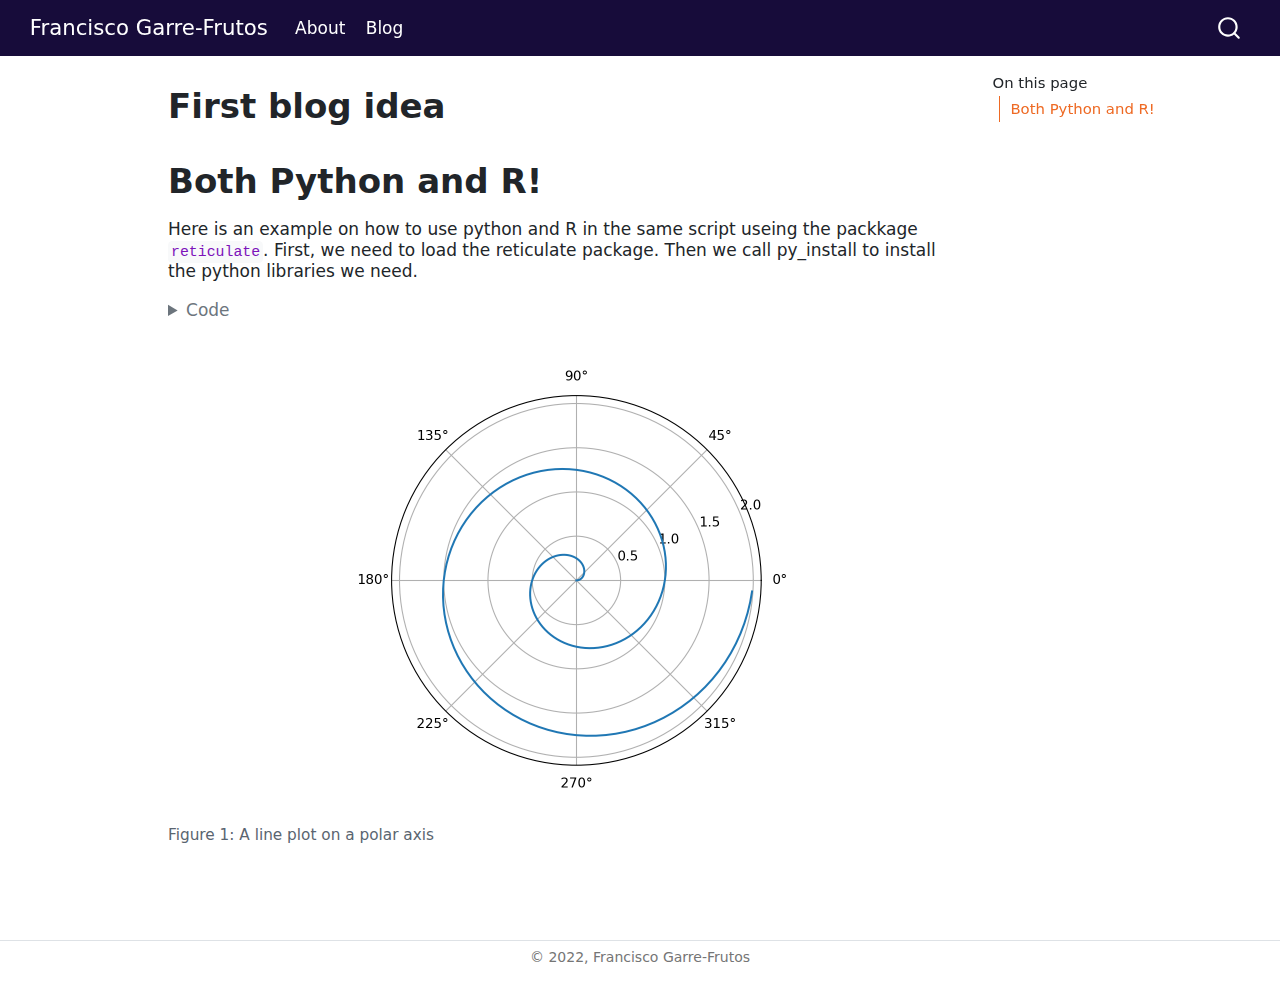
<file: docs/file.html>
<!DOCTYPE html>
<html xmlns="http://www.w3.org/1999/xhtml" lang="en" xml:lang="en"><head>

<meta charset="utf-8">
<meta name="generator" content="quarto-1.2.269">

<meta name="viewport" content="width=device-width, initial-scale=1.0, user-scalable=yes">


<title>Francisco Garre-Frutos - First blog idea</title>
<style>
code{white-space: pre-wrap;}
span.smallcaps{font-variant: small-caps;}
div.columns{display: flex; gap: min(4vw, 1.5em);}
div.column{flex: auto; overflow-x: auto;}
div.hanging-indent{margin-left: 1.5em; text-indent: -1.5em;}
ul.task-list{list-style: none;}
ul.task-list li input[type="checkbox"] {
  width: 0.8em;
  margin: 0 0.8em 0.2em -1.6em;
  vertical-align: middle;
}
pre > code.sourceCode { white-space: pre; position: relative; }
pre > code.sourceCode > span { display: inline-block; line-height: 1.25; }
pre > code.sourceCode > span:empty { height: 1.2em; }
.sourceCode { overflow: visible; }
code.sourceCode > span { color: inherit; text-decoration: inherit; }
div.sourceCode { margin: 1em 0; }
pre.sourceCode { margin: 0; }
@media screen {
div.sourceCode { overflow: auto; }
}
@media print {
pre > code.sourceCode { white-space: pre-wrap; }
pre > code.sourceCode > span { text-indent: -5em; padding-left: 5em; }
}
pre.numberSource code
  { counter-reset: source-line 0; }
pre.numberSource code > span
  { position: relative; left: -4em; counter-increment: source-line; }
pre.numberSource code > span > a:first-child::before
  { content: counter(source-line);
    position: relative; left: -1em; text-align: right; vertical-align: baseline;
    border: none; display: inline-block;
    -webkit-touch-callout: none; -webkit-user-select: none;
    -khtml-user-select: none; -moz-user-select: none;
    -ms-user-select: none; user-select: none;
    padding: 0 4px; width: 4em;
    color: #aaaaaa;
  }
pre.numberSource { margin-left: 3em; border-left: 1px solid #aaaaaa;  padding-left: 4px; }
div.sourceCode
  {   }
@media screen {
pre > code.sourceCode > span > a:first-child::before { text-decoration: underline; }
}
code span.al { color: #ff0000; font-weight: bold; } /* Alert */
code span.an { color: #60a0b0; font-weight: bold; font-style: italic; } /* Annotation */
code span.at { color: #7d9029; } /* Attribute */
code span.bn { color: #40a070; } /* BaseN */
code span.bu { color: #008000; } /* BuiltIn */
code span.cf { color: #007020; font-weight: bold; } /* ControlFlow */
code span.ch { color: #4070a0; } /* Char */
code span.cn { color: #880000; } /* Constant */
code span.co { color: #60a0b0; font-style: italic; } /* Comment */
code span.cv { color: #60a0b0; font-weight: bold; font-style: italic; } /* CommentVar */
code span.do { color: #ba2121; font-style: italic; } /* Documentation */
code span.dt { color: #902000; } /* DataType */
code span.dv { color: #40a070; } /* DecVal */
code span.er { color: #ff0000; font-weight: bold; } /* Error */
code span.ex { } /* Extension */
code span.fl { color: #40a070; } /* Float */
code span.fu { color: #06287e; } /* Function */
code span.im { color: #008000; font-weight: bold; } /* Import */
code span.in { color: #60a0b0; font-weight: bold; font-style: italic; } /* Information */
code span.kw { color: #007020; font-weight: bold; } /* Keyword */
code span.op { color: #666666; } /* Operator */
code span.ot { color: #007020; } /* Other */
code span.pp { color: #bc7a00; } /* Preprocessor */
code span.sc { color: #4070a0; } /* SpecialChar */
code span.ss { color: #bb6688; } /* SpecialString */
code span.st { color: #4070a0; } /* String */
code span.va { color: #19177c; } /* Variable */
code span.vs { color: #4070a0; } /* VerbatimString */
code span.wa { color: #60a0b0; font-weight: bold; font-style: italic; } /* Warning */
</style>


<script src="site_libs/quarto-nav/quarto-nav.js"></script>
<script src="site_libs/quarto-nav/headroom.min.js"></script>
<script src="site_libs/clipboard/clipboard.min.js"></script>
<script src="site_libs/quarto-search/autocomplete.umd.js"></script>
<script src="site_libs/quarto-search/fuse.min.js"></script>
<script src="site_libs/quarto-search/quarto-search.js"></script>
<meta name="quarto:offset" content="./">
<link href="./source/favicon-32.png" rel="icon" type="image/png">
<script src="site_libs/quarto-html/quarto.js"></script>
<script src="site_libs/quarto-html/popper.min.js"></script>
<script src="site_libs/quarto-html/tippy.umd.min.js"></script>
<script src="site_libs/quarto-html/anchor.min.js"></script>
<link href="site_libs/quarto-html/tippy.css" rel="stylesheet">
<link href="site_libs/quarto-html/quarto-syntax-highlighting.css" rel="stylesheet" id="quarto-text-highlighting-styles">
<script src="site_libs/bootstrap/bootstrap.min.js"></script>
<link href="site_libs/bootstrap/bootstrap-icons.css" rel="stylesheet">
<link href="site_libs/bootstrap/bootstrap.min.css" rel="stylesheet" id="quarto-bootstrap" data-mode="light">
<script id="quarto-search-options" type="application/json">{
  "location": "navbar",
  "copy-button": false,
  "collapse-after": 3,
  "panel-placement": "end",
  "type": "overlay",
  "limit": 20,
  "language": {
    "search-no-results-text": "No results",
    "search-matching-documents-text": "matching documents",
    "search-copy-link-title": "Copy link to search",
    "search-hide-matches-text": "Hide additional matches",
    "search-more-match-text": "more match in this document",
    "search-more-matches-text": "more matches in this document",
    "search-clear-button-title": "Clear",
    "search-detached-cancel-button-title": "Cancel",
    "search-submit-button-title": "Submit"
  }
}</script>


</head>

<body class="nav-fixed">

<div id="quarto-search-results"></div>
  <header id="quarto-header" class="headroom fixed-top">
    <nav class="navbar navbar-expand-lg navbar-dark ">
      <div class="navbar-container container-fluid">
      <div class="navbar-brand-container">
    <a class="navbar-brand" href="./index.html">
    <span class="navbar-title">Francisco Garre-Frutos</span>
    </a>
  </div>
          <button class="navbar-toggler" type="button" data-bs-toggle="collapse" data-bs-target="#navbarCollapse" aria-controls="navbarCollapse" aria-expanded="false" aria-label="Toggle navigation" onclick="if (window.quartoToggleHeadroom) { window.quartoToggleHeadroom(); }">
  <span class="navbar-toggler-icon"></span>
</button>
          <div class="collapse navbar-collapse" id="navbarCollapse">
            <ul class="navbar-nav navbar-nav-scroll me-auto">
  <li class="nav-item">
    <a class="nav-link" href="./index.html">
 <span class="menu-text">About</span></a>
  </li>  
  <li class="nav-item">
    <a class="nav-link" href="./posts.html">
 <span class="menu-text">Blog</span></a>
  </li>  
</ul>
              <div id="quarto-search" class="" title="Search"></div>
          </div> <!-- /navcollapse -->
      </div> <!-- /container-fluid -->
    </nav>
</header>
<!-- content -->
<div id="quarto-content" class="quarto-container page-columns page-rows-contents page-layout-article page-navbar">
<!-- sidebar -->
<!-- margin-sidebar -->
    <div id="quarto-margin-sidebar" class="sidebar margin-sidebar">
        <nav id="TOC" role="doc-toc" class="toc-active">
    <h2 id="toc-title">On this page</h2>
   
  <ul>
  <li><a href="#both-python-and-r" id="toc-both-python-and-r" class="nav-link active" data-scroll-target="#both-python-and-r">Both Python and R!</a></li>
  </ul>
</nav>
    </div>
<!-- main -->
<main class="content" id="quarto-document-content">

<header id="title-block-header" class="quarto-title-block default">
<div class="quarto-title">
<h1 class="title">First blog idea</h1>
</div>



<div class="quarto-title-meta">

    
  
    
  </div>
  

</header>

<section id="both-python-and-r" class="level1">
<h1>Both Python and R!</h1>
<p>Here is an example on how to use python and R in the same script useing the packkage <code>reticulate</code>. First, we need to load the reticulate package. Then we call py_install to install the python libraries we need.</p>
<div class="cell">

</div>
<div class="cell">
<details>
<summary>Code</summary>
<div class="sourceCode cell-code" id="cb1"><pre class="sourceCode python code-with-copy"><code class="sourceCode python"><span id="cb1-1"><a href="#cb1-1" aria-hidden="true" tabindex="-1"></a><span class="im">import</span> numpy <span class="im">as</span> np</span>
<span id="cb1-2"><a href="#cb1-2" aria-hidden="true" tabindex="-1"></a><span class="im">import</span> matplotlib.pyplot <span class="im">as</span> plt</span>
<span id="cb1-3"><a href="#cb1-3" aria-hidden="true" tabindex="-1"></a></span>
<span id="cb1-4"><a href="#cb1-4" aria-hidden="true" tabindex="-1"></a>r <span class="op">=</span> np.arange(<span class="dv">0</span>, <span class="dv">2</span>, <span class="fl">0.01</span>)</span>
<span id="cb1-5"><a href="#cb1-5" aria-hidden="true" tabindex="-1"></a>theta <span class="op">=</span> <span class="dv">2</span> <span class="op">*</span> np.pi <span class="op">*</span> r</span>
<span id="cb1-6"><a href="#cb1-6" aria-hidden="true" tabindex="-1"></a>fig, ax <span class="op">=</span> plt.subplots(</span>
<span id="cb1-7"><a href="#cb1-7" aria-hidden="true" tabindex="-1"></a>  subplot_kw <span class="op">=</span> {<span class="st">'projection'</span>: <span class="st">'polar'</span>} </span>
<span id="cb1-8"><a href="#cb1-8" aria-hidden="true" tabindex="-1"></a>)</span>
<span id="cb1-9"><a href="#cb1-9" aria-hidden="true" tabindex="-1"></a>ax.plot(theta, r)</span>
<span id="cb1-10"><a href="#cb1-10" aria-hidden="true" tabindex="-1"></a>ax.set_rticks([<span class="fl">0.5</span>, <span class="dv">1</span>, <span class="fl">1.5</span>, <span class="dv">2</span>])</span>
<span id="cb1-11"><a href="#cb1-11" aria-hidden="true" tabindex="-1"></a>ax.grid(<span class="va">True</span>)</span>
<span id="cb1-12"><a href="#cb1-12" aria-hidden="true" tabindex="-1"></a>plt.show()</span></code><button title="Copy to Clipboard" class="code-copy-button"><i class="bi"></i></button></pre></div>
</details>
<div class="cell-output-display">
<div id="fig-polar" class="quarto-figure quarto-figure-center anchored">
<figure class="figure">
<p><img src="file_files/figure-html/fig-polar-1.png" class="img-fluid figure-img" width="672"></p>
<p></p><figcaption class="figure-caption">Figure&nbsp;1: A line plot on a polar axis</figcaption><p></p>
</figure>
</div>
</div>
</div>


</section>

</main> <!-- /main -->
<script id="quarto-html-after-body" type="application/javascript">
window.document.addEventListener("DOMContentLoaded", function (event) {
  const toggleBodyColorMode = (bsSheetEl) => {
    const mode = bsSheetEl.getAttribute("data-mode");
    const bodyEl = window.document.querySelector("body");
    if (mode === "dark") {
      bodyEl.classList.add("quarto-dark");
      bodyEl.classList.remove("quarto-light");
    } else {
      bodyEl.classList.add("quarto-light");
      bodyEl.classList.remove("quarto-dark");
    }
  }
  const toggleBodyColorPrimary = () => {
    const bsSheetEl = window.document.querySelector("link#quarto-bootstrap");
    if (bsSheetEl) {
      toggleBodyColorMode(bsSheetEl);
    }
  }
  toggleBodyColorPrimary();  
  const icon = "";
  const anchorJS = new window.AnchorJS();
  anchorJS.options = {
    placement: 'right',
    icon: icon
  };
  anchorJS.add('.anchored');
  const clipboard = new window.ClipboardJS('.code-copy-button', {
    target: function(trigger) {
      return trigger.previousElementSibling;
    }
  });
  clipboard.on('success', function(e) {
    // button target
    const button = e.trigger;
    // don't keep focus
    button.blur();
    // flash "checked"
    button.classList.add('code-copy-button-checked');
    var currentTitle = button.getAttribute("title");
    button.setAttribute("title", "Copied!");
    let tooltip;
    if (window.bootstrap) {
      button.setAttribute("data-bs-toggle", "tooltip");
      button.setAttribute("data-bs-placement", "left");
      button.setAttribute("data-bs-title", "Copied!");
      tooltip = new bootstrap.Tooltip(button, 
        { trigger: "manual", 
          customClass: "code-copy-button-tooltip",
          offset: [0, -8]});
      tooltip.show();    
    }
    setTimeout(function() {
      if (tooltip) {
        tooltip.hide();
        button.removeAttribute("data-bs-title");
        button.removeAttribute("data-bs-toggle");
        button.removeAttribute("data-bs-placement");
      }
      button.setAttribute("title", currentTitle);
      button.classList.remove('code-copy-button-checked');
    }, 1000);
    // clear code selection
    e.clearSelection();
  });
  function tippyHover(el, contentFn) {
    const config = {
      allowHTML: true,
      content: contentFn,
      maxWidth: 500,
      delay: 100,
      arrow: false,
      appendTo: function(el) {
          return el.parentElement;
      },
      interactive: true,
      interactiveBorder: 10,
      theme: 'quarto',
      placement: 'bottom-start'
    };
    window.tippy(el, config); 
  }
  const noterefs = window.document.querySelectorAll('a[role="doc-noteref"]');
  for (var i=0; i<noterefs.length; i++) {
    const ref = noterefs[i];
    tippyHover(ref, function() {
      // use id or data attribute instead here
      let href = ref.getAttribute('data-footnote-href') || ref.getAttribute('href');
      try { href = new URL(href).hash; } catch {}
      const id = href.replace(/^#\/?/, "");
      const note = window.document.getElementById(id);
      return note.innerHTML;
    });
  }
  const findCites = (el) => {
    const parentEl = el.parentElement;
    if (parentEl) {
      const cites = parentEl.dataset.cites;
      if (cites) {
        return {
          el,
          cites: cites.split(' ')
        };
      } else {
        return findCites(el.parentElement)
      }
    } else {
      return undefined;
    }
  };
  var bibliorefs = window.document.querySelectorAll('a[role="doc-biblioref"]');
  for (var i=0; i<bibliorefs.length; i++) {
    const ref = bibliorefs[i];
    const citeInfo = findCites(ref);
    if (citeInfo) {
      tippyHover(citeInfo.el, function() {
        var popup = window.document.createElement('div');
        citeInfo.cites.forEach(function(cite) {
          var citeDiv = window.document.createElement('div');
          citeDiv.classList.add('hanging-indent');
          citeDiv.classList.add('csl-entry');
          var biblioDiv = window.document.getElementById('ref-' + cite);
          if (biblioDiv) {
            citeDiv.innerHTML = biblioDiv.innerHTML;
          }
          popup.appendChild(citeDiv);
        });
        return popup.innerHTML;
      });
    }
  }
});
</script>
</div> <!-- /content -->
<footer class="footer">
  <div class="nav-footer">
      <div class="nav-footer-center"><span class="faux-block">© 2022, Francisco Garre-Frutos</span></div>
  </div>
</footer>



</body></html>
</file>
<file: _site/site_libs/quarto-html/tippy.css>
.tippy-box[data-animation=fade][data-state=hidden]{opacity:0}[data-tippy-root]{max-width:calc(100vw - 10px)}.tippy-box{position:relative;background-color:#333;color:#fff;border-radius:4px;font-size:14px;line-height:1.4;white-space:normal;outline:0;transition-property:transform,visibility,opacity}.tippy-box[data-placement^=top]>.tippy-arrow{bottom:0}.tippy-box[data-placement^=top]>.tippy-arrow:before{bottom:-7px;left:0;border-width:8px 8px 0;border-top-color:initial;transform-origin:center top}.tippy-box[data-placement^=bottom]>.tippy-arrow{top:0}.tippy-box[data-placement^=bottom]>.tippy-arrow:before{top:-7px;left:0;border-width:0 8px 8px;border-bottom-color:initial;transform-origin:center bottom}.tippy-box[data-placement^=left]>.tippy-arrow{right:0}.tippy-box[data-placement^=left]>.tippy-arrow:before{border-width:8px 0 8px 8px;border-left-color:initial;right:-7px;transform-origin:center left}.tippy-box[data-placement^=right]>.tippy-arrow{left:0}.tippy-box[data-placement^=right]>.tippy-arrow:before{left:-7px;border-width:8px 8px 8px 0;border-right-color:initial;transform-origin:center right}.tippy-box[data-inertia][data-state=visible]{transition-timing-function:cubic-bezier(.54,1.5,.38,1.11)}.tippy-arrow{width:16px;height:16px;color:#333}.tippy-arrow:before{content:"";position:absolute;border-color:transparent;border-style:solid}.tippy-content{position:relative;padding:5px 9px;z-index:1}
</file>
<file: _site/site_libs/quarto-html/quarto-syntax-highlighting.css>
/* quarto syntax highlight colors */
:root {
  --quarto-hl-ot-color: #003B4F;
  --quarto-hl-at-color: #657422;
  --quarto-hl-ss-color: #20794D;
  --quarto-hl-an-color: #5E5E5E;
  --quarto-hl-fu-color: #4758AB;
  --quarto-hl-st-color: #20794D;
  --quarto-hl-cf-color: #003B4F;
  --quarto-hl-op-color: #5E5E5E;
  --quarto-hl-er-color: #AD0000;
  --quarto-hl-bn-color: #AD0000;
  --quarto-hl-al-color: #AD0000;
  --quarto-hl-va-color: #111111;
  --quarto-hl-bu-color: inherit;
  --quarto-hl-ex-color: inherit;
  --quarto-hl-pp-color: #AD0000;
  --quarto-hl-in-color: #5E5E5E;
  --quarto-hl-vs-color: #20794D;
  --quarto-hl-wa-color: #5E5E5E;
  --quarto-hl-do-color: #5E5E5E;
  --quarto-hl-im-color: #00769E;
  --quarto-hl-ch-color: #20794D;
  --quarto-hl-dt-color: #AD0000;
  --quarto-hl-fl-color: #AD0000;
  --quarto-hl-co-color: #5E5E5E;
  --quarto-hl-cv-color: #5E5E5E;
  --quarto-hl-cn-color: #8f5902;
  --quarto-hl-sc-color: #5E5E5E;
  --quarto-hl-dv-color: #AD0000;
  --quarto-hl-kw-color: #003B4F;
}

/* other quarto variables */
:root {
  --quarto-font-monospace: SFMono-Regular, Menlo, Monaco, Consolas, "Liberation Mono", "Courier New", monospace;
}

pre > code.sourceCode > span {
  color: #003B4F;
}

code span {
  color: #003B4F;
}

code.sourceCode > span {
  color: #003B4F;
}

div.sourceCode,
div.sourceCode pre.sourceCode {
  color: #003B4F;
}

code span.ot {
  color: #003B4F;
}

code span.at {
  color: #657422;
}

code span.ss {
  color: #20794D;
}

code span.an {
  color: #5E5E5E;
}

code span.fu {
  color: #4758AB;
}

code span.st {
  color: #20794D;
}

code span.cf {
  color: #003B4F;
}

code span.op {
  color: #5E5E5E;
}

code span.er {
  color: #AD0000;
}

code span.bn {
  color: #AD0000;
}

code span.al {
  color: #AD0000;
}

code span.va {
  color: #111111;
}

code span.pp {
  color: #AD0000;
}

code span.in {
  color: #5E5E5E;
}

code span.vs {
  color: #20794D;
}

code span.wa {
  color: #5E5E5E;
  font-style: italic;
}

code span.do {
  color: #5E5E5E;
  font-style: italic;
}

code span.im {
  color: #00769E;
}

code span.ch {
  color: #20794D;
}

code span.dt {
  color: #AD0000;
}

code span.fl {
  color: #AD0000;
}

code span.co {
  color: #5E5E5E;
}

code span.cv {
  color: #5E5E5E;
  font-style: italic;
}

code span.cn {
  color: #8f5902;
}

code span.sc {
  color: #5E5E5E;
}

code span.dv {
  color: #AD0000;
}

code span.kw {
  color: #003B4F;
}

.prevent-inlining {
  content: "</";
}

/*# sourceMappingURL=debc5d5d77c3f9108843748ff7464032.css.map */
</file>
<file: _site/styles.css>
/* css styles */
</file>
<file: docs/site_libs/quarto-html/tippy.css>
.tippy-box[data-animation=fade][data-state=hidden]{opacity:0}[data-tippy-root]{max-width:calc(100vw - 10px)}.tippy-box{position:relative;background-color:#333;color:#fff;border-radius:4px;font-size:14px;line-height:1.4;white-space:normal;outline:0;transition-property:transform,visibility,opacity}.tippy-box[data-placement^=top]>.tippy-arrow{bottom:0}.tippy-box[data-placement^=top]>.tippy-arrow:before{bottom:-7px;left:0;border-width:8px 8px 0;border-top-color:initial;transform-origin:center top}.tippy-box[data-placement^=bottom]>.tippy-arrow{top:0}.tippy-box[data-placement^=bottom]>.tippy-arrow:before{top:-7px;left:0;border-width:0 8px 8px;border-bottom-color:initial;transform-origin:center bottom}.tippy-box[data-placement^=left]>.tippy-arrow{right:0}.tippy-box[data-placement^=left]>.tippy-arrow:before{border-width:8px 0 8px 8px;border-left-color:initial;right:-7px;transform-origin:center left}.tippy-box[data-placement^=right]>.tippy-arrow{left:0}.tippy-box[data-placement^=right]>.tippy-arrow:before{left:-7px;border-width:8px 8px 8px 0;border-right-color:initial;transform-origin:center right}.tippy-box[data-inertia][data-state=visible]{transition-timing-function:cubic-bezier(.54,1.5,.38,1.11)}.tippy-arrow{width:16px;height:16px;color:#333}.tippy-arrow:before{content:"";position:absolute;border-color:transparent;border-style:solid}.tippy-content{position:relative;padding:5px 9px;z-index:1}
</file>
<file: docs/site_libs/quarto-html/quarto-syntax-highlighting.css>
/* quarto syntax highlight colors */
:root {
  --quarto-hl-ot-color: #003B4F;
  --quarto-hl-at-color: #657422;
  --quarto-hl-ss-color: #20794D;
  --quarto-hl-an-color: #5E5E5E;
  --quarto-hl-fu-color: #4758AB;
  --quarto-hl-st-color: #20794D;
  --quarto-hl-cf-color: #003B4F;
  --quarto-hl-op-color: #5E5E5E;
  --quarto-hl-er-color: #AD0000;
  --quarto-hl-bn-color: #AD0000;
  --quarto-hl-al-color: #AD0000;
  --quarto-hl-va-color: #111111;
  --quarto-hl-bu-color: inherit;
  --quarto-hl-ex-color: inherit;
  --quarto-hl-pp-color: #AD0000;
  --quarto-hl-in-color: #5E5E5E;
  --quarto-hl-vs-color: #20794D;
  --quarto-hl-wa-color: #5E5E5E;
  --quarto-hl-do-color: #5E5E5E;
  --quarto-hl-im-color: #00769E;
  --quarto-hl-ch-color: #20794D;
  --quarto-hl-dt-color: #AD0000;
  --quarto-hl-fl-color: #AD0000;
  --quarto-hl-co-color: #5E5E5E;
  --quarto-hl-cv-color: #5E5E5E;
  --quarto-hl-cn-color: #8f5902;
  --quarto-hl-sc-color: #5E5E5E;
  --quarto-hl-dv-color: #AD0000;
  --quarto-hl-kw-color: #003B4F;
}

/* other quarto variables */
:root {
  --quarto-font-monospace: SFMono-Regular, Menlo, Monaco, Consolas, "Liberation Mono", "Courier New", monospace;
}

pre > code.sourceCode > span {
  color: #003B4F;
}

code span {
  color: #003B4F;
}

code.sourceCode > span {
  color: #003B4F;
}

div.sourceCode,
div.sourceCode pre.sourceCode {
  color: #003B4F;
}

code span.ot {
  color: #003B4F;
}

code span.at {
  color: #657422;
}

code span.ss {
  color: #20794D;
}

code span.an {
  color: #5E5E5E;
}

code span.fu {
  color: #4758AB;
}

code span.st {
  color: #20794D;
}

code span.cf {
  color: #003B4F;
}

code span.op {
  color: #5E5E5E;
}

code span.er {
  color: #AD0000;
}

code span.bn {
  color: #AD0000;
}

code span.al {
  color: #AD0000;
}

code span.va {
  color: #111111;
}

code span.pp {
  color: #AD0000;
}

code span.in {
  color: #5E5E5E;
}

code span.vs {
  color: #20794D;
}

code span.wa {
  color: #5E5E5E;
  font-style: italic;
}

code span.do {
  color: #5E5E5E;
  font-style: italic;
}

code span.im {
  color: #00769E;
}

code span.ch {
  color: #20794D;
}

code span.dt {
  color: #AD0000;
}

code span.fl {
  color: #AD0000;
}

code span.co {
  color: #5E5E5E;
}

code span.cv {
  color: #5E5E5E;
  font-style: italic;
}

code span.cn {
  color: #8f5902;
}

code span.sc {
  color: #5E5E5E;
}

code span.dv {
  color: #AD0000;
}

code span.kw {
  color: #003B4F;
}

.prevent-inlining {
  content: "</";
}

/*# sourceMappingURL=debc5d5d77c3f9108843748ff7464032.css.map */
</file>
<file: docs/site_libs/quarto-html/quarto-syntax-highlighting-dark.css>
/* quarto syntax highlight colors */
:root {
  --quarto-hl-al-color: #ff3333;
  --quarto-hl-an-color: #e6b673;
  --quarto-hl-at-color: #59c2ff;
  --quarto-hl-bn-color: #e6b450;
  --quarto-hl-bu-color: #95e6cb;
  --quarto-hl-ch-color: #95e6cb;
  --quarto-hl-co-color: #626a73;
  --quarto-hl-cv-color: #ffee99;
  --quarto-hl-cn-color: #ffee99;
  --quarto-hl-cf-color: #ff8f40;
  --quarto-hl-dt-color: #ff8f40;
  --quarto-hl-dv-color: #e6b450;
  --quarto-hl-do-color: #626a73;
  --quarto-hl-er-color: #ff3333;
  --quarto-hl-ex-color: #59c2ff;
  --quarto-hl-fl-color: #e6b450;
  --quarto-hl-fu-color: #ffb454;
  --quarto-hl-im-color: #c2d94c;
  --quarto-hl-in-color: #e6b450;
  --quarto-hl-kw-color: #ff8f40;
  --quarto-hl-op-color: #f29668;
  --quarto-hl-pp-color: #f07178;
  --quarto-hl-re-color: #59c2ff;
  --quarto-hl-sc-color: #95e6cb;
  --quarto-hl-ss-color: #95e6cb;
  --quarto-hl-st-color: #c2d94c;
  --quarto-hl-va-color: #39bae6;
  --quarto-hl-vs-color: #c2d94c;
  --quarto-hl-wa-color: #f07178;
}

/* other quarto variables */
:root {
  --quarto-font-monospace: SFMono-Regular, Menlo, Monaco, Consolas, "Liberation Mono", "Courier New", monospace;
}

code span.al {
  background-color: #2a0f15;
  font-weight: bold;
  color: #ff3333;
}

code span.an {
  color: #e6b673;
}

code span.at {
  color: #59c2ff;
}

code span.bn {
  color: #e6b450;
}

code span.bu {
  color: #95e6cb;
}

code span.ch {
  color: #95e6cb;
}

code span.co {
  font-style: italic;
  color: #626a73;
}

code span.cv {
  color: #ffee99;
}

code span.cn {
  color: #ffee99;
}

code span.cf {
  font-weight: bold;
  color: #ff8f40;
}

code span.dt {
  color: #ff8f40;
}

code span.dv {
  color: #e6b450;
}

code span.do {
  color: #626a73;
}

code span.er {
  color: #ff3333;
  text-decoration: underline;
}

code span.ex {
  font-weight: bold;
  color: #59c2ff;
}

code span.fl {
  color: #e6b450;
}

code span.fu {
  color: #ffb454;
}

code span.im {
  color: #c2d94c;
}

code span.in {
  color: #e6b450;
}

code span.kw {
  font-weight: bold;
  color: #ff8f40;
}

pre > code.sourceCode > span {
  color: #b3b1ad;
}

code span {
  color: #b3b1ad;
}

code.sourceCode > span {
  color: #b3b1ad;
}

div.sourceCode,
div.sourceCode pre.sourceCode {
  color: #b3b1ad;
}

code span.op {
  color: #f29668;
}

code span.pp {
  color: #f07178;
}

code span.re {
  background-color: #173649;
  color: #59c2ff;
}

code span.sc {
  color: #95e6cb;
}

code span.ss {
  color: #95e6cb;
}

code span.st {
  color: #c2d94c;
}

code span.va {
  color: #39bae6;
}

code span.vs {
  color: #c2d94c;
}

code span.wa {
  color: #f07178;
}

.prevent-inlining {
  content: "</";
}

/*# sourceMappingURL=935a306eefa94366c21e1a970dddb765.css.map */
</file>
<file: docs/site_libs/quarto-contrib/fontawesome6-0.1.0/latex-fontsize.css>
.fa-tiny {
  font-size: 0.5em;
}
.fa-scriptsize {
  font-size: 0.7em;
}
.fa-footnotesize {
  font-size: 0.8em;
}
.fa-small {
  font-size: 0.9em;
}
.fa-normalsize {
  font-size: 1em;
}
.fa-large {
  font-size: 1.2em;
}
.fa-Large {
  font-size: 1.5em;
}
.fa-LARGE {
  font-size: 1.75em;
}
.fa-huge {
  font-size: 2em;
}
.fa-Huge {
  font-size: 2.5em;
}
</file>
